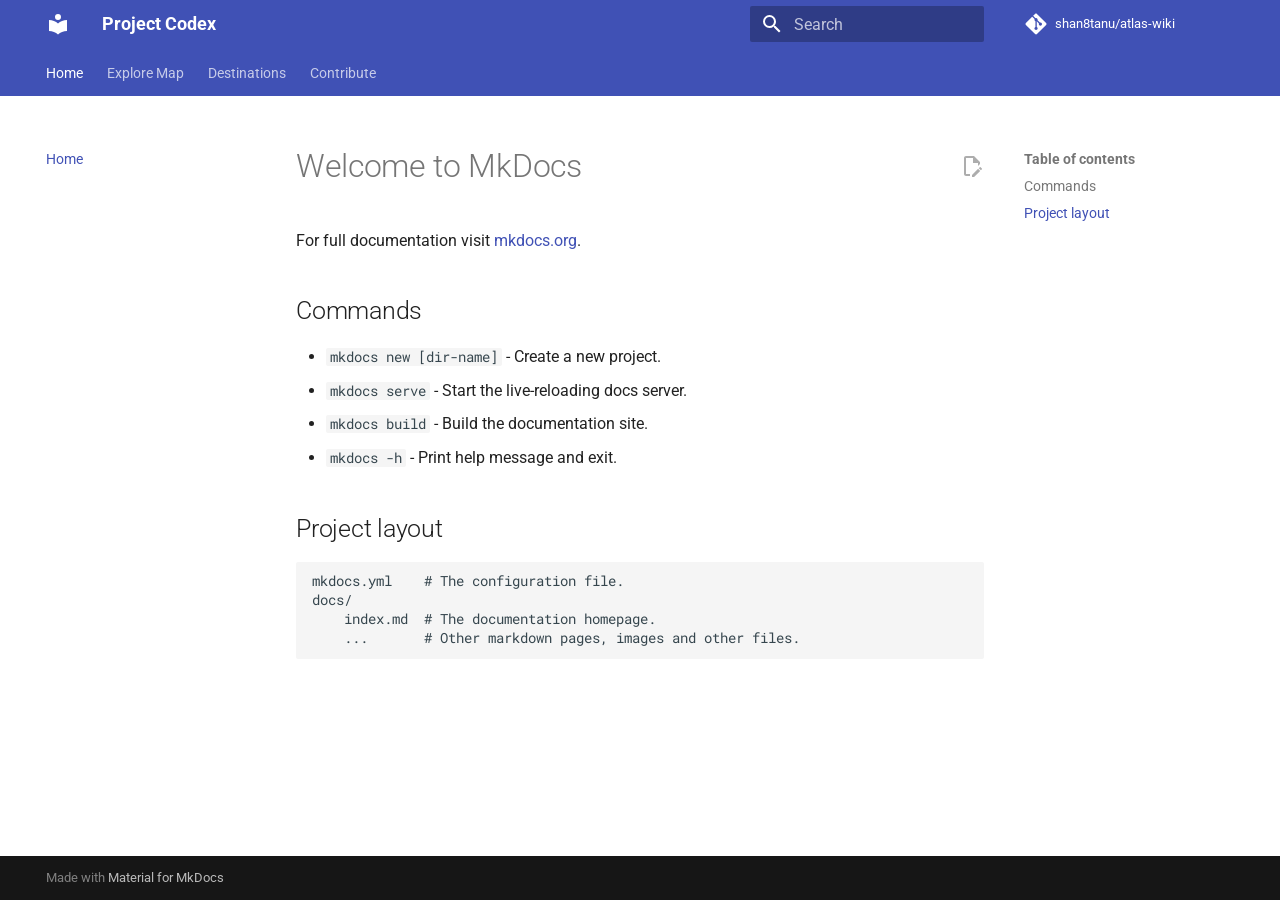
<file: index.html>
<!doctype html>
<html lang="en" class="no-js">
  <head>
    
      <meta charset="utf-8">
      <meta name="viewport" content="width=device-width,initial-scale=1">
      
        <meta name="description" content="The verifiable visa database for Indian citizens.">
      
      
      
      
      
        <link rel="next" href="map/">
      
      
        
      
      
      <link rel="icon" href="assets/images/favicon.png">
      <meta name="generator" content="mkdocs-1.6.1, mkdocs-material-9.7.3">
    
    
      
        <title>Project Codex</title>
      
    
    
      <link rel="stylesheet" href="assets/stylesheets/main.484c7ddc.min.css">
      
      


    
    
      
    
    
      
        
        
        <link rel="preconnect" href="https://fonts.gstatic.com" crossorigin>
        <link rel="stylesheet" href="https://fonts.googleapis.com/css?family=Roboto:300,300i,400,400i,700,700i%7CRoboto+Mono:400,400i,700,700i&display=fallback">
        <style>:root{--md-text-font:"Roboto";--md-code-font:"Roboto Mono"}</style>
      
    
    
      <link rel="stylesheet" href="stylesheets/map.css">
    
    <script>__md_scope=new URL(".",location),__md_hash=e=>[...e].reduce(((e,_)=>(e<<5)-e+_.charCodeAt(0)),0),__md_get=(e,_=localStorage,t=__md_scope)=>JSON.parse(_.getItem(t.pathname+"."+e)),__md_set=(e,_,t=localStorage,a=__md_scope)=>{try{t.setItem(a.pathname+"."+e,JSON.stringify(_))}catch(e){}}</script>
    
      

    
    
  </head>
  
  
    <body dir="ltr">
  
    
    <input class="md-toggle" data-md-toggle="drawer" type="checkbox" id="__drawer" autocomplete="off">
    <input class="md-toggle" data-md-toggle="search" type="checkbox" id="__search" autocomplete="off">
    <label class="md-overlay" for="__drawer"></label>
    <div data-md-component="skip">
      
        
        <a href="#welcome-to-mkdocs" class="md-skip">
          Skip to content
        </a>
      
    </div>
    <div data-md-component="announce">
      
    </div>
    
    
      

<header class="md-header" data-md-component="header">
  <nav class="md-header__inner md-grid" aria-label="Header">
    <a href="." title="Project Codex" class="md-header__button md-logo" aria-label="Project Codex" data-md-component="logo">
      
  
  <svg xmlns="http://www.w3.org/2000/svg" viewBox="0 0 24 24"><path d="M12 8a3 3 0 0 0 3-3 3 3 0 0 0-3-3 3 3 0 0 0-3 3 3 3 0 0 0 3 3m0 3.54C9.64 9.35 6.5 8 3 8v11c3.5 0 6.64 1.35 9 3.54 2.36-2.19 5.5-3.54 9-3.54V8c-3.5 0-6.64 1.35-9 3.54"/></svg>

    </a>
    <label class="md-header__button md-icon" for="__drawer">
      
      <svg xmlns="http://www.w3.org/2000/svg" viewBox="0 0 24 24"><path d="M3 6h18v2H3zm0 5h18v2H3zm0 5h18v2H3z"/></svg>
    </label>
    <div class="md-header__title" data-md-component="header-title">
      <div class="md-header__ellipsis">
        <div class="md-header__topic">
          <span class="md-ellipsis">
            Project Codex
          </span>
        </div>
        <div class="md-header__topic" data-md-component="header-topic">
          <span class="md-ellipsis">
            
              Home
            
          </span>
        </div>
      </div>
    </div>
    
    
      <script>var palette=__md_get("__palette");if(palette&&palette.color){if("(prefers-color-scheme)"===palette.color.media){var media=matchMedia("(prefers-color-scheme: light)"),input=document.querySelector(media.matches?"[data-md-color-media='(prefers-color-scheme: light)']":"[data-md-color-media='(prefers-color-scheme: dark)']");palette.color.media=input.getAttribute("data-md-color-media"),palette.color.scheme=input.getAttribute("data-md-color-scheme"),palette.color.primary=input.getAttribute("data-md-color-primary"),palette.color.accent=input.getAttribute("data-md-color-accent")}for(var[key,value]of Object.entries(palette.color))document.body.setAttribute("data-md-color-"+key,value)}</script>
    
    
    
      
      
        <label class="md-header__button md-icon" for="__search">
          
          <svg xmlns="http://www.w3.org/2000/svg" viewBox="0 0 24 24"><path d="M9.5 3A6.5 6.5 0 0 1 16 9.5c0 1.61-.59 3.09-1.56 4.23l.27.27h.79l5 5-1.5 1.5-5-5v-.79l-.27-.27A6.52 6.52 0 0 1 9.5 16 6.5 6.5 0 0 1 3 9.5 6.5 6.5 0 0 1 9.5 3m0 2C7 5 5 7 5 9.5S7 14 9.5 14 14 12 14 9.5 12 5 9.5 5"/></svg>
        </label>
        <div class="md-search" data-md-component="search" role="dialog">
  <label class="md-search__overlay" for="__search"></label>
  <div class="md-search__inner" role="search">
    <form class="md-search__form" name="search">
      <input type="text" class="md-search__input" name="query" aria-label="Search" placeholder="Search" autocapitalize="off" autocorrect="off" autocomplete="off" spellcheck="false" data-md-component="search-query" required>
      <label class="md-search__icon md-icon" for="__search">
        
        <svg xmlns="http://www.w3.org/2000/svg" viewBox="0 0 24 24"><path d="M9.5 3A6.5 6.5 0 0 1 16 9.5c0 1.61-.59 3.09-1.56 4.23l.27.27h.79l5 5-1.5 1.5-5-5v-.79l-.27-.27A6.52 6.52 0 0 1 9.5 16 6.5 6.5 0 0 1 3 9.5 6.5 6.5 0 0 1 9.5 3m0 2C7 5 5 7 5 9.5S7 14 9.5 14 14 12 14 9.5 12 5 9.5 5"/></svg>
        
        <svg xmlns="http://www.w3.org/2000/svg" viewBox="0 0 24 24"><path d="M20 11v2H8l5.5 5.5-1.42 1.42L4.16 12l7.92-7.92L13.5 5.5 8 11z"/></svg>
      </label>
      <nav class="md-search__options" aria-label="Search">
        
        <button type="reset" class="md-search__icon md-icon" title="Clear" aria-label="Clear" tabindex="-1">
          
          <svg xmlns="http://www.w3.org/2000/svg" viewBox="0 0 24 24"><path d="M19 6.41 17.59 5 12 10.59 6.41 5 5 6.41 10.59 12 5 17.59 6.41 19 12 13.41 17.59 19 19 17.59 13.41 12z"/></svg>
        </button>
      </nav>
      
    </form>
    <div class="md-search__output">
      <div class="md-search__scrollwrap" tabindex="0" data-md-scrollfix>
        <div class="md-search-result" data-md-component="search-result">
          <div class="md-search-result__meta">
            Initializing search
          </div>
          <ol class="md-search-result__list" role="presentation"></ol>
        </div>
      </div>
    </div>
  </div>
</div>
      
    
    
      <div class="md-header__source">
        <a href="https://github.com/shan8tanu/atlas-wiki" title="Go to repository" class="md-source" data-md-component="source">
  <div class="md-source__icon md-icon">
    
    <svg xmlns="http://www.w3.org/2000/svg" viewBox="0 0 448 512"><!--! Font Awesome Free 7.1.0 by @fontawesome - https://fontawesome.com License - https://fontawesome.com/license/free (Icons: CC BY 4.0, Fonts: SIL OFL 1.1, Code: MIT License) Copyright 2025 Fonticons, Inc.--><path d="M439.6 236.1 244 40.5c-5.4-5.5-12.8-8.5-20.4-8.5s-15 3-20.4 8.4L162.5 81l51.5 51.5c27.1-9.1 52.7 16.8 43.4 43.7l49.7 49.7c34.2-11.8 61.2 31 35.5 56.7-26.5 26.5-70.2-2.9-56-37.3L240.3 199v121.9c25.3 12.5 22.3 41.8 9.1 55-6.4 6.4-15.2 10.1-24.3 10.1s-17.8-3.6-24.3-10.1c-17.6-17.6-11.1-46.9 11.2-56v-123c-20.8-8.5-24.6-30.7-18.6-45L142.6 101 8.5 235.1C3 240.6 0 247.9 0 255.5s3 15 8.5 20.4l195.6 195.7c5.4 5.4 12.7 8.4 20.4 8.4s15-3 20.4-8.4l194.7-194.7c5.4-5.4 8.4-12.8 8.4-20.4s-3-15-8.4-20.4"/></svg>
  </div>
  <div class="md-source__repository">
    shan8tanu/atlas-wiki
  </div>
</a>
      </div>
    
  </nav>
  
</header>
    
    <div class="md-container" data-md-component="container">
      
      
        
          
            
<nav class="md-tabs" aria-label="Tabs" data-md-component="tabs">
  <div class="md-grid">
    <ul class="md-tabs__list">
      
        
  
  
  
    
  
  
    <li class="md-tabs__item md-tabs__item--active">
      <a href="." class="md-tabs__link">
        
  
  
    
  
  Home

      </a>
    </li>
  

      
        
  
  
  
  
    <li class="md-tabs__item">
      <a href="map/" class="md-tabs__link">
        
  
  
    
  
  Explore Map

      </a>
    </li>
  

      
        
  
  
  
  
    
    
      <li class="md-tabs__item">
        <a href="japan/" class="md-tabs__link">
          
  
  
  Destinations

        </a>
      </li>
    
  

      
        
  
  
  
  
    <li class="md-tabs__item">
      <a href="CONTRIBUTING/" class="md-tabs__link">
        
  
  
    
  
  Contribute

      </a>
    </li>
  

      
    </ul>
  </div>
</nav>
          
        
      
      <main class="md-main" data-md-component="main">
        <div class="md-main__inner md-grid">
          
            
              
              <div class="md-sidebar md-sidebar--primary" data-md-component="sidebar" data-md-type="navigation" >
                <div class="md-sidebar__scrollwrap">
                  <div class="md-sidebar__inner">
                    


  


<nav class="md-nav md-nav--primary md-nav--lifted" aria-label="Navigation" data-md-level="0">
  <label class="md-nav__title" for="__drawer">
    <a href="." title="Project Codex" class="md-nav__button md-logo" aria-label="Project Codex" data-md-component="logo">
      
  
  <svg xmlns="http://www.w3.org/2000/svg" viewBox="0 0 24 24"><path d="M12 8a3 3 0 0 0 3-3 3 3 0 0 0-3-3 3 3 0 0 0-3 3 3 3 0 0 0 3 3m0 3.54C9.64 9.35 6.5 8 3 8v11c3.5 0 6.64 1.35 9 3.54 2.36-2.19 5.5-3.54 9-3.54V8c-3.5 0-6.64 1.35-9 3.54"/></svg>

    </a>
    Project Codex
  </label>
  
    <div class="md-nav__source">
      <a href="https://github.com/shan8tanu/atlas-wiki" title="Go to repository" class="md-source" data-md-component="source">
  <div class="md-source__icon md-icon">
    
    <svg xmlns="http://www.w3.org/2000/svg" viewBox="0 0 448 512"><!--! Font Awesome Free 7.1.0 by @fontawesome - https://fontawesome.com License - https://fontawesome.com/license/free (Icons: CC BY 4.0, Fonts: SIL OFL 1.1, Code: MIT License) Copyright 2025 Fonticons, Inc.--><path d="M439.6 236.1 244 40.5c-5.4-5.5-12.8-8.5-20.4-8.5s-15 3-20.4 8.4L162.5 81l51.5 51.5c27.1-9.1 52.7 16.8 43.4 43.7l49.7 49.7c34.2-11.8 61.2 31 35.5 56.7-26.5 26.5-70.2-2.9-56-37.3L240.3 199v121.9c25.3 12.5 22.3 41.8 9.1 55-6.4 6.4-15.2 10.1-24.3 10.1s-17.8-3.6-24.3-10.1c-17.6-17.6-11.1-46.9 11.2-56v-123c-20.8-8.5-24.6-30.7-18.6-45L142.6 101 8.5 235.1C3 240.6 0 247.9 0 255.5s3 15 8.5 20.4l195.6 195.7c5.4 5.4 12.7 8.4 20.4 8.4s15-3 20.4-8.4l194.7-194.7c5.4-5.4 8.4-12.8 8.4-20.4s-3-15-8.4-20.4"/></svg>
  </div>
  <div class="md-source__repository">
    shan8tanu/atlas-wiki
  </div>
</a>
    </div>
  
  <ul class="md-nav__list" data-md-scrollfix>
    
      
      
  
  
    
  
  
  
    <li class="md-nav__item md-nav__item--active">
      
      <input class="md-nav__toggle md-toggle" type="checkbox" id="__toc">
      
      
        
      
      
        <label class="md-nav__link md-nav__link--active" for="__toc">
          
  
  
  <span class="md-ellipsis">
    
  
    Home
  

    
  </span>
  
  

          <span class="md-nav__icon md-icon"></span>
        </label>
      
      <a href="." class="md-nav__link md-nav__link--active">
        
  
  
  <span class="md-ellipsis">
    
  
    Home
  

    
  </span>
  
  

      </a>
      
        

<nav class="md-nav md-nav--secondary" aria-label="Table of contents">
  
  
  
    
  
  
    <label class="md-nav__title" for="__toc">
      <span class="md-nav__icon md-icon"></span>
      Table of contents
    </label>
    <ul class="md-nav__list" data-md-component="toc" data-md-scrollfix>
      
        <li class="md-nav__item">
  <a href="#commands" class="md-nav__link">
    <span class="md-ellipsis">
      
        Commands
      
    </span>
  </a>
  
</li>
      
        <li class="md-nav__item">
  <a href="#project-layout" class="md-nav__link">
    <span class="md-ellipsis">
      
        Project layout
      
    </span>
  </a>
  
</li>
      
    </ul>
  
</nav>
      
    </li>
  

    
      
      
  
  
  
  
    <li class="md-nav__item">
      <a href="map/" class="md-nav__link">
        
  
  
  <span class="md-ellipsis">
    
  
    Explore Map
  

    
  </span>
  
  

      </a>
    </li>
  

    
      
      
  
  
  
  
    
    
    
    
      
      
        
      
    
    
    <li class="md-nav__item md-nav__item--nested">
      
        
        
        <input class="md-nav__toggle md-toggle " type="checkbox" id="__nav_3" >
        
          
          <label class="md-nav__link" for="__nav_3" id="__nav_3_label" tabindex="0">
            
  
  
  <span class="md-ellipsis">
    
  
    Destinations
  

    
  </span>
  
  

            <span class="md-nav__icon md-icon"></span>
          </label>
        
        <nav class="md-nav" data-md-level="1" aria-labelledby="__nav_3_label" aria-expanded="false">
          <label class="md-nav__title" for="__nav_3">
            <span class="md-nav__icon md-icon"></span>
            
  
    Destinations
  

          </label>
          <ul class="md-nav__list" data-md-scrollfix>
            
              
                
  
  
  
  
    <li class="md-nav__item">
      <a href="japan/" class="md-nav__link">
        
  
  
  <span class="md-ellipsis">
    
  
    Japan
  

    
  </span>
  
  

      </a>
    </li>
  

              
            
          </ul>
        </nav>
      
    </li>
  

    
      
      
  
  
  
  
    <li class="md-nav__item">
      <a href="CONTRIBUTING/" class="md-nav__link">
        
  
  
  <span class="md-ellipsis">
    
  
    Contribute
  

    
  </span>
  
  

      </a>
    </li>
  

    
  </ul>
</nav>
                  </div>
                </div>
              </div>
            
            
              
              <div class="md-sidebar md-sidebar--secondary" data-md-component="sidebar" data-md-type="toc" >
                <div class="md-sidebar__scrollwrap">
                  <div class="md-sidebar__inner">
                    

<nav class="md-nav md-nav--secondary" aria-label="Table of contents">
  
  
  
    
  
  
    <label class="md-nav__title" for="__toc">
      <span class="md-nav__icon md-icon"></span>
      Table of contents
    </label>
    <ul class="md-nav__list" data-md-component="toc" data-md-scrollfix>
      
        <li class="md-nav__item">
  <a href="#commands" class="md-nav__link">
    <span class="md-ellipsis">
      
        Commands
      
    </span>
  </a>
  
</li>
      
        <li class="md-nav__item">
  <a href="#project-layout" class="md-nav__link">
    <span class="md-ellipsis">
      
        Project layout
      
    </span>
  </a>
  
</li>
      
    </ul>
  
</nav>
                  </div>
                </div>
              </div>
            
          
          
            <div class="md-content" data-md-component="content">
              
              <article class="md-content__inner md-typeset">
                
                  


  
    <a href="https://github.com/shan8tanu/atlas-wiki/edit/main/index.md" title="Edit this page" class="md-content__button md-icon" rel="edit">
      
      <svg xmlns="http://www.w3.org/2000/svg" viewBox="0 0 24 24"><path d="M10 20H6V4h7v5h5v3.1l2-2V8l-6-6H6c-1.1 0-2 .9-2 2v16c0 1.1.9 2 2 2h4zm10.2-7c.1 0 .3.1.4.2l1.3 1.3c.2.2.2.6 0 .8l-1 1-2.1-2.1 1-1c.1-.1.2-.2.4-.2m0 3.9L14.1 23H12v-2.1l6.1-6.1z"/></svg>
    </a>
  
  


<h1 id="welcome-to-mkdocs">Welcome to MkDocs</h1>
<p>For full documentation visit <a href="https://www.mkdocs.org">mkdocs.org</a>.</p>
<h2 id="commands">Commands</h2>
<ul>
<li><code>mkdocs new [dir-name]</code> - Create a new project.</li>
<li><code>mkdocs serve</code> - Start the live-reloading docs server.</li>
<li><code>mkdocs build</code> - Build the documentation site.</li>
<li><code>mkdocs -h</code> - Print help message and exit.</li>
</ul>
<h2 id="project-layout">Project layout</h2>
<pre><code>mkdocs.yml    # The configuration file.
docs/
    index.md  # The documentation homepage.
    ...       # Other markdown pages, images and other files.
</code></pre>












                
              </article>
            </div>
          
          
<script>var target=document.getElementById(location.hash.slice(1));target&&target.name&&(target.checked=target.name.startsWith("__tabbed_"))</script>
        </div>
        
      </main>
      
        <footer class="md-footer">
  
  <div class="md-footer-meta md-typeset">
    <div class="md-footer-meta__inner md-grid">
      <div class="md-copyright">
  
  
    Made with
    <a href="https://squidfunk.github.io/mkdocs-material/" target="_blank" rel="noopener">
      Material for MkDocs
    </a>
  
</div>
      
    </div>
  </div>
</footer>
      
    </div>
    <div class="md-dialog" data-md-component="dialog">
      <div class="md-dialog__inner md-typeset"></div>
    </div>
    
    
    
      
      
      <script id="__config" type="application/json">{"annotate": null, "base": ".", "features": ["navigation.tabs", "navigation.sections", "content.action.edit"], "search": "assets/javascripts/workers/search.2c215733.min.js", "tags": null, "translations": {"clipboard.copied": "Copied to clipboard", "clipboard.copy": "Copy to clipboard", "search.result.more.one": "1 more on this page", "search.result.more.other": "# more on this page", "search.result.none": "No matching documents", "search.result.one": "1 matching document", "search.result.other": "# matching documents", "search.result.placeholder": "Type to start searching", "search.result.term.missing": "Missing", "select.version": "Select version"}, "version": null}</script>
    
    
      <script src="assets/javascripts/bundle.79ae519e.min.js"></script>
      
        <script src="javascripts/map.js"></script>
      
    
  </body>
</html>
</file>
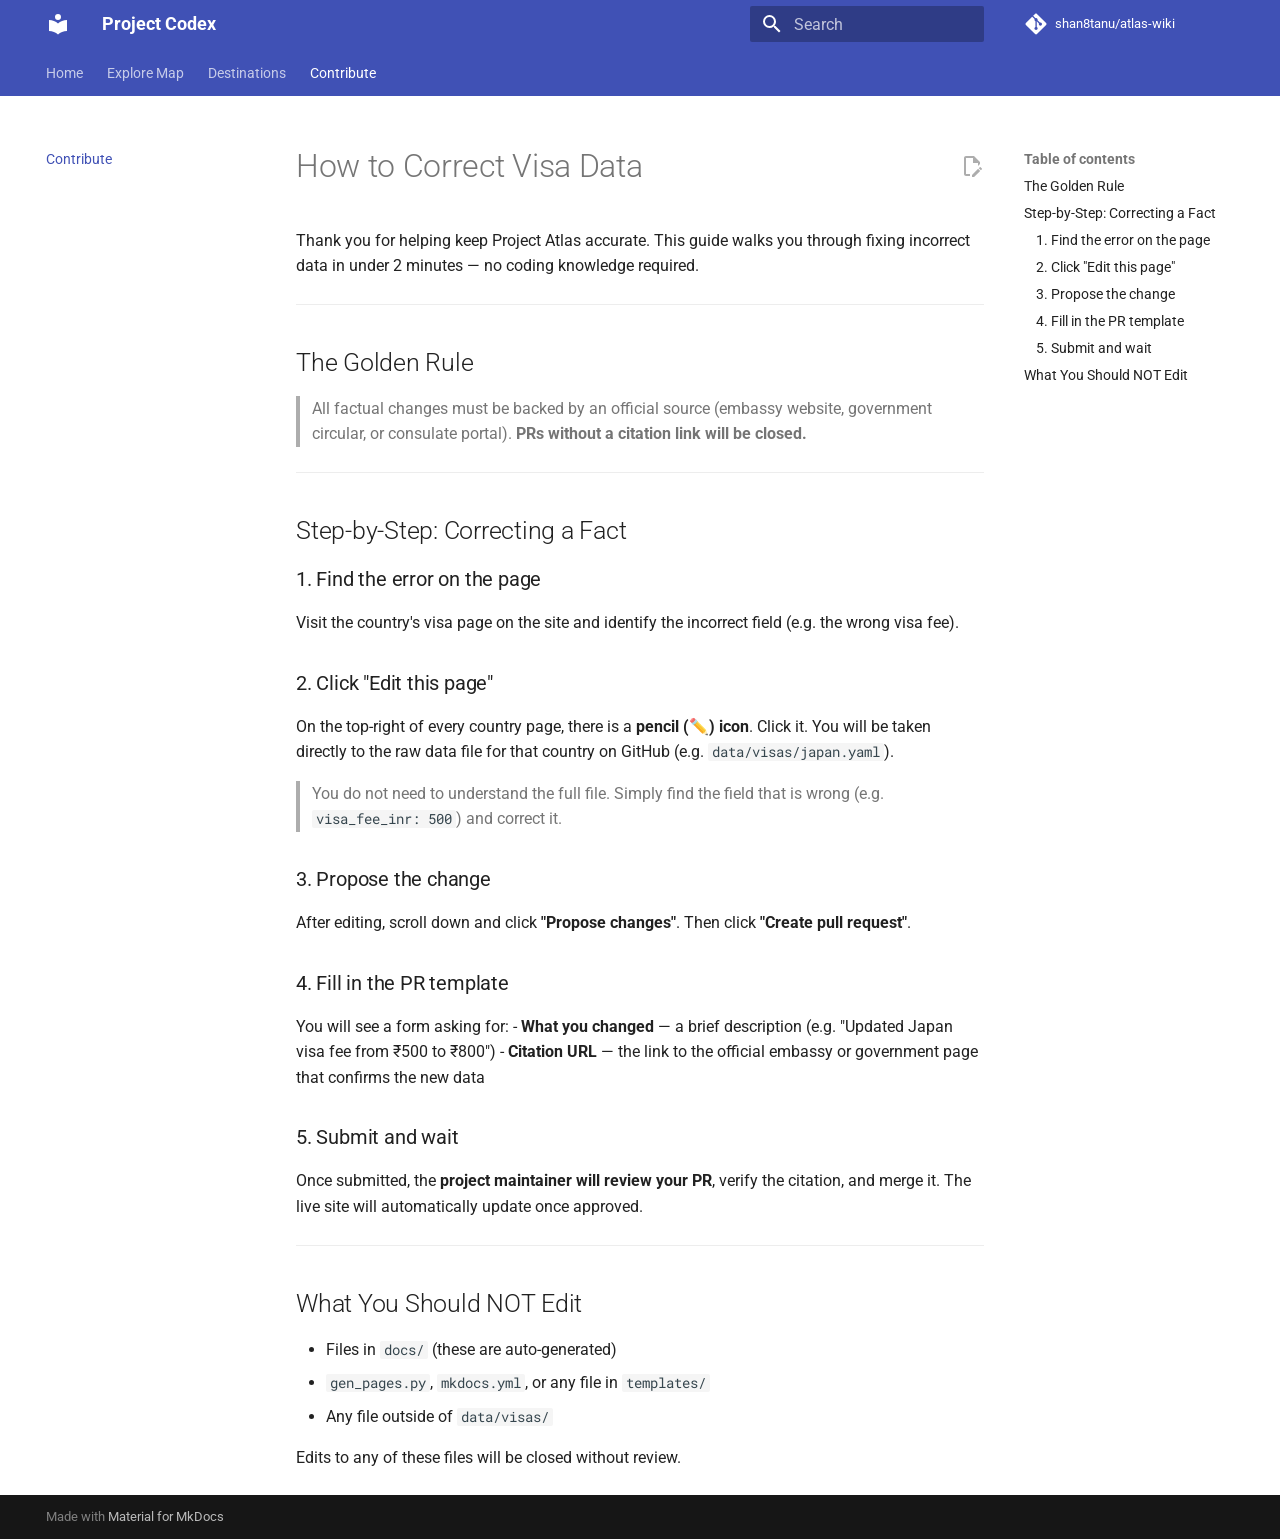
<file: CONTRIBUTING/index.html>
<!doctype html>
<html lang="en" class="no-js">
  <head>
    
      <meta charset="utf-8">
      <meta name="viewport" content="width=device-width,initial-scale=1">
      
        <meta name="description" content="The verifiable visa database for Indian citizens.">
      
      
      
      
        <link rel="prev" href="../japan/">
      
      
      
        
      
      
      <link rel="icon" href="../assets/images/favicon.png">
      <meta name="generator" content="mkdocs-1.6.1, mkdocs-material-9.7.3">
    
    
      
        <title>Contribute - Project Codex</title>
      
    
    
      <link rel="stylesheet" href="../assets/stylesheets/main.484c7ddc.min.css">
      
      


    
    
      
    
    
      
        
        
        <link rel="preconnect" href="https://fonts.gstatic.com" crossorigin>
        <link rel="stylesheet" href="https://fonts.googleapis.com/css?family=Roboto:300,300i,400,400i,700,700i%7CRoboto+Mono:400,400i,700,700i&display=fallback">
        <style>:root{--md-text-font:"Roboto";--md-code-font:"Roboto Mono"}</style>
      
    
    
      <link rel="stylesheet" href="../stylesheets/map.css">
    
    <script>__md_scope=new URL("..",location),__md_hash=e=>[...e].reduce(((e,_)=>(e<<5)-e+_.charCodeAt(0)),0),__md_get=(e,_=localStorage,t=__md_scope)=>JSON.parse(_.getItem(t.pathname+"."+e)),__md_set=(e,_,t=localStorage,a=__md_scope)=>{try{t.setItem(a.pathname+"."+e,JSON.stringify(_))}catch(e){}}</script>
    
      

    
    
  </head>
  
  
    <body dir="ltr">
  
    
    <input class="md-toggle" data-md-toggle="drawer" type="checkbox" id="__drawer" autocomplete="off">
    <input class="md-toggle" data-md-toggle="search" type="checkbox" id="__search" autocomplete="off">
    <label class="md-overlay" for="__drawer"></label>
    <div data-md-component="skip">
      
        
        <a href="#how-to-correct-visa-data" class="md-skip">
          Skip to content
        </a>
      
    </div>
    <div data-md-component="announce">
      
    </div>
    
    
      

<header class="md-header" data-md-component="header">
  <nav class="md-header__inner md-grid" aria-label="Header">
    <a href=".." title="Project Codex" class="md-header__button md-logo" aria-label="Project Codex" data-md-component="logo">
      
  
  <svg xmlns="http://www.w3.org/2000/svg" viewBox="0 0 24 24"><path d="M12 8a3 3 0 0 0 3-3 3 3 0 0 0-3-3 3 3 0 0 0-3 3 3 3 0 0 0 3 3m0 3.54C9.64 9.35 6.5 8 3 8v11c3.5 0 6.64 1.35 9 3.54 2.36-2.19 5.5-3.54 9-3.54V8c-3.5 0-6.64 1.35-9 3.54"/></svg>

    </a>
    <label class="md-header__button md-icon" for="__drawer">
      
      <svg xmlns="http://www.w3.org/2000/svg" viewBox="0 0 24 24"><path d="M3 6h18v2H3zm0 5h18v2H3zm0 5h18v2H3z"/></svg>
    </label>
    <div class="md-header__title" data-md-component="header-title">
      <div class="md-header__ellipsis">
        <div class="md-header__topic">
          <span class="md-ellipsis">
            Project Codex
          </span>
        </div>
        <div class="md-header__topic" data-md-component="header-topic">
          <span class="md-ellipsis">
            
              Contribute
            
          </span>
        </div>
      </div>
    </div>
    
    
      <script>var palette=__md_get("__palette");if(palette&&palette.color){if("(prefers-color-scheme)"===palette.color.media){var media=matchMedia("(prefers-color-scheme: light)"),input=document.querySelector(media.matches?"[data-md-color-media='(prefers-color-scheme: light)']":"[data-md-color-media='(prefers-color-scheme: dark)']");palette.color.media=input.getAttribute("data-md-color-media"),palette.color.scheme=input.getAttribute("data-md-color-scheme"),palette.color.primary=input.getAttribute("data-md-color-primary"),palette.color.accent=input.getAttribute("data-md-color-accent")}for(var[key,value]of Object.entries(palette.color))document.body.setAttribute("data-md-color-"+key,value)}</script>
    
    
    
      
      
        <label class="md-header__button md-icon" for="__search">
          
          <svg xmlns="http://www.w3.org/2000/svg" viewBox="0 0 24 24"><path d="M9.5 3A6.5 6.5 0 0 1 16 9.5c0 1.61-.59 3.09-1.56 4.23l.27.27h.79l5 5-1.5 1.5-5-5v-.79l-.27-.27A6.52 6.52 0 0 1 9.5 16 6.5 6.5 0 0 1 3 9.5 6.5 6.5 0 0 1 9.5 3m0 2C7 5 5 7 5 9.5S7 14 9.5 14 14 12 14 9.5 12 5 9.5 5"/></svg>
        </label>
        <div class="md-search" data-md-component="search" role="dialog">
  <label class="md-search__overlay" for="__search"></label>
  <div class="md-search__inner" role="search">
    <form class="md-search__form" name="search">
      <input type="text" class="md-search__input" name="query" aria-label="Search" placeholder="Search" autocapitalize="off" autocorrect="off" autocomplete="off" spellcheck="false" data-md-component="search-query" required>
      <label class="md-search__icon md-icon" for="__search">
        
        <svg xmlns="http://www.w3.org/2000/svg" viewBox="0 0 24 24"><path d="M9.5 3A6.5 6.5 0 0 1 16 9.5c0 1.61-.59 3.09-1.56 4.23l.27.27h.79l5 5-1.5 1.5-5-5v-.79l-.27-.27A6.52 6.52 0 0 1 9.5 16 6.5 6.5 0 0 1 3 9.5 6.5 6.5 0 0 1 9.5 3m0 2C7 5 5 7 5 9.5S7 14 9.5 14 14 12 14 9.5 12 5 9.5 5"/></svg>
        
        <svg xmlns="http://www.w3.org/2000/svg" viewBox="0 0 24 24"><path d="M20 11v2H8l5.5 5.5-1.42 1.42L4.16 12l7.92-7.92L13.5 5.5 8 11z"/></svg>
      </label>
      <nav class="md-search__options" aria-label="Search">
        
        <button type="reset" class="md-search__icon md-icon" title="Clear" aria-label="Clear" tabindex="-1">
          
          <svg xmlns="http://www.w3.org/2000/svg" viewBox="0 0 24 24"><path d="M19 6.41 17.59 5 12 10.59 6.41 5 5 6.41 10.59 12 5 17.59 6.41 19 12 13.41 17.59 19 19 17.59 13.41 12z"/></svg>
        </button>
      </nav>
      
    </form>
    <div class="md-search__output">
      <div class="md-search__scrollwrap" tabindex="0" data-md-scrollfix>
        <div class="md-search-result" data-md-component="search-result">
          <div class="md-search-result__meta">
            Initializing search
          </div>
          <ol class="md-search-result__list" role="presentation"></ol>
        </div>
      </div>
    </div>
  </div>
</div>
      
    
    
      <div class="md-header__source">
        <a href="https://github.com/shan8tanu/atlas-wiki" title="Go to repository" class="md-source" data-md-component="source">
  <div class="md-source__icon md-icon">
    
    <svg xmlns="http://www.w3.org/2000/svg" viewBox="0 0 448 512"><!--! Font Awesome Free 7.1.0 by @fontawesome - https://fontawesome.com License - https://fontawesome.com/license/free (Icons: CC BY 4.0, Fonts: SIL OFL 1.1, Code: MIT License) Copyright 2025 Fonticons, Inc.--><path d="M439.6 236.1 244 40.5c-5.4-5.5-12.8-8.5-20.4-8.5s-15 3-20.4 8.4L162.5 81l51.5 51.5c27.1-9.1 52.7 16.8 43.4 43.7l49.7 49.7c34.2-11.8 61.2 31 35.5 56.7-26.5 26.5-70.2-2.9-56-37.3L240.3 199v121.9c25.3 12.5 22.3 41.8 9.1 55-6.4 6.4-15.2 10.1-24.3 10.1s-17.8-3.6-24.3-10.1c-17.6-17.6-11.1-46.9 11.2-56v-123c-20.8-8.5-24.6-30.7-18.6-45L142.6 101 8.5 235.1C3 240.6 0 247.9 0 255.5s3 15 8.5 20.4l195.6 195.7c5.4 5.4 12.7 8.4 20.4 8.4s15-3 20.4-8.4l194.7-194.7c5.4-5.4 8.4-12.8 8.4-20.4s-3-15-8.4-20.4"/></svg>
  </div>
  <div class="md-source__repository">
    shan8tanu/atlas-wiki
  </div>
</a>
      </div>
    
  </nav>
  
</header>
    
    <div class="md-container" data-md-component="container">
      
      
        
          
            
<nav class="md-tabs" aria-label="Tabs" data-md-component="tabs">
  <div class="md-grid">
    <ul class="md-tabs__list">
      
        
  
  
  
  
    <li class="md-tabs__item">
      <a href=".." class="md-tabs__link">
        
  
  
    
  
  Home

      </a>
    </li>
  

      
        
  
  
  
  
    <li class="md-tabs__item">
      <a href="../map/" class="md-tabs__link">
        
  
  
    
  
  Explore Map

      </a>
    </li>
  

      
        
  
  
  
  
    
    
      <li class="md-tabs__item">
        <a href="../japan/" class="md-tabs__link">
          
  
  
  Destinations

        </a>
      </li>
    
  

      
        
  
  
  
    
  
  
    <li class="md-tabs__item md-tabs__item--active">
      <a href="./" class="md-tabs__link">
        
  
  
    
  
  Contribute

      </a>
    </li>
  

      
    </ul>
  </div>
</nav>
          
        
      
      <main class="md-main" data-md-component="main">
        <div class="md-main__inner md-grid">
          
            
              
              <div class="md-sidebar md-sidebar--primary" data-md-component="sidebar" data-md-type="navigation" >
                <div class="md-sidebar__scrollwrap">
                  <div class="md-sidebar__inner">
                    


  


<nav class="md-nav md-nav--primary md-nav--lifted" aria-label="Navigation" data-md-level="0">
  <label class="md-nav__title" for="__drawer">
    <a href=".." title="Project Codex" class="md-nav__button md-logo" aria-label="Project Codex" data-md-component="logo">
      
  
  <svg xmlns="http://www.w3.org/2000/svg" viewBox="0 0 24 24"><path d="M12 8a3 3 0 0 0 3-3 3 3 0 0 0-3-3 3 3 0 0 0-3 3 3 3 0 0 0 3 3m0 3.54C9.64 9.35 6.5 8 3 8v11c3.5 0 6.64 1.35 9 3.54 2.36-2.19 5.5-3.54 9-3.54V8c-3.5 0-6.64 1.35-9 3.54"/></svg>

    </a>
    Project Codex
  </label>
  
    <div class="md-nav__source">
      <a href="https://github.com/shan8tanu/atlas-wiki" title="Go to repository" class="md-source" data-md-component="source">
  <div class="md-source__icon md-icon">
    
    <svg xmlns="http://www.w3.org/2000/svg" viewBox="0 0 448 512"><!--! Font Awesome Free 7.1.0 by @fontawesome - https://fontawesome.com License - https://fontawesome.com/license/free (Icons: CC BY 4.0, Fonts: SIL OFL 1.1, Code: MIT License) Copyright 2025 Fonticons, Inc.--><path d="M439.6 236.1 244 40.5c-5.4-5.5-12.8-8.5-20.4-8.5s-15 3-20.4 8.4L162.5 81l51.5 51.5c27.1-9.1 52.7 16.8 43.4 43.7l49.7 49.7c34.2-11.8 61.2 31 35.5 56.7-26.5 26.5-70.2-2.9-56-37.3L240.3 199v121.9c25.3 12.5 22.3 41.8 9.1 55-6.4 6.4-15.2 10.1-24.3 10.1s-17.8-3.6-24.3-10.1c-17.6-17.6-11.1-46.9 11.2-56v-123c-20.8-8.5-24.6-30.7-18.6-45L142.6 101 8.5 235.1C3 240.6 0 247.9 0 255.5s3 15 8.5 20.4l195.6 195.7c5.4 5.4 12.7 8.4 20.4 8.4s15-3 20.4-8.4l194.7-194.7c5.4-5.4 8.4-12.8 8.4-20.4s-3-15-8.4-20.4"/></svg>
  </div>
  <div class="md-source__repository">
    shan8tanu/atlas-wiki
  </div>
</a>
    </div>
  
  <ul class="md-nav__list" data-md-scrollfix>
    
      
      
  
  
  
  
    <li class="md-nav__item">
      <a href=".." class="md-nav__link">
        
  
  
  <span class="md-ellipsis">
    
  
    Home
  

    
  </span>
  
  

      </a>
    </li>
  

    
      
      
  
  
  
  
    <li class="md-nav__item">
      <a href="../map/" class="md-nav__link">
        
  
  
  <span class="md-ellipsis">
    
  
    Explore Map
  

    
  </span>
  
  

      </a>
    </li>
  

    
      
      
  
  
  
  
    
    
    
    
      
      
        
      
    
    
    <li class="md-nav__item md-nav__item--nested">
      
        
        
        <input class="md-nav__toggle md-toggle " type="checkbox" id="__nav_3" >
        
          
          <label class="md-nav__link" for="__nav_3" id="__nav_3_label" tabindex="0">
            
  
  
  <span class="md-ellipsis">
    
  
    Destinations
  

    
  </span>
  
  

            <span class="md-nav__icon md-icon"></span>
          </label>
        
        <nav class="md-nav" data-md-level="1" aria-labelledby="__nav_3_label" aria-expanded="false">
          <label class="md-nav__title" for="__nav_3">
            <span class="md-nav__icon md-icon"></span>
            
  
    Destinations
  

          </label>
          <ul class="md-nav__list" data-md-scrollfix>
            
              
                
  
  
  
  
    <li class="md-nav__item">
      <a href="../japan/" class="md-nav__link">
        
  
  
  <span class="md-ellipsis">
    
  
    Japan
  

    
  </span>
  
  

      </a>
    </li>
  

              
            
          </ul>
        </nav>
      
    </li>
  

    
      
      
  
  
    
  
  
  
    <li class="md-nav__item md-nav__item--active">
      
      <input class="md-nav__toggle md-toggle" type="checkbox" id="__toc">
      
      
        
      
      
        <label class="md-nav__link md-nav__link--active" for="__toc">
          
  
  
  <span class="md-ellipsis">
    
  
    Contribute
  

    
  </span>
  
  

          <span class="md-nav__icon md-icon"></span>
        </label>
      
      <a href="./" class="md-nav__link md-nav__link--active">
        
  
  
  <span class="md-ellipsis">
    
  
    Contribute
  

    
  </span>
  
  

      </a>
      
        

<nav class="md-nav md-nav--secondary" aria-label="Table of contents">
  
  
  
    
  
  
    <label class="md-nav__title" for="__toc">
      <span class="md-nav__icon md-icon"></span>
      Table of contents
    </label>
    <ul class="md-nav__list" data-md-component="toc" data-md-scrollfix>
      
        <li class="md-nav__item">
  <a href="#the-golden-rule" class="md-nav__link">
    <span class="md-ellipsis">
      
        The Golden Rule
      
    </span>
  </a>
  
</li>
      
        <li class="md-nav__item">
  <a href="#step-by-step-correcting-a-fact" class="md-nav__link">
    <span class="md-ellipsis">
      
        Step-by-Step: Correcting a Fact
      
    </span>
  </a>
  
    <nav class="md-nav" aria-label="Step-by-Step: Correcting a Fact">
      <ul class="md-nav__list">
        
          <li class="md-nav__item">
  <a href="#1-find-the-error-on-the-page" class="md-nav__link">
    <span class="md-ellipsis">
      
        1. Find the error on the page
      
    </span>
  </a>
  
</li>
        
          <li class="md-nav__item">
  <a href="#2-click-edit-this-page" class="md-nav__link">
    <span class="md-ellipsis">
      
        2. Click "Edit this page"
      
    </span>
  </a>
  
</li>
        
          <li class="md-nav__item">
  <a href="#3-propose-the-change" class="md-nav__link">
    <span class="md-ellipsis">
      
        3. Propose the change
      
    </span>
  </a>
  
</li>
        
          <li class="md-nav__item">
  <a href="#4-fill-in-the-pr-template" class="md-nav__link">
    <span class="md-ellipsis">
      
        4. Fill in the PR template
      
    </span>
  </a>
  
</li>
        
          <li class="md-nav__item">
  <a href="#5-submit-and-wait" class="md-nav__link">
    <span class="md-ellipsis">
      
        5. Submit and wait
      
    </span>
  </a>
  
</li>
        
      </ul>
    </nav>
  
</li>
      
        <li class="md-nav__item">
  <a href="#what-you-should-not-edit" class="md-nav__link">
    <span class="md-ellipsis">
      
        What You Should NOT Edit
      
    </span>
  </a>
  
</li>
      
    </ul>
  
</nav>
      
    </li>
  

    
  </ul>
</nav>
                  </div>
                </div>
              </div>
            
            
              
              <div class="md-sidebar md-sidebar--secondary" data-md-component="sidebar" data-md-type="toc" >
                <div class="md-sidebar__scrollwrap">
                  <div class="md-sidebar__inner">
                    

<nav class="md-nav md-nav--secondary" aria-label="Table of contents">
  
  
  
    
  
  
    <label class="md-nav__title" for="__toc">
      <span class="md-nav__icon md-icon"></span>
      Table of contents
    </label>
    <ul class="md-nav__list" data-md-component="toc" data-md-scrollfix>
      
        <li class="md-nav__item">
  <a href="#the-golden-rule" class="md-nav__link">
    <span class="md-ellipsis">
      
        The Golden Rule
      
    </span>
  </a>
  
</li>
      
        <li class="md-nav__item">
  <a href="#step-by-step-correcting-a-fact" class="md-nav__link">
    <span class="md-ellipsis">
      
        Step-by-Step: Correcting a Fact
      
    </span>
  </a>
  
    <nav class="md-nav" aria-label="Step-by-Step: Correcting a Fact">
      <ul class="md-nav__list">
        
          <li class="md-nav__item">
  <a href="#1-find-the-error-on-the-page" class="md-nav__link">
    <span class="md-ellipsis">
      
        1. Find the error on the page
      
    </span>
  </a>
  
</li>
        
          <li class="md-nav__item">
  <a href="#2-click-edit-this-page" class="md-nav__link">
    <span class="md-ellipsis">
      
        2. Click "Edit this page"
      
    </span>
  </a>
  
</li>
        
          <li class="md-nav__item">
  <a href="#3-propose-the-change" class="md-nav__link">
    <span class="md-ellipsis">
      
        3. Propose the change
      
    </span>
  </a>
  
</li>
        
          <li class="md-nav__item">
  <a href="#4-fill-in-the-pr-template" class="md-nav__link">
    <span class="md-ellipsis">
      
        4. Fill in the PR template
      
    </span>
  </a>
  
</li>
        
          <li class="md-nav__item">
  <a href="#5-submit-and-wait" class="md-nav__link">
    <span class="md-ellipsis">
      
        5. Submit and wait
      
    </span>
  </a>
  
</li>
        
      </ul>
    </nav>
  
</li>
      
        <li class="md-nav__item">
  <a href="#what-you-should-not-edit" class="md-nav__link">
    <span class="md-ellipsis">
      
        What You Should NOT Edit
      
    </span>
  </a>
  
</li>
      
    </ul>
  
</nav>
                  </div>
                </div>
              </div>
            
          
          
            <div class="md-content" data-md-component="content">
              
              <article class="md-content__inner md-typeset">
                
                  


  
    <a href="https://github.com/shan8tanu/atlas-wiki/edit/main/CONTRIBUTING.md" title="Edit this page" class="md-content__button md-icon" rel="edit">
      
      <svg xmlns="http://www.w3.org/2000/svg" viewBox="0 0 24 24"><path d="M10 20H6V4h7v5h5v3.1l2-2V8l-6-6H6c-1.1 0-2 .9-2 2v16c0 1.1.9 2 2 2h4zm10.2-7c.1 0 .3.1.4.2l1.3 1.3c.2.2.2.6 0 .8l-1 1-2.1-2.1 1-1c.1-.1.2-.2.4-.2m0 3.9L14.1 23H12v-2.1l6.1-6.1z"/></svg>
    </a>
  
  


<h1 id="how-to-correct-visa-data">How to Correct Visa Data</h1>
<p>Thank you for helping keep Project Atlas accurate. This guide walks you through fixing incorrect data in under 2 minutes — no coding knowledge required.</p>
<hr />
<h2 id="the-golden-rule">The Golden Rule</h2>
<blockquote>
<p>All factual changes must be backed by an official source (embassy website, government circular, or consulate portal). <strong>PRs without a citation link will be closed.</strong></p>
</blockquote>
<hr />
<h2 id="step-by-step-correcting-a-fact">Step-by-Step: Correcting a Fact</h2>
<h3 id="1-find-the-error-on-the-page">1. Find the error on the page</h3>
<p>Visit the country's visa page on the site and identify the incorrect field (e.g. the wrong visa fee).</p>
<h3 id="2-click-edit-this-page">2. Click "Edit this page"</h3>
<p>On the top-right of every country page, there is a <strong>pencil (✏️) icon</strong>. Click it. You will be taken directly to the raw data file for that country on GitHub (e.g. <code>data/visas/japan.yaml</code>).</p>
<blockquote>
<p>You do not need to understand the full file. Simply find the field that is wrong (e.g. <code>visa_fee_inr: 500</code>) and correct it.</p>
</blockquote>
<h3 id="3-propose-the-change">3. Propose the change</h3>
<p>After editing, scroll down and click <strong>"Propose changes"</strong>. Then click <strong>"Create pull request"</strong>.</p>
<h3 id="4-fill-in-the-pr-template">4. Fill in the PR template</h3>
<p>You will see a form asking for:
- <strong>What you changed</strong> — a brief description (e.g. "Updated Japan visa fee from ₹500 to ₹800")
- <strong>Citation URL</strong> — the link to the official embassy or government page that confirms the new data</p>
<h3 id="5-submit-and-wait">5. Submit and wait</h3>
<p>Once submitted, the <strong>project maintainer will review your PR</strong>, verify the citation, and merge it. The live site will automatically update once approved.</p>
<hr />
<h2 id="what-you-should-not-edit">What You Should NOT Edit</h2>
<ul>
<li>Files in <code>docs/</code> (these are auto-generated)</li>
<li><code>gen_pages.py</code>, <code>mkdocs.yml</code>, or any file in <code>templates/</code></li>
<li>Any file outside of <code>data/visas/</code></li>
</ul>
<p>Edits to any of these files will be closed without review.</p>












                
              </article>
            </div>
          
          
<script>var target=document.getElementById(location.hash.slice(1));target&&target.name&&(target.checked=target.name.startsWith("__tabbed_"))</script>
        </div>
        
      </main>
      
        <footer class="md-footer">
  
  <div class="md-footer-meta md-typeset">
    <div class="md-footer-meta__inner md-grid">
      <div class="md-copyright">
  
  
    Made with
    <a href="https://squidfunk.github.io/mkdocs-material/" target="_blank" rel="noopener">
      Material for MkDocs
    </a>
  
</div>
      
    </div>
  </div>
</footer>
      
    </div>
    <div class="md-dialog" data-md-component="dialog">
      <div class="md-dialog__inner md-typeset"></div>
    </div>
    
    
    
      
      
      <script id="__config" type="application/json">{"annotate": null, "base": "..", "features": ["navigation.tabs", "navigation.sections", "content.action.edit"], "search": "../assets/javascripts/workers/search.2c215733.min.js", "tags": null, "translations": {"clipboard.copied": "Copied to clipboard", "clipboard.copy": "Copy to clipboard", "search.result.more.one": "1 more on this page", "search.result.more.other": "# more on this page", "search.result.none": "No matching documents", "search.result.one": "1 matching document", "search.result.other": "# matching documents", "search.result.placeholder": "Type to start searching", "search.result.term.missing": "Missing", "select.version": "Select version"}, "version": null}</script>
    
    
      <script src="../assets/javascripts/bundle.79ae519e.min.js"></script>
      
        <script src="../javascripts/map.js"></script>
      
    
  </body>
</html>
</file>
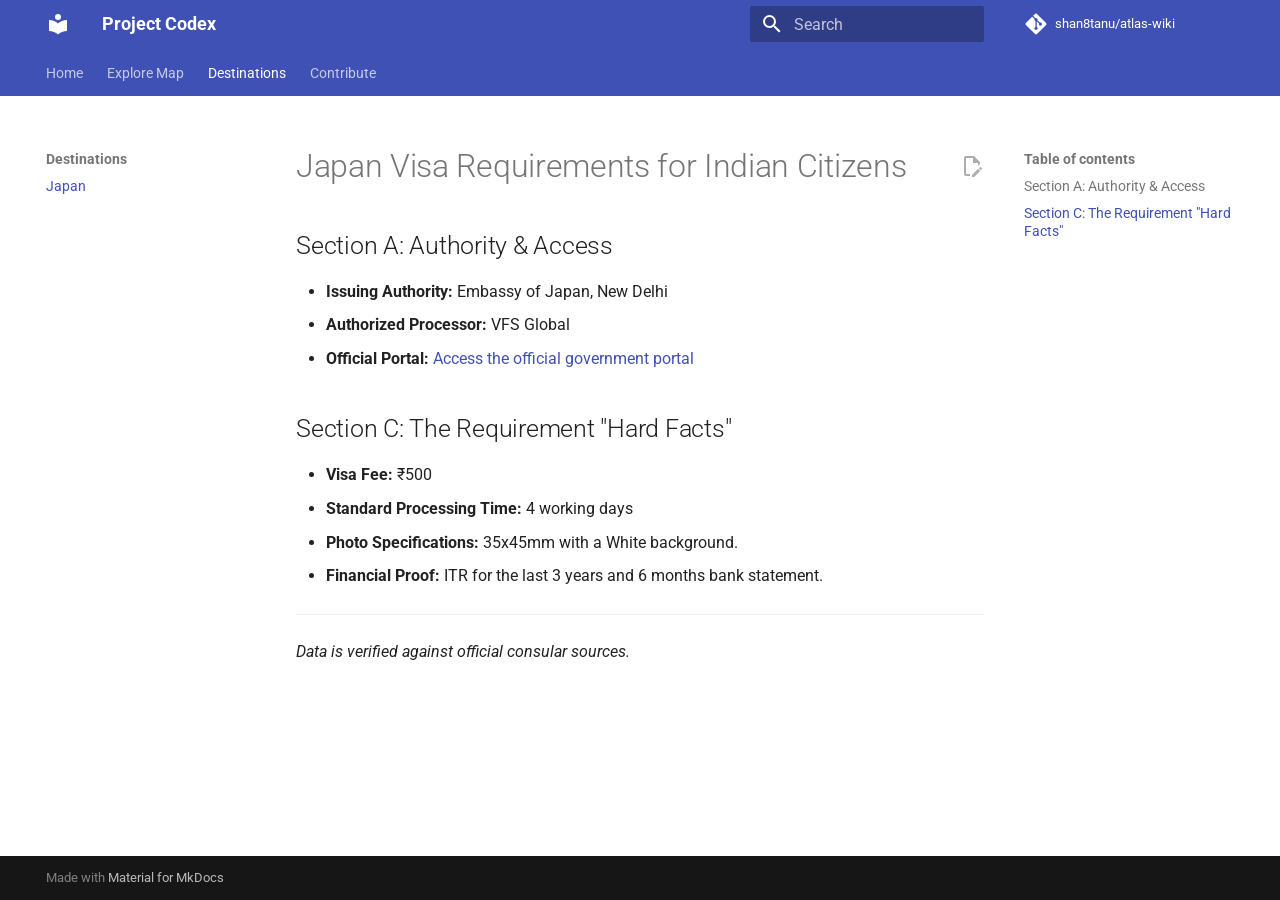
<file: japan/index.html>
<!doctype html>
<html lang="en" class="no-js">
  <head>
    
      <meta charset="utf-8">
      <meta name="viewport" content="width=device-width,initial-scale=1">
      
        <meta name="description" content="The verifiable visa database for Indian citizens.">
      
      
      
      
        <link rel="prev" href="../map/">
      
      
        <link rel="next" href="../CONTRIBUTING/">
      
      
        
      
      
      <link rel="icon" href="../assets/images/favicon.png">
      <meta name="generator" content="mkdocs-1.6.1, mkdocs-material-9.7.3">
    
    
      
        <title>Japan - Project Codex</title>
      
    
    
      <link rel="stylesheet" href="../assets/stylesheets/main.484c7ddc.min.css">
      
      


    
    
      
    
    
      
        
        
        <link rel="preconnect" href="https://fonts.gstatic.com" crossorigin>
        <link rel="stylesheet" href="https://fonts.googleapis.com/css?family=Roboto:300,300i,400,400i,700,700i%7CRoboto+Mono:400,400i,700,700i&display=fallback">
        <style>:root{--md-text-font:"Roboto";--md-code-font:"Roboto Mono"}</style>
      
    
    
      <link rel="stylesheet" href="../stylesheets/map.css">
    
    <script>__md_scope=new URL("..",location),__md_hash=e=>[...e].reduce(((e,_)=>(e<<5)-e+_.charCodeAt(0)),0),__md_get=(e,_=localStorage,t=__md_scope)=>JSON.parse(_.getItem(t.pathname+"."+e)),__md_set=(e,_,t=localStorage,a=__md_scope)=>{try{t.setItem(a.pathname+"."+e,JSON.stringify(_))}catch(e){}}</script>
    
      

    
    
  </head>
  
  
    <body dir="ltr">
  
    
    <input class="md-toggle" data-md-toggle="drawer" type="checkbox" id="__drawer" autocomplete="off">
    <input class="md-toggle" data-md-toggle="search" type="checkbox" id="__search" autocomplete="off">
    <label class="md-overlay" for="__drawer"></label>
    <div data-md-component="skip">
      
        
        <a href="#japan-visa-requirements-for-indian-citizens" class="md-skip">
          Skip to content
        </a>
      
    </div>
    <div data-md-component="announce">
      
    </div>
    
    
      

<header class="md-header" data-md-component="header">
  <nav class="md-header__inner md-grid" aria-label="Header">
    <a href=".." title="Project Codex" class="md-header__button md-logo" aria-label="Project Codex" data-md-component="logo">
      
  
  <svg xmlns="http://www.w3.org/2000/svg" viewBox="0 0 24 24"><path d="M12 8a3 3 0 0 0 3-3 3 3 0 0 0-3-3 3 3 0 0 0-3 3 3 3 0 0 0 3 3m0 3.54C9.64 9.35 6.5 8 3 8v11c3.5 0 6.64 1.35 9 3.54 2.36-2.19 5.5-3.54 9-3.54V8c-3.5 0-6.64 1.35-9 3.54"/></svg>

    </a>
    <label class="md-header__button md-icon" for="__drawer">
      
      <svg xmlns="http://www.w3.org/2000/svg" viewBox="0 0 24 24"><path d="M3 6h18v2H3zm0 5h18v2H3zm0 5h18v2H3z"/></svg>
    </label>
    <div class="md-header__title" data-md-component="header-title">
      <div class="md-header__ellipsis">
        <div class="md-header__topic">
          <span class="md-ellipsis">
            Project Codex
          </span>
        </div>
        <div class="md-header__topic" data-md-component="header-topic">
          <span class="md-ellipsis">
            
              Japan
            
          </span>
        </div>
      </div>
    </div>
    
    
      <script>var palette=__md_get("__palette");if(palette&&palette.color){if("(prefers-color-scheme)"===palette.color.media){var media=matchMedia("(prefers-color-scheme: light)"),input=document.querySelector(media.matches?"[data-md-color-media='(prefers-color-scheme: light)']":"[data-md-color-media='(prefers-color-scheme: dark)']");palette.color.media=input.getAttribute("data-md-color-media"),palette.color.scheme=input.getAttribute("data-md-color-scheme"),palette.color.primary=input.getAttribute("data-md-color-primary"),palette.color.accent=input.getAttribute("data-md-color-accent")}for(var[key,value]of Object.entries(palette.color))document.body.setAttribute("data-md-color-"+key,value)}</script>
    
    
    
      
      
        <label class="md-header__button md-icon" for="__search">
          
          <svg xmlns="http://www.w3.org/2000/svg" viewBox="0 0 24 24"><path d="M9.5 3A6.5 6.5 0 0 1 16 9.5c0 1.61-.59 3.09-1.56 4.23l.27.27h.79l5 5-1.5 1.5-5-5v-.79l-.27-.27A6.52 6.52 0 0 1 9.5 16 6.5 6.5 0 0 1 3 9.5 6.5 6.5 0 0 1 9.5 3m0 2C7 5 5 7 5 9.5S7 14 9.5 14 14 12 14 9.5 12 5 9.5 5"/></svg>
        </label>
        <div class="md-search" data-md-component="search" role="dialog">
  <label class="md-search__overlay" for="__search"></label>
  <div class="md-search__inner" role="search">
    <form class="md-search__form" name="search">
      <input type="text" class="md-search__input" name="query" aria-label="Search" placeholder="Search" autocapitalize="off" autocorrect="off" autocomplete="off" spellcheck="false" data-md-component="search-query" required>
      <label class="md-search__icon md-icon" for="__search">
        
        <svg xmlns="http://www.w3.org/2000/svg" viewBox="0 0 24 24"><path d="M9.5 3A6.5 6.5 0 0 1 16 9.5c0 1.61-.59 3.09-1.56 4.23l.27.27h.79l5 5-1.5 1.5-5-5v-.79l-.27-.27A6.52 6.52 0 0 1 9.5 16 6.5 6.5 0 0 1 3 9.5 6.5 6.5 0 0 1 9.5 3m0 2C7 5 5 7 5 9.5S7 14 9.5 14 14 12 14 9.5 12 5 9.5 5"/></svg>
        
        <svg xmlns="http://www.w3.org/2000/svg" viewBox="0 0 24 24"><path d="M20 11v2H8l5.5 5.5-1.42 1.42L4.16 12l7.92-7.92L13.5 5.5 8 11z"/></svg>
      </label>
      <nav class="md-search__options" aria-label="Search">
        
        <button type="reset" class="md-search__icon md-icon" title="Clear" aria-label="Clear" tabindex="-1">
          
          <svg xmlns="http://www.w3.org/2000/svg" viewBox="0 0 24 24"><path d="M19 6.41 17.59 5 12 10.59 6.41 5 5 6.41 10.59 12 5 17.59 6.41 19 12 13.41 17.59 19 19 17.59 13.41 12z"/></svg>
        </button>
      </nav>
      
    </form>
    <div class="md-search__output">
      <div class="md-search__scrollwrap" tabindex="0" data-md-scrollfix>
        <div class="md-search-result" data-md-component="search-result">
          <div class="md-search-result__meta">
            Initializing search
          </div>
          <ol class="md-search-result__list" role="presentation"></ol>
        </div>
      </div>
    </div>
  </div>
</div>
      
    
    
      <div class="md-header__source">
        <a href="https://github.com/shan8tanu/atlas-wiki" title="Go to repository" class="md-source" data-md-component="source">
  <div class="md-source__icon md-icon">
    
    <svg xmlns="http://www.w3.org/2000/svg" viewBox="0 0 448 512"><!--! Font Awesome Free 7.1.0 by @fontawesome - https://fontawesome.com License - https://fontawesome.com/license/free (Icons: CC BY 4.0, Fonts: SIL OFL 1.1, Code: MIT License) Copyright 2025 Fonticons, Inc.--><path d="M439.6 236.1 244 40.5c-5.4-5.5-12.8-8.5-20.4-8.5s-15 3-20.4 8.4L162.5 81l51.5 51.5c27.1-9.1 52.7 16.8 43.4 43.7l49.7 49.7c34.2-11.8 61.2 31 35.5 56.7-26.5 26.5-70.2-2.9-56-37.3L240.3 199v121.9c25.3 12.5 22.3 41.8 9.1 55-6.4 6.4-15.2 10.1-24.3 10.1s-17.8-3.6-24.3-10.1c-17.6-17.6-11.1-46.9 11.2-56v-123c-20.8-8.5-24.6-30.7-18.6-45L142.6 101 8.5 235.1C3 240.6 0 247.9 0 255.5s3 15 8.5 20.4l195.6 195.7c5.4 5.4 12.7 8.4 20.4 8.4s15-3 20.4-8.4l194.7-194.7c5.4-5.4 8.4-12.8 8.4-20.4s-3-15-8.4-20.4"/></svg>
  </div>
  <div class="md-source__repository">
    shan8tanu/atlas-wiki
  </div>
</a>
      </div>
    
  </nav>
  
</header>
    
    <div class="md-container" data-md-component="container">
      
      
        
          
            
<nav class="md-tabs" aria-label="Tabs" data-md-component="tabs">
  <div class="md-grid">
    <ul class="md-tabs__list">
      
        
  
  
  
  
    <li class="md-tabs__item">
      <a href=".." class="md-tabs__link">
        
  
  
    
  
  Home

      </a>
    </li>
  

      
        
  
  
  
  
    <li class="md-tabs__item">
      <a href="../map/" class="md-tabs__link">
        
  
  
    
  
  Explore Map

      </a>
    </li>
  

      
        
  
  
  
    
  
  
    
    
      <li class="md-tabs__item md-tabs__item--active">
        <a href="./" class="md-tabs__link">
          
  
  
  Destinations

        </a>
      </li>
    
  

      
        
  
  
  
  
    <li class="md-tabs__item">
      <a href="../CONTRIBUTING/" class="md-tabs__link">
        
  
  
    
  
  Contribute

      </a>
    </li>
  

      
    </ul>
  </div>
</nav>
          
        
      
      <main class="md-main" data-md-component="main">
        <div class="md-main__inner md-grid">
          
            
              
              <div class="md-sidebar md-sidebar--primary" data-md-component="sidebar" data-md-type="navigation" >
                <div class="md-sidebar__scrollwrap">
                  <div class="md-sidebar__inner">
                    


  


<nav class="md-nav md-nav--primary md-nav--lifted" aria-label="Navigation" data-md-level="0">
  <label class="md-nav__title" for="__drawer">
    <a href=".." title="Project Codex" class="md-nav__button md-logo" aria-label="Project Codex" data-md-component="logo">
      
  
  <svg xmlns="http://www.w3.org/2000/svg" viewBox="0 0 24 24"><path d="M12 8a3 3 0 0 0 3-3 3 3 0 0 0-3-3 3 3 0 0 0-3 3 3 3 0 0 0 3 3m0 3.54C9.64 9.35 6.5 8 3 8v11c3.5 0 6.64 1.35 9 3.54 2.36-2.19 5.5-3.54 9-3.54V8c-3.5 0-6.64 1.35-9 3.54"/></svg>

    </a>
    Project Codex
  </label>
  
    <div class="md-nav__source">
      <a href="https://github.com/shan8tanu/atlas-wiki" title="Go to repository" class="md-source" data-md-component="source">
  <div class="md-source__icon md-icon">
    
    <svg xmlns="http://www.w3.org/2000/svg" viewBox="0 0 448 512"><!--! Font Awesome Free 7.1.0 by @fontawesome - https://fontawesome.com License - https://fontawesome.com/license/free (Icons: CC BY 4.0, Fonts: SIL OFL 1.1, Code: MIT License) Copyright 2025 Fonticons, Inc.--><path d="M439.6 236.1 244 40.5c-5.4-5.5-12.8-8.5-20.4-8.5s-15 3-20.4 8.4L162.5 81l51.5 51.5c27.1-9.1 52.7 16.8 43.4 43.7l49.7 49.7c34.2-11.8 61.2 31 35.5 56.7-26.5 26.5-70.2-2.9-56-37.3L240.3 199v121.9c25.3 12.5 22.3 41.8 9.1 55-6.4 6.4-15.2 10.1-24.3 10.1s-17.8-3.6-24.3-10.1c-17.6-17.6-11.1-46.9 11.2-56v-123c-20.8-8.5-24.6-30.7-18.6-45L142.6 101 8.5 235.1C3 240.6 0 247.9 0 255.5s3 15 8.5 20.4l195.6 195.7c5.4 5.4 12.7 8.4 20.4 8.4s15-3 20.4-8.4l194.7-194.7c5.4-5.4 8.4-12.8 8.4-20.4s-3-15-8.4-20.4"/></svg>
  </div>
  <div class="md-source__repository">
    shan8tanu/atlas-wiki
  </div>
</a>
    </div>
  
  <ul class="md-nav__list" data-md-scrollfix>
    
      
      
  
  
  
  
    <li class="md-nav__item">
      <a href=".." class="md-nav__link">
        
  
  
  <span class="md-ellipsis">
    
  
    Home
  

    
  </span>
  
  

      </a>
    </li>
  

    
      
      
  
  
  
  
    <li class="md-nav__item">
      <a href="../map/" class="md-nav__link">
        
  
  
  <span class="md-ellipsis">
    
  
    Explore Map
  

    
  </span>
  
  

      </a>
    </li>
  

    
      
      
  
  
    
  
  
  
    
    
    
    
      
        
        
      
      
        
      
    
    
    <li class="md-nav__item md-nav__item--active md-nav__item--section md-nav__item--nested">
      
        
        
        <input class="md-nav__toggle md-toggle " type="checkbox" id="__nav_3" checked>
        
          
          <label class="md-nav__link" for="__nav_3" id="__nav_3_label" tabindex="">
            
  
  
  <span class="md-ellipsis">
    
  
    Destinations
  

    
  </span>
  
  

            <span class="md-nav__icon md-icon"></span>
          </label>
        
        <nav class="md-nav" data-md-level="1" aria-labelledby="__nav_3_label" aria-expanded="true">
          <label class="md-nav__title" for="__nav_3">
            <span class="md-nav__icon md-icon"></span>
            
  
    Destinations
  

          </label>
          <ul class="md-nav__list" data-md-scrollfix>
            
              
                
  
  
    
  
  
  
    <li class="md-nav__item md-nav__item--active">
      
      <input class="md-nav__toggle md-toggle" type="checkbox" id="__toc">
      
      
        
      
      
        <label class="md-nav__link md-nav__link--active" for="__toc">
          
  
  
  <span class="md-ellipsis">
    
  
    Japan
  

    
  </span>
  
  

          <span class="md-nav__icon md-icon"></span>
        </label>
      
      <a href="./" class="md-nav__link md-nav__link--active">
        
  
  
  <span class="md-ellipsis">
    
  
    Japan
  

    
  </span>
  
  

      </a>
      
        

<nav class="md-nav md-nav--secondary" aria-label="Table of contents">
  
  
  
    
  
  
    <label class="md-nav__title" for="__toc">
      <span class="md-nav__icon md-icon"></span>
      Table of contents
    </label>
    <ul class="md-nav__list" data-md-component="toc" data-md-scrollfix>
      
        <li class="md-nav__item">
  <a href="#section-a-authority-access" class="md-nav__link">
    <span class="md-ellipsis">
      
        Section A: Authority &amp; Access
      
    </span>
  </a>
  
</li>
      
        <li class="md-nav__item">
  <a href="#section-c-the-requirement-hard-facts" class="md-nav__link">
    <span class="md-ellipsis">
      
        Section C: The Requirement "Hard Facts"
      
    </span>
  </a>
  
</li>
      
    </ul>
  
</nav>
      
    </li>
  

              
            
          </ul>
        </nav>
      
    </li>
  

    
      
      
  
  
  
  
    <li class="md-nav__item">
      <a href="../CONTRIBUTING/" class="md-nav__link">
        
  
  
  <span class="md-ellipsis">
    
  
    Contribute
  

    
  </span>
  
  

      </a>
    </li>
  

    
  </ul>
</nav>
                  </div>
                </div>
              </div>
            
            
              
              <div class="md-sidebar md-sidebar--secondary" data-md-component="sidebar" data-md-type="toc" >
                <div class="md-sidebar__scrollwrap">
                  <div class="md-sidebar__inner">
                    

<nav class="md-nav md-nav--secondary" aria-label="Table of contents">
  
  
  
    
  
  
    <label class="md-nav__title" for="__toc">
      <span class="md-nav__icon md-icon"></span>
      Table of contents
    </label>
    <ul class="md-nav__list" data-md-component="toc" data-md-scrollfix>
      
        <li class="md-nav__item">
  <a href="#section-a-authority-access" class="md-nav__link">
    <span class="md-ellipsis">
      
        Section A: Authority &amp; Access
      
    </span>
  </a>
  
</li>
      
        <li class="md-nav__item">
  <a href="#section-c-the-requirement-hard-facts" class="md-nav__link">
    <span class="md-ellipsis">
      
        Section C: The Requirement "Hard Facts"
      
    </span>
  </a>
  
</li>
      
    </ul>
  
</nav>
                  </div>
                </div>
              </div>
            
          
          
            <div class="md-content" data-md-component="content">
              
              <article class="md-content__inner md-typeset">
                
                  


  
    <a href="https://github.com/shan8tanu/atlas-wiki/edit/main/data/visas/japan.yaml" title="Edit this page" class="md-content__button md-icon" rel="edit">
      
      <svg xmlns="http://www.w3.org/2000/svg" viewBox="0 0 24 24"><path d="M10 20H6V4h7v5h5v3.1l2-2V8l-6-6H6c-1.1 0-2 .9-2 2v16c0 1.1.9 2 2 2h4zm10.2-7c.1 0 .3.1.4.2l1.3 1.3c.2.2.2.6 0 .8l-1 1-2.1-2.1 1-1c.1-.1.2-.2.4-.2m0 3.9L14.1 23H12v-2.1l6.1-6.1z"/></svg>
    </a>
  
  


<script type="application/ld+json">
{
  "@context": "https://schema.org",
  "@graph": [
    {
      "@type": "GovernmentService",
      "name": "Japan Visa Application Service",
      "provider": {
        "@type": "GovernmentOrganization",
        "name": "Embassy of Japan, New Delhi"
      },
      "areaServed": "India"
    }
  ]
}
</script>

<h1 id="japan-visa-requirements-for-indian-citizens">Japan Visa Requirements for Indian Citizens</h1>
<h2 id="section-a-authority-access">Section A: Authority &amp; Access</h2>
<ul>
<li><strong>Issuing Authority:</strong> Embassy of Japan, New Delhi</li>
<li><strong>Authorized Processor:</strong> VFS Global</li>
<li><strong>Official Portal:</strong> <a href="https://www.in.emb-japan.go.jp/itprtop_en/index.html">Access the official government portal</a></li>
</ul>
<h2 id="section-c-the-requirement-hard-facts">Section C: The Requirement "Hard Facts"</h2>
<ul>
<li><strong>Visa Fee:</strong> ₹500</li>
<li><strong>Standard Processing Time:</strong> 4 working days</li>
<li><strong>Photo Specifications:</strong> 35x45mm with a White background.</li>
<li><strong>Financial Proof:</strong> ITR for the last 3 years and 6 months bank statement.</li>
</ul>
<hr />
<p><em>Data is verified against official consular sources.</em></p>












                
              </article>
            </div>
          
          
<script>var target=document.getElementById(location.hash.slice(1));target&&target.name&&(target.checked=target.name.startsWith("__tabbed_"))</script>
        </div>
        
      </main>
      
        <footer class="md-footer">
  
  <div class="md-footer-meta md-typeset">
    <div class="md-footer-meta__inner md-grid">
      <div class="md-copyright">
  
  
    Made with
    <a href="https://squidfunk.github.io/mkdocs-material/" target="_blank" rel="noopener">
      Material for MkDocs
    </a>
  
</div>
      
    </div>
  </div>
</footer>
      
    </div>
    <div class="md-dialog" data-md-component="dialog">
      <div class="md-dialog__inner md-typeset"></div>
    </div>
    
    
    
      
      
      <script id="__config" type="application/json">{"annotate": null, "base": "..", "features": ["navigation.tabs", "navigation.sections", "content.action.edit"], "search": "../assets/javascripts/workers/search.2c215733.min.js", "tags": null, "translations": {"clipboard.copied": "Copied to clipboard", "clipboard.copy": "Copy to clipboard", "search.result.more.one": "1 more on this page", "search.result.more.other": "# more on this page", "search.result.none": "No matching documents", "search.result.one": "1 matching document", "search.result.other": "# matching documents", "search.result.placeholder": "Type to start searching", "search.result.term.missing": "Missing", "select.version": "Select version"}, "version": null}</script>
    
    
      <script src="../assets/javascripts/bundle.79ae519e.min.js"></script>
      
        <script src="../javascripts/map.js"></script>
      
    
  </body>
</html>
</file>
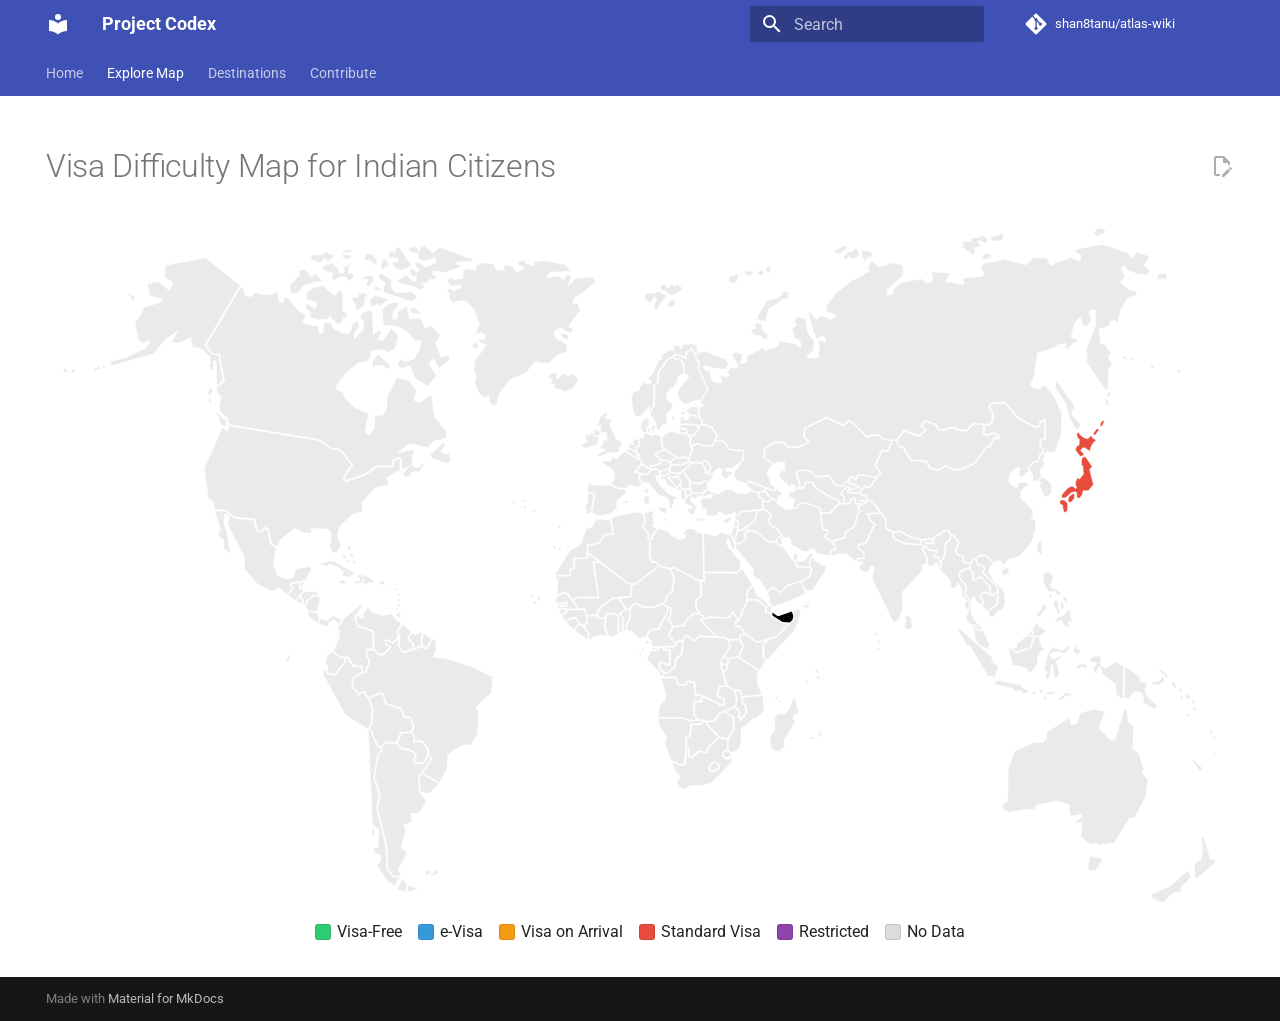
<file: map/index.html>
<!doctype html>
<html lang="en" class="no-js">
  <head>
    
      <meta charset="utf-8">
      <meta name="viewport" content="width=device-width,initial-scale=1">
      
        <meta name="description" content="The verifiable visa database for Indian citizens.">
      
      
      
      
        <link rel="prev" href="..">
      
      
        <link rel="next" href="../japan/">
      
      
        
      
      
      <link rel="icon" href="../assets/images/favicon.png">
      <meta name="generator" content="mkdocs-1.6.1, mkdocs-material-9.7.3">
    
    
      
        <title>Explore the Visa Map - Project Codex</title>
      
    
    
      <link rel="stylesheet" href="../assets/stylesheets/main.484c7ddc.min.css">
      
      


    
    
      
    
    
      
        
        
        <link rel="preconnect" href="https://fonts.gstatic.com" crossorigin>
        <link rel="stylesheet" href="https://fonts.googleapis.com/css?family=Roboto:300,300i,400,400i,700,700i%7CRoboto+Mono:400,400i,700,700i&display=fallback">
        <style>:root{--md-text-font:"Roboto";--md-code-font:"Roboto Mono"}</style>
      
    
    
      <link rel="stylesheet" href="../stylesheets/map.css">
    
    <script>__md_scope=new URL("..",location),__md_hash=e=>[...e].reduce(((e,_)=>(e<<5)-e+_.charCodeAt(0)),0),__md_get=(e,_=localStorage,t=__md_scope)=>JSON.parse(_.getItem(t.pathname+"."+e)),__md_set=(e,_,t=localStorage,a=__md_scope)=>{try{t.setItem(a.pathname+"."+e,JSON.stringify(_))}catch(e){}}</script>
    
      

    
    
  </head>
  
  
    <body dir="ltr">
  
    
    <input class="md-toggle" data-md-toggle="drawer" type="checkbox" id="__drawer" autocomplete="off">
    <input class="md-toggle" data-md-toggle="search" type="checkbox" id="__search" autocomplete="off">
    <label class="md-overlay" for="__drawer"></label>
    <div data-md-component="skip">
      
        
        <a href="#visa-difficulty-map-for-indian-citizens" class="md-skip">
          Skip to content
        </a>
      
    </div>
    <div data-md-component="announce">
      
    </div>
    
    
      

<header class="md-header" data-md-component="header">
  <nav class="md-header__inner md-grid" aria-label="Header">
    <a href=".." title="Project Codex" class="md-header__button md-logo" aria-label="Project Codex" data-md-component="logo">
      
  
  <svg xmlns="http://www.w3.org/2000/svg" viewBox="0 0 24 24"><path d="M12 8a3 3 0 0 0 3-3 3 3 0 0 0-3-3 3 3 0 0 0-3 3 3 3 0 0 0 3 3m0 3.54C9.64 9.35 6.5 8 3 8v11c3.5 0 6.64 1.35 9 3.54 2.36-2.19 5.5-3.54 9-3.54V8c-3.5 0-6.64 1.35-9 3.54"/></svg>

    </a>
    <label class="md-header__button md-icon" for="__drawer">
      
      <svg xmlns="http://www.w3.org/2000/svg" viewBox="0 0 24 24"><path d="M3 6h18v2H3zm0 5h18v2H3zm0 5h18v2H3z"/></svg>
    </label>
    <div class="md-header__title" data-md-component="header-title">
      <div class="md-header__ellipsis">
        <div class="md-header__topic">
          <span class="md-ellipsis">
            Project Codex
          </span>
        </div>
        <div class="md-header__topic" data-md-component="header-topic">
          <span class="md-ellipsis">
            
              Explore the Visa Map
            
          </span>
        </div>
      </div>
    </div>
    
    
      <script>var palette=__md_get("__palette");if(palette&&palette.color){if("(prefers-color-scheme)"===palette.color.media){var media=matchMedia("(prefers-color-scheme: light)"),input=document.querySelector(media.matches?"[data-md-color-media='(prefers-color-scheme: light)']":"[data-md-color-media='(prefers-color-scheme: dark)']");palette.color.media=input.getAttribute("data-md-color-media"),palette.color.scheme=input.getAttribute("data-md-color-scheme"),palette.color.primary=input.getAttribute("data-md-color-primary"),palette.color.accent=input.getAttribute("data-md-color-accent")}for(var[key,value]of Object.entries(palette.color))document.body.setAttribute("data-md-color-"+key,value)}</script>
    
    
    
      
      
        <label class="md-header__button md-icon" for="__search">
          
          <svg xmlns="http://www.w3.org/2000/svg" viewBox="0 0 24 24"><path d="M9.5 3A6.5 6.5 0 0 1 16 9.5c0 1.61-.59 3.09-1.56 4.23l.27.27h.79l5 5-1.5 1.5-5-5v-.79l-.27-.27A6.52 6.52 0 0 1 9.5 16 6.5 6.5 0 0 1 3 9.5 6.5 6.5 0 0 1 9.5 3m0 2C7 5 5 7 5 9.5S7 14 9.5 14 14 12 14 9.5 12 5 9.5 5"/></svg>
        </label>
        <div class="md-search" data-md-component="search" role="dialog">
  <label class="md-search__overlay" for="__search"></label>
  <div class="md-search__inner" role="search">
    <form class="md-search__form" name="search">
      <input type="text" class="md-search__input" name="query" aria-label="Search" placeholder="Search" autocapitalize="off" autocorrect="off" autocomplete="off" spellcheck="false" data-md-component="search-query" required>
      <label class="md-search__icon md-icon" for="__search">
        
        <svg xmlns="http://www.w3.org/2000/svg" viewBox="0 0 24 24"><path d="M9.5 3A6.5 6.5 0 0 1 16 9.5c0 1.61-.59 3.09-1.56 4.23l.27.27h.79l5 5-1.5 1.5-5-5v-.79l-.27-.27A6.52 6.52 0 0 1 9.5 16 6.5 6.5 0 0 1 3 9.5 6.5 6.5 0 0 1 9.5 3m0 2C7 5 5 7 5 9.5S7 14 9.5 14 14 12 14 9.5 12 5 9.5 5"/></svg>
        
        <svg xmlns="http://www.w3.org/2000/svg" viewBox="0 0 24 24"><path d="M20 11v2H8l5.5 5.5-1.42 1.42L4.16 12l7.92-7.92L13.5 5.5 8 11z"/></svg>
      </label>
      <nav class="md-search__options" aria-label="Search">
        
        <button type="reset" class="md-search__icon md-icon" title="Clear" aria-label="Clear" tabindex="-1">
          
          <svg xmlns="http://www.w3.org/2000/svg" viewBox="0 0 24 24"><path d="M19 6.41 17.59 5 12 10.59 6.41 5 5 6.41 10.59 12 5 17.59 6.41 19 12 13.41 17.59 19 19 17.59 13.41 12z"/></svg>
        </button>
      </nav>
      
    </form>
    <div class="md-search__output">
      <div class="md-search__scrollwrap" tabindex="0" data-md-scrollfix>
        <div class="md-search-result" data-md-component="search-result">
          <div class="md-search-result__meta">
            Initializing search
          </div>
          <ol class="md-search-result__list" role="presentation"></ol>
        </div>
      </div>
    </div>
  </div>
</div>
      
    
    
      <div class="md-header__source">
        <a href="https://github.com/shan8tanu/atlas-wiki" title="Go to repository" class="md-source" data-md-component="source">
  <div class="md-source__icon md-icon">
    
    <svg xmlns="http://www.w3.org/2000/svg" viewBox="0 0 448 512"><!--! Font Awesome Free 7.1.0 by @fontawesome - https://fontawesome.com License - https://fontawesome.com/license/free (Icons: CC BY 4.0, Fonts: SIL OFL 1.1, Code: MIT License) Copyright 2025 Fonticons, Inc.--><path d="M439.6 236.1 244 40.5c-5.4-5.5-12.8-8.5-20.4-8.5s-15 3-20.4 8.4L162.5 81l51.5 51.5c27.1-9.1 52.7 16.8 43.4 43.7l49.7 49.7c34.2-11.8 61.2 31 35.5 56.7-26.5 26.5-70.2-2.9-56-37.3L240.3 199v121.9c25.3 12.5 22.3 41.8 9.1 55-6.4 6.4-15.2 10.1-24.3 10.1s-17.8-3.6-24.3-10.1c-17.6-17.6-11.1-46.9 11.2-56v-123c-20.8-8.5-24.6-30.7-18.6-45L142.6 101 8.5 235.1C3 240.6 0 247.9 0 255.5s3 15 8.5 20.4l195.6 195.7c5.4 5.4 12.7 8.4 20.4 8.4s15-3 20.4-8.4l194.7-194.7c5.4-5.4 8.4-12.8 8.4-20.4s-3-15-8.4-20.4"/></svg>
  </div>
  <div class="md-source__repository">
    shan8tanu/atlas-wiki
  </div>
</a>
      </div>
    
  </nav>
  
</header>
    
    <div class="md-container" data-md-component="container">
      
      
        
          
            
<nav class="md-tabs" aria-label="Tabs" data-md-component="tabs">
  <div class="md-grid">
    <ul class="md-tabs__list">
      
        
  
  
  
  
    <li class="md-tabs__item">
      <a href=".." class="md-tabs__link">
        
  
  
    
  
  Home

      </a>
    </li>
  

      
        
  
  
  
    
  
  
    <li class="md-tabs__item md-tabs__item--active">
      <a href="./" class="md-tabs__link">
        
  
  
    
  
  Explore Map

      </a>
    </li>
  

      
        
  
  
  
  
    
    
      <li class="md-tabs__item">
        <a href="../japan/" class="md-tabs__link">
          
  
  
  Destinations

        </a>
      </li>
    
  

      
        
  
  
  
  
    <li class="md-tabs__item">
      <a href="../CONTRIBUTING/" class="md-tabs__link">
        
  
  
    
  
  Contribute

      </a>
    </li>
  

      
    </ul>
  </div>
</nav>
          
        
      
      <main class="md-main" data-md-component="main">
        <div class="md-main__inner md-grid">
          
            
              
                
              
              <div class="md-sidebar md-sidebar--primary" data-md-component="sidebar" data-md-type="navigation" hidden>
                <div class="md-sidebar__scrollwrap">
                  <div class="md-sidebar__inner">
                    


  


<nav class="md-nav md-nav--primary md-nav--lifted" aria-label="Navigation" data-md-level="0">
  <label class="md-nav__title" for="__drawer">
    <a href=".." title="Project Codex" class="md-nav__button md-logo" aria-label="Project Codex" data-md-component="logo">
      
  
  <svg xmlns="http://www.w3.org/2000/svg" viewBox="0 0 24 24"><path d="M12 8a3 3 0 0 0 3-3 3 3 0 0 0-3-3 3 3 0 0 0-3 3 3 3 0 0 0 3 3m0 3.54C9.64 9.35 6.5 8 3 8v11c3.5 0 6.64 1.35 9 3.54 2.36-2.19 5.5-3.54 9-3.54V8c-3.5 0-6.64 1.35-9 3.54"/></svg>

    </a>
    Project Codex
  </label>
  
    <div class="md-nav__source">
      <a href="https://github.com/shan8tanu/atlas-wiki" title="Go to repository" class="md-source" data-md-component="source">
  <div class="md-source__icon md-icon">
    
    <svg xmlns="http://www.w3.org/2000/svg" viewBox="0 0 448 512"><!--! Font Awesome Free 7.1.0 by @fontawesome - https://fontawesome.com License - https://fontawesome.com/license/free (Icons: CC BY 4.0, Fonts: SIL OFL 1.1, Code: MIT License) Copyright 2025 Fonticons, Inc.--><path d="M439.6 236.1 244 40.5c-5.4-5.5-12.8-8.5-20.4-8.5s-15 3-20.4 8.4L162.5 81l51.5 51.5c27.1-9.1 52.7 16.8 43.4 43.7l49.7 49.7c34.2-11.8 61.2 31 35.5 56.7-26.5 26.5-70.2-2.9-56-37.3L240.3 199v121.9c25.3 12.5 22.3 41.8 9.1 55-6.4 6.4-15.2 10.1-24.3 10.1s-17.8-3.6-24.3-10.1c-17.6-17.6-11.1-46.9 11.2-56v-123c-20.8-8.5-24.6-30.7-18.6-45L142.6 101 8.5 235.1C3 240.6 0 247.9 0 255.5s3 15 8.5 20.4l195.6 195.7c5.4 5.4 12.7 8.4 20.4 8.4s15-3 20.4-8.4l194.7-194.7c5.4-5.4 8.4-12.8 8.4-20.4s-3-15-8.4-20.4"/></svg>
  </div>
  <div class="md-source__repository">
    shan8tanu/atlas-wiki
  </div>
</a>
    </div>
  
  <ul class="md-nav__list" data-md-scrollfix>
    
      
      
  
  
  
  
    <li class="md-nav__item">
      <a href=".." class="md-nav__link">
        
  
  
  <span class="md-ellipsis">
    
  
    Home
  

    
  </span>
  
  

      </a>
    </li>
  

    
      
      
  
  
    
  
  
  
    <li class="md-nav__item md-nav__item--active">
      
      <input class="md-nav__toggle md-toggle" type="checkbox" id="__toc">
      
      
        
      
      
      <a href="./" class="md-nav__link md-nav__link--active">
        
  
  
  <span class="md-ellipsis">
    
  
    Explore Map
  

    
  </span>
  
  

      </a>
      
    </li>
  

    
      
      
  
  
  
  
    
    
    
    
      
      
        
      
    
    
    <li class="md-nav__item md-nav__item--nested">
      
        
        
        <input class="md-nav__toggle md-toggle " type="checkbox" id="__nav_3" >
        
          
          <label class="md-nav__link" for="__nav_3" id="__nav_3_label" tabindex="0">
            
  
  
  <span class="md-ellipsis">
    
  
    Destinations
  

    
  </span>
  
  

            <span class="md-nav__icon md-icon"></span>
          </label>
        
        <nav class="md-nav" data-md-level="1" aria-labelledby="__nav_3_label" aria-expanded="false">
          <label class="md-nav__title" for="__nav_3">
            <span class="md-nav__icon md-icon"></span>
            
  
    Destinations
  

          </label>
          <ul class="md-nav__list" data-md-scrollfix>
            
              
                
  
  
  
  
    <li class="md-nav__item">
      <a href="../japan/" class="md-nav__link">
        
  
  
  <span class="md-ellipsis">
    
  
    Japan
  

    
  </span>
  
  

      </a>
    </li>
  

              
            
          </ul>
        </nav>
      
    </li>
  

    
      
      
  
  
  
  
    <li class="md-nav__item">
      <a href="../CONTRIBUTING/" class="md-nav__link">
        
  
  
  <span class="md-ellipsis">
    
  
    Contribute
  

    
  </span>
  
  

      </a>
    </li>
  

    
  </ul>
</nav>
                  </div>
                </div>
              </div>
            
            
              
                
              
              <div class="md-sidebar md-sidebar--secondary" data-md-component="sidebar" data-md-type="toc" hidden>
                <div class="md-sidebar__scrollwrap">
                  <div class="md-sidebar__inner">
                    

<nav class="md-nav md-nav--secondary" aria-label="Table of contents">
  
  
  
    
  
  
</nav>
                  </div>
                </div>
              </div>
            
          
          
            <div class="md-content" data-md-component="content">
              
              <article class="md-content__inner md-typeset">
                
                  
  



  
    <a href="https://github.com/shan8tanu/atlas-wiki/edit/main/map.md" title="Edit this page" class="md-content__button md-icon" rel="edit">
      
      <svg xmlns="http://www.w3.org/2000/svg" viewBox="0 0 24 24"><path d="M10 20H6V4h7v5h5v3.1l2-2V8l-6-6H6c-1.1 0-2 .9-2 2v16c0 1.1.9 2 2 2h4zm10.2-7c.1 0 .3.1.4.2l1.3 1.3c.2.2.2.6 0 .8l-1 1-2.1-2.1 1-1c.1-.1.2-.2.4-.2m0 3.9L14.1 23H12v-2.1l6.1-6.1z"/></svg>
    </a>
  
  


<h1 id="visa-difficulty-map-for-indian-citizens">Visa Difficulty Map for Indian Citizens</h1>
<div class="map-container">
<div id="map-tooltip"></div>
<svg version="1.1"
     xmlns="http://www.w3.org/2000/svg"
     xmlns:xlink="http://www.w3.org/1999/xlink"
     x="0px"
     y="0px"
     width="784.077px"
     height="458.627px"
     viewBox="30.767 241.591 784.077 458.627"
     id="world-map">
<title>Simple World Map</title>
<desc>
    Author: Al MacDonald
    Editor: Fritz Lekschas
    License: CC BY-SA 3.0
    ID: ISO 3166-1 or "_[a-zA-Z]" if an ISO code is not available
</desc>
<g>
    <path id="_somaliland" d="M512.674,502.797l3.526,2.403l1.046-0.052l8.757-3.008l0.994,3.206l-0.701,2.706l-1.893,1.503l-4.729-0.302l-6.769-4.158L512.674,502.797L512.674,502.797z"/>
    <path id="ae" d="M528.466,468.135l0.753,3.008l8.522,0.752l0.596-6.172l1.644-0.897l0.448-2.257l-2.688,0.753l-2.99,4.521L528.466,468.135L528.466,468.135z"/>
    <path id="af" d="M545.85,435.383l1.374,10.771l3.423,0.752l0.32,1.937l-2.455,2.049l4.573,3.691l8.885-3.198l0.709-3.786l5.593-3.491l2.145-8.091l1.599-1.722l-1.659-2.887l5.412-3.347l-0.691-0.968l-2.498,0.155l-0.226,2.299l-3.354-0.033l-0.062-3.068l-1.079-1.288l-1.815,1.649l0.052,1.515l-2.739,1.036l-5.059-0.319l-6.568,6.881L545.85,435.383L545.85,435.383z"/>
    <path id="al" d="M450.679,420.438v3.984l1.142,2.152l0.82-0.096l1.409-2.566l-0.821-1.15l-0.319-2.844l-1.089-1.012L450.679,420.438L450.679,420.438z"/>
    <path id="am" d="M507.47,420.549l4.149,5.411l-1.218,1.427l-2.939-0.51l-3.646-3.268l0.196-2.146L507.47,420.549L507.47,420.549z"/>
    <g id="ao">
        <path class="mainland" d="M437.366,547.461l2.948,11.003l-0.069,3.478l-4.313,4.633l-0.647,7.527l16.597,0.147l5.395,1.954l4.45-0.58l-2.594-3.251l0.01-9.282l5.101-0.217v-3.621l-4.142-0.172l-0.829-8.575l-1.746,0.024l-0.943-0.848l-1.027,0.054l-1.365,2.646h-5.255l-1.22-1.227l0.363-1.738l-1.436-2.101L437.366,547.461L437.366,547.461z"/>
        <path d="M435.577,544.453l1.504,1.953l1.945-1.842l-0.571-1.909l-0.483-0.035L435.577,544.453L435.577,544.453z"/>
    </g>
    <g id="ar">
        <path class="mainland" d="M279.05,600.613l1.677,1.571l-6.371,9.467l-2.239,2.479l0.777,10.813l4.918,5.974l-4.132,7.209l-3.129,1.35h-3.579l1.003,5.627l-5.593,1.92l1.34,4.729l-3.354,10.701l4.141,3.38l-2.239,5.515l-3.804,5.975l2.014,4.165l-4.918,0.786l-4.028-4.951l-0.674-15.432l-6.258-26.209l1.893-9.163l-4.028-11.713l2.68-15.204l2.463-2.931l-0.605-2.222l3.164-2.888l7.054,0.483l3.942,4.21l4.555,0.078l4.668,2.853l-1.375,3.217l0.329,3.25l6.612-0.312L279.05,600.613L279.05,600.613z"/>
        <path d="M264.745,687.564l0.225,4.951l3.803-0.337l3.242-2.144l-5.48-1.124L264.745,687.564L264.745,687.564z"/>
    </g>
    <path id="at" d="M430.46,403.459l-0.562,1.167l0.483,0.83l2.015-0.415h1.711l1.857,1.572l3.95-0.717l2.904-1.729l0.743-1.167l-0.112-1.504l-2.611-1.954l-3.501,0.035l-0.294,1.988l-3.683,1.797L430.46,403.459L430.46,403.459z"/>
    <g id="au">
        <path class="mainland" d="M672.961,609.067l-0.303,21.938l-3.371,2.472l-0.303,2.161l4.598,3.086l11.35-2.161h5.826l2.145-3.095l12.879-2.472l9.198,2.784l-0.614,3.708l1.228,3.708l7.055-1.236l0.303,1.851l-4.599,3.396l1.53,1.236l3.37-1.236l-0.917,10.2l6.44,4.944l3.683-1.236l1.841,1.852l10.735-1.548l10.123-16.381l3.682-0.925l7.357-13.596l1.841-11.739l-4.599-5.869l1.842-1.236l-3.684-11.436l-3.984-2.783l0.614-15.448l-3.684-2.782l-0.916-8.652h-1.842l-6.138,20.392l-3.37,0.312l-7.668-7.728l4.297-11.437l-7.971-1.547l-8.896,2.472l-2.454,7.104l-3.984,0.925l-0.304-4.944l-16.252,9.889l0.304,3.708l-2.454,3.397h-6.139l-13.19,5.56L672.961,609.067L672.961,609.067z"/>
        <path d="M728.775,668.089l-1.531,6.181l0.304,4.322l4.599-0.312l5.213-8.03L728.775,668.089L728.775,668.089z"/>
    </g>
    <path id="az" d="M508.931,418.674l-0.873,1.486l4.071,5.342l1.418-0.458l2.334,2.446l1.011-4.287l2.533,0.406l-0.104-1.229l-4.165-3.646l-0.795,2.143L508.931,418.674L508.931,418.674z"/>
    <path id="ba" d="M442.708,411.084l-0.319,0.527l5.801,5.981l2.127-3.13l-0.078-1.234l-1.857-2.256L442.708,411.084L442.708,411.084z"/>
    <path id="bd" d="M616.256,457.908l-1.134,2.049l2.938,5.584l0.087,4.357l0.535,1.166l3.449,0.061l1.953-1.875l1.418,0.855l0.285,2.652l1.133-0.708l0.069-3.389l-0.951-0.112l-0.596-2.879l-2.403-0.086l-0.596-1.6l1.469-1.962l0.024-0.97h-4.269L616.256,457.908L616.256,457.908z"/>
    <path id="be" d="M414.019,391.704l-0.554,1.383l5.947,3.925l0.4,0.051l0.375-1.094l0.837-0.588l-1.336-1.499h-0.916l-1.255-1.426L414.019,391.704L414.019,391.704z"/>
    <path id="bf" d="M404.493,493.496l3.146-0.25l5.16,7.295l-4.789,3.613l-3.466-0.892l-4.66,0.062l-0.752,2.73l-3.907,0.19l-1.071-1.461l1.385-4.442L404.493,493.496L404.493,493.496z"/>
    <path id="bg" d="M457.092,414.066l0.139,4.305l1.452,3.025l5.454,0.095l2.455-1.737l2.412-0.959l-0.588-2.75l0.545-1.469l-1.228-0.641l-1.687,0.139l-1.323,1.332l-5.549,0.043L457.092,414.066L457.092,414.066z"/>
    <path id="bi" d="M478.504,538.385l3.691-0.078l-0.959,3.232l-0.935,0.812h-1.142l-0.812-2.187L478.504,538.385L478.504,538.385z"/>
    <path id="bj" d="M411.512,515.288h1.833l0.104-5.204l2.315-3.363l-0.104-5.852l-2.102-0.052l-3.604,2.816l1.504,2.87L411.512,515.288L411.512,515.288z"/>
    <path id="bn" d="M689.038,515.08l-2.489,3.018l2.04,0.641l1.149-1.608L689.038,515.08L689.038,515.08z"/>
    <path id="bo" d="M238.631,561.361l7.114-3.104l2.351,0.226l1.565,6.534l10.839,3.604l1.79,5.523l4.469,0.562l1.902,4.729l-1.34,4.278l-7.27,0.562l-2.68,6.872l-5.705-0.112l-1.79-0.337l-3.293,3.197l-1.625-0.156l-5.593-12.957l1.547-2.316l0.545-9.163l-1.383-5.455L238.631,561.361L238.631,561.361z"/>
    <path id="br" d="M286.631,618.464l5.402-10.391l0.198-8.73l10.079-6.501h5.645l4.435-7.512l0.804-14.418l-1.815-3.855l10.684-9.751l0.406-10.761l-14.514-7.105l-17.53-5.48l-8.264-0.812l2.221-4.669l-0.604-7.104l-1.808-0.596l-2.671,5.308l-1.4,1.754l-3.595-1.59l-12.093,4.261l-4.028-5.073l0.648-5.299l-3.804,3.872l-4.201-2.265l-0.424,0.597l0.009,1.841l3.622,1.945l-5.437,5.73l-3.432-0.034l-3.475-3.535l-3.933,0.121l-0.484,4.2l2.256,2.739l-2.663,8.532l-3.112,0.241l-4.953,3.13l-1.21,6.146l4.296,4.599l0.787-0.89l3.017-0.812l2.576,4.34l7.374-3.164l2.861,0.165l1.971,6.976l10.52,3.337l1.815,5.564l4.478,0.537l2.135,5.314l-1.443,4.729l1.884,2.474l-0.276,3.683l5.048-0.477l4.625,5.844l-0.363,4.105l2.74,2.316l-6.57,9.95L286.631,618.464L286.631,618.464z"/>
    <g id="bs">
        <path d="M222.121,463.112l-1.089-0.337l-0.086,2.101l1.34,1.349l0.917-1.349L222.121,463.112L222.121,463.112z"/>
        <path d="M224.29,466.397l-1.504,0.838l1.417,2.021l0.752-1.011L224.29,466.397L224.29,466.397z"/>
        <path d="M229.14,467.91l-1.591-0.087l0.165,1.012l1.167,1.687l1.002-1.099L229.14,467.91L229.14,467.91z"/>
        <path d="M228.388,465.896l-2.593-1.099l-0.501-2.609l1.002-0.425l1.003,2.023l1.002,0.76L228.388,465.896L228.388,465.896z"/>
        <path d="M225.881,460.588l-1.34-0.337l-0.251-1.686l-1.417-0.501l0.917-0.926l1.668,0.588l1.253,0.762L225.881,460.588L225.881,460.588z"/>
    </g>
    <path id="bt" d="M616.108,453.561l1.34,1.833l4.528,0.034l-0.458-2.507L616.108,453.561L616.108,453.561z"/>
    <path id="bw" d="M454.56,594.589l1.858,0.57l-0.26,5.314l1.911,0.26l4.391-3.959l5.273,0.57l1.399-3.545l6.673-6.095l-8.013-9.223l-0.104-1.514l-0.883-0.26l-2.43,2.24l-6.31,0.154l-0.884,7.866l-2.479,0.57L454.56,594.589L454.56,594.589z"/>
    <path id="by" d="M456.418,382.861l1.297,2.135l-0.519,1.703l0.086,1.349l0.476,1.616l2.68-1.521l3.329,0.086l2.334,0.959h5.922l1.729-4.141l1.037-1.564v-1.045l-3.717-5.23l-3.285-1.305l-2.68-0.303l-2.335,0.743l0.088,2.351l-3.241,4.098L456.418,382.861L456.418,382.861z"/>
    <path id="bz" d="M191.823,483.228l-0.043,3.154h0.726l2.472-4.615h-1.677L191.823,483.228L191.823,483.228z"/>
    <g id="ca">
        <path class="mainland" d="M151.767,281.182l1.72,2.602l0.864,3.475l4.305,1.081l3.017-3.25l2.585,1.306l7.321,0.647l5.169-2.17l0.864,7.157h3.017v-3.034l3.017,0.216l7.538,8.895l4.953,3.035l-2.584,4.123l1.081,1.081l9.673,1.953l0.216,4.34l2.585,0.433l0.648-6.51l4.089-1.08l3.017,4.556l6.457,3.034l3.233,0.647l2.152-2.602l0.216-4.124l3.873-2.387l1.288,3.476l-3.449,6.077l0.432,3.033l1.937-3.033l3.873-3.475l0.216-4.556l-2.152-3.476l0.648-2.817l5.169-2.603l2.369,1.738l0.432,15.188l3.657-3.25l2.152,1.305l-3.017,5.204l3.873,0.865l5.602-8.679l4.737,4.986l-1.936,8.895l-4.737,2.603l-4.521-2.169l-8.177,1.736l0.864,2.818l-2.152,3.476l-6.673,1.521l-7.538,5.86l-6.673,8.896l-0.864,2.817l4.521,1.737l1.72,4.339l6.241,6.293l9.906,4.339l-2.152,9.975l-0.216,2.818l2.585,1.736l3.449-4.555l0.432-8.679l5.385-0.216l2.584-4.988l0.433-7.589l6.889-13.45l8.609,3.034l4.521,6.293l-1.937,6.292l3.449,1.954l8.394-5.646l2.368,15.404l7.754,9.327l0.216,4.771l-8.609,2.17l-4.088,4.338l-8.609-1.953l-4.305-0.217l-7.538,5.86l4.521-1.081l5.601-1.08l1.081,1.305l-1.504,4.771l0.216,4.34l2.585,1.736l2.584-0.648l1.296-1.953h1.72l-2.801,5.205l-5.385,0.215l-2.368,3.476h-3.017l-0.864-2.603l4.305-4.338l-5.169,1.737l-0.233-7.374l-1.487-0.863l-4.521,1.953l-0.432,3.691h-10.338l-8.832,6.08l-11.842,3.908l-1.288-1.738l5.964-8.902l-3.388-3.261l-2.152-4.132l-4.383-3.346l-4.702-0.389l-8.428-5.904l-61.122-10.043l-1.011-4.142l-5.602-5.204v-4.339l0.865-3.907l-0.433-2.168l-2.152-2.171l-0.432-3.475l5.602-3.908l-3.449-18.653l-4.737-0.217l-4.305-5.645L151.767,281.182L151.767,281.182z"/>
        <path d="M130.684,350.117l-1.47,2.818l0.51,1.996l0.959,0.598l-0.225,0.812l-1.029,0.294l0.294,2.965l1.106,1.115l0.882-0.959l-1.106-2.887l0.657-2.299l1.616-2.152l-1.175-1.997L130.684,350.117L130.684,350.117z"/>
        <path d="M135.542,367.008l-1.323,0.52l2.429,2.818l0.588,3.336l2.429,2.592l2.058-0.371v-3.406l-2.498-1.557L135.542,367.008L135.542,367.008z"/>
        <path d="M268.15,295.833l-1.53,1.547l1.34,2.126l6.328,0.77l-4.028-4.252L268.15,295.833L268.15,295.833z"/>
        <path d="M191.105,270.143l0.19,3.475l-6.898,7.148l1.729,5.791l4.979-1.348l2.878-4.253l7.278-2.706l5.938-0.389l-4.599-5.022l-2.299,1.737l-1.729-0.579l-0.959-2.126l-2.109-2.126L191.105,270.143L191.105,270.143z"/>
        <path d="M200.113,259.908l-1.53,2.706l7.477,2.706l2.68-4.055l1.15,2.707h1.919l3.639-4.055l-4.409-1.158l-1.729-1.348l-2.299,2.316L200.113,259.908L200.113,259.908z"/>
        <path d="M213.148,265.318l-5.938,2.508v1.928l7.667,2.896l-1.729,1.928l1.15,2.507l4.789-2.126h4.028l1.919,3.086l3.259-3.285l-0.77-3.095l-2.68,0.968l-0.38-3.863l1.34-2.316h-1.34l-2.109,1.349l-0.959,0.769l0.579,2.707l-1.53,1.158l-2.299-0.19l-0.579-3.476L213.148,265.318L213.148,265.318z"/>
        <path d="M221.005,259.329l-0.579,1.927l3.639,1.738l2.68-1.547l-0.19-1.158L221.005,259.329L221.005,259.329z"/>
        <path d="M223.875,256.044l-2.679,0.968l0.19,1.35l5.938-0.389l-0.19-1.349L223.875,256.044L223.875,256.044z"/>
        <path d="M236.72,259.329l-0.38,1.348l-0.959,1.349v1.929l3.639-0.579l3.83,3.285h1.34v-3.285l-3.83-4.253L236.72,259.329L236.72,259.329z"/>
        <path d="M246.497,263.191l1.53,1.738l-1.34,2.316l0.959,2.507l4.218-2.317v-1.736l-2.49-2.896L246.497,263.191L246.497,263.191z"/>
        <path d="M252.055,258.75l0.19,3.086h5.178l1.34,1.158l-0.19,1.348l-4.599,0.58l3.259,4.443l4.409,0.77l6.128-2.705l-8.817-13.33l-2.68,1.738l0.19,2.316l-3.069-1.158L252.055,258.75L252.055,258.75z"/>
        <path d="M207.399,280.576l-7.278,1.928l-4.219,3.673l0.38,4.054l7.667,2.317l-1.729,3.864l-5.558-3.477l-1.53,2.896l3.639,2.507l-0.19,4.054l5.558,1.547l6.708-0.389l1.149-2.126l4.979,5.601l3.449-1.157l0.579-3.864l2.49,1.737l0.38-3.864l-3.068-1.928l0.19-12.162l-2.68-2.126l-2.87,3.864L207.399,280.576L207.399,280.576z"/>
        <path d="M230.782,289.073l-2.489-1.158l-1.34,1.737l2.68,4.253l0.19,4.054l5.749-3.475v-5.022l2.109-2.126l-2.109-1.547h-3.449L230.782,289.073L230.782,289.073z"/>
        <path d="M243.048,287.335l-4.028,3.285l0.959,4.054h2.49l1.149-2.126l1.729,1.737l1.729-0.19l4.599-3.864L243.048,287.335L243.048,287.335z"/>
        <path d="M242.659,280.956l-0.959,1.928l4.218,1.548l1.15-1.738L242.659,280.956L242.659,280.956z"/>
        <path d="M240.169,273.617l-4.218,0.579l-2.49,2.315l4.599,0.19l-1.34,3.475l0.959,1.548l1.34-0.19l3.259-5.212L240.169,273.617L240.169,273.617z"/>
        <path d="M247.456,272.27l-2.299,0.77l0.38,3.086l3.83,2.507l0.19,1.927l-1.149,1.159l0.579,3.864l14.755,4.823l4.028,1.349l4.028-3.475l-4.789-3.864l-4.409,1.158l-6.128-0.579l-2.299-2.316l-0.579-6.371l-3.83-1.928L247.456,272.27L247.456,272.27z"/>
        <path d="M259.523,292.357l-4.218-0.39l-4.979,1.927l-2.68,3.666l0.769,10.043l8.238,0.39l7.857,3.864l5.559,6.371l4.218-0.19l-1.15,5.981l-3.829,6.371l-4.218,1.926l-3.069-0.578l-1.53-1.348l-2.299,3.086l0.959,3.086l3.259,0.189l4.028-1.928l3.449,8.886l8.626,5.603l5.938-7.529l-4.979-8.108l2.878-3.284l4.028,6.758l7.278-6.371l-1.339-2.896l-4.98,1.548l-3.448-9.466l3.259-5.403l-6.518-6.949l-3.639,2.507l-3.449-7.529l-7.277,0.968l-1.919-9.076l-5.938,4.055l-0.579,5.021h-3.259l0.38-4.443L259.523,292.357L259.523,292.357z"/>
        <path d="M262.021,274.006v1.738l-4.218,0.968l1.149,1.927l4.789,1.928l5.368,0.58l3.831,2.705l3.829-2.127l-2.681-2.705h3.449l2.109-2.316l5.178-0.77v-1.158l-2.878-1.928l0.379-2.127l8.048,1.348l11.886-4.633l-4.41-1.348l1.15-1.547h9.197l1.531-1.547l-18.593-6.569l-4.41-1.547l-4.789,3.476l-5.368-4.443l-2.878-0.19l-0.579,3.675l-3.638-3.285l-4.218,1.349l0.769,2.126l6.328,1.35l-0.38,3.086l3.449,2.125l8.438-2.125l0.19,2.896l-6.898,3.285l-4.218-3.285l-3.83,0.389l3.83,5.411l-1.919,0.969l-2.878-2.508l-2.109,1.348l1.919,3.666h3.259l-0.769,3.475l-2.68-0.389l-3.449-3.674L262.021,274.006L262.021,274.006z"/>
        <path d="M244.941,327.159l-3.657,4.599l-0.225,5.065l3.198-1.841h3.881l2.74,2.533l2.515-2.076L244.941,327.159L244.941,327.159z"/>
        <path d="M289.466,386.977l-9.136,8.748l0.916,2.074l11.186,4.141l1.599-2.758l-0.916-4.599l-3.657,0.458l-2.057-2.299l3.423-3.449L289.466,386.977L289.466,386.977z"/>
    </g>
    <path id="cd" d="M438.023,546.597l8.912-0.155l1.808,2.567l-0.069,1.893l0.665,0.605h4.426l1.271-2.499h1.808l0.734,0.742l2.479-0.069l0.735,8.714l4.287,0.139v0.675l11.521,5.195l0.536,1.012h2.411l-0.268-3.648l-4.356-2.092l0.269-2.766l1.876-4.392l4.287-0.139l-3.683-12.224l0.068-5.195l5.826-9.11l0.068-1.278l-0.874-0.477l0.035-2.472l-1.062-0.095l-1.072-1.366l-17.59-0.795l-3.226,3.138l-5.28-3.475l-1.858,1.141l-1.348,11.35l-3.337,2.575l-1.003,2.283l0.179,3.381l-6.017,4.918l-1.6-0.726l0.216,0.94L438.023,546.597L438.023,546.597z"/>
    <path id="cf" d="M443.452,519.229l4.028,4.356l1.59-2.057l2.532,0.104l0.544-2.006l2.49-1.556l5.169,3.562l2.982-2.956l11.574,0.51l-10.736-11.082l1.443-0.897l0.198-1.954l-2.438-1.149h-3.58l-5.766,5.715l-0.197,2.351l-4.573-0.146l-0.146,1.003l-2.982-0.305l-2.688,5.108L443.452,519.229L443.452,519.229z"/>
    <path id="cg" d="M439.424,526.551l-0.052,1.255l4.131,0.104l0.146,10.728l-3.777-0.104l-2.187-1.703l-1.693,0.951l-0.078,0.476l0.873,0.423l0.251,2.204l-2.334,2.006l0.501,1.057l2.585-2.006h1.244l0.396,1.2l1.644,0.7l5.271-4.46l-0.104-3.259l1.099-2.653l3.38-2.507l0.907-8.479l-2.402,0.009l-2.783,3.812L439.424,526.551L439.424,526.551z"/>
    <path id="ch" d="M423.787,402.82l-3.771,4.011l0.078,0.405l1.547-0.483l1.393,1.937l2.352-0.83l1.625,1.263l0.667-0.38l2.005-3.146l-0.511-0.484l-1.979-0.051l-0.959-1.963L423.787,402.82L423.787,402.82z"/>
    <path id="ci" d="M388.484,521.562l3.697-2.617l4.6-0.806l4.693,1.013l-2.395-3.622l-0.701-2.213l0.701-6.544l-4.192,0.198l-1.9-1.814l-3.994,0.104l-1.901,0.304l0.198,4.425l-1.002,0.406l-1.203,2.215l3.095,3.62L388.484,521.562L388.484,521.562z"/>
    <g id="cl">
        <path d="M261.391,683.51l-3.691,8.109l6.371,0.674l0.112-5.403L261.391,683.51L261.391,683.51z"/>
        <path d="M260.137,682.239l-2.775,3.068l-0.337,3.604l-5.368-3.043l-5.705-8.221l-1.677-2.932l2.351-3.043l-0.225-3.83l-2.68-1.124l-2.126-1.572l0.449-2.144l2.792-0.787l0.562-12.387l-4.356-2.48l-2.844-64.477l0.735-1.278l5.567,12.836l1.781,0.035l0.579,2.049l-2.369,2.868l-2.723,15.448l3.873,11.895l-1.79,9.007l6.31,26.485l0.666,15.49l4.521,5.229L260.137,682.239L260.137,682.239z"/>
        <path d="M241.717,649.833l-1.115,1.686l0.562,2.932l1.115,0.112l0.562-3.718L241.717,649.833L241.717,649.833z"/>
    </g>
    <path id="cm" d="M428.031,519.428l2.783,2.561l-0.199,3.959l15.266-0.354l1.245-1.399l-4.375-4.711l-0.648-1.703l2.784-5.212l-1.893-3.458l-1.591-0.855v-1.755l1.841-1.202l0.104-5.463l-1.46-0.164l-0.024,2.87l-6.414,11.972l-3.925,0.199l-2.688,1.85L428.031,519.428L428.031,519.428z"/>
    <g id="cn">
        <path class="mainland" d="M594.498,386.128l-2.99,7.521l-4.124-0.217l-4.349,9.518l3.691,4.701l-7.606,10.504l-3.907-0.658l-2.611,3.285l0.648,1.971l3.043,0.217l1.521,3.5l3.044,0.658l9.344,12.04v6.129l4.563,2.844l4.996-0.873l6.303,3.719l7.605,2.187l3.691-0.439l4.132-0.441l8.687-5.688l2.828,0.44l1.08,2.567l2.396,0.718l3.26,4.813l-2.17,4.814l1.306,3.285l3.69,1.312l0.647,3.942l4.35,0.439l0.647-1.971l6.302-3.285l3.907,0.217l4.563,5.03l3.043-1.312l1.954,0.216l0.873,2.412l1.521,0.216l2.169-3.06l8.688-3.285l7.823-9.413l2.61-8.974l-0.217-5.912l-3.259-0.656l1.953-2.188l-0.434-3.501l-8.255-8.314v-4.157l2.386-3.062l2.388-1.098l0.216-2.412h-6.085l-1.089,3.285l-2.828-0.656l-3.475-3.718l2.17-5.688l3.043-3.285l2.827,0.217l-0.434,5.031l1.521,1.313l3.691-3.717l1.306-0.216l-0.433-2.844l3.476-4.158l2.61,0.216l1.521-4.813l1.781-0.942l0.182-3l-1.729-1.815l-0.147-4.736l3.329-0.217l-0.216-12.214l-2.334,1.4L694.267,377l-3.897-0.009l-11.298-6.354l-8.16-9.837l-8.281-0.086l-2.107,1.833l2.68,6.137l-0.935,5.758l-3.335,1.383l-1.876-0.147l-0.139,5.696l1.954,0.441l3.476-1.53l4.563,2.187v2.188l-3.26,0.216l-2.611,5.688l-2.386,0.215l-8.472,11.16l-8.902,3.941l-6.086,0.441l-4.124-2.844l-5.869,3.068l-6.302-1.971l-1.521-4.158l-10.642-0.657l-5.646-9.188h-2.386l-1.92-4.262L594.498,386.128z"/>
        <path d="M671.802,472.655l-2.064,0.579l-1.487,1.833l1.236,2.411l1.814,0.163l2.066-1.832l0.492-2.411L671.802,472.655L671.802,472.655z"/>
    </g>
    <path id="co" d="M234.326,498.251l-1.781-0.182l-11.773,9.707l-1.245,3.414l-1.608,0.182l0.717,7.546l-4.105,10.07l4.46,3.776l5.714,0.363l3.924,5.757l5.705,0.183l-0.182,4.312h2.135l2.316-7.909l-2.144-2.694l0.536-5.031l4.46-0.363l-0.536-11.688l-9.993-3.232l-2.316-6.293L234.326,498.251L234.326,498.251z"/>
    <path id="cr" d="M202.905,502.745l1.202,2.352l0.977,1.297l-1.314,3.898l-2.507-1.764l-4.097-3.752v-2.48L202.905,502.745L202.905,502.745z"/>
    <path id="cu" d="M205.904,469.846v1.1l4.599,0.086l2.169-1.263l0.337,0.926l4.512,1.098l4.011,3.622l-0.917,1.262l0.165,1.436l3.345,0.839l3.345-1.514l1.504-1.513l-2.169-1.098l-11.194-6.569l-3.924-0.424L205.904,469.846L205.904,469.846z"/>
    <g id="cv">
        <path d="M350.01,490.264l-1.642,0.942l1.175,0.941l1.409-0.708L350.01,490.264L350.01,490.264z"/>
        <path d="M354.046,492.165l-1.071,0.951l0.762,1.409l1.832-0.821L354.046,492.165L354.046,492.165z"/>
        <path d="M351.704,494.836l-1.375,0.821l1.479,1.979l1.168-0.612L351.704,494.836L351.704,494.836z"/>
    </g>
    <path id="cy" d="M484.555,437.794l1.062,0.771l-3.294,3.119l-1.573-0.052l-1.167-0.821l0.156-1.529l2.386-0.155L484.555,437.794L484.555,437.794z"/>
    <path id="cz" d="M437.202,398.921h2.567h1.263l2.049,1.461l3.795-3.155l-3.683-2.627l-3.648-1.765l-2.498,0.45l-3.389,2.178L437.202,398.921L437.202,398.921z"/>
    <path id="de" d="M422.257,384.234l3.086-0.5v-2.178l2.584-0.425l1.418,1.427l1.495,0.164l2.334-1.012l2.083,0.588l1.832,1.592l0.251,5.955l1.832,2.438l-2.411,0.337l-4.003,2.515l0.338,0.839l3.579,3.354l-0.251,1.677l-3.328,1.677l-3.085,0.086l-0.753,1.59h-1.581l-0.752-1.676l-2.749-0.675l-0.088-2.767l-1.39-0.77l0.114-1.861l-0.406-1.328l-1.982-1.824l0.414-2.854l2.161-1.011L422.257,384.234L422.257,384.234z"/>
    <g id="dk">
        <path d="M427.123,370.076l-3.586,3.968l-0.13,2.584l1.635,4.263l2.559-0.484l-0.319-3.483l1.764-1.971l-0.034-1.548l-1.245-3.223L427.123,370.076L427.123,370.076z"/>
        <path d="M428.979,377.354l-1.062,0.229v1.583l1.128,0.875l0.997-0.25l-0.243-1.503L428.979,377.354z"/>
        <path d="M432.306,375.848l-0.949,0.23l-1.056,0.968l0.448,1.954l1.292,0.507l-1.334,0.535l-0.255,0.685h2.005l0.602-1.099l-0.768-0.378l0.25-0.962l0.916-1.205l-0.25-1.042L432.306,375.848z"/>
    </g>
    <path id="dj" d="M508.991,499.771l-0.493,2.903l3.424-0.052l0.052-4.271l-1.253-0.77L508.991,499.771L508.991,499.771z"/>
    <path id="dm" d="M256.23,485.371l-0.761,1.616l0.917,1.228l1.141-0.994L256.23,485.371L256.23,485.371z"/>
    <path id="do" d="M242.434,481.533l-4.573-2.991l-2.887-1.021l-0.578,5.521l0.578-0.047l0.761,1.461l0.994-1.15l2.896-0.77l2.516,0.536L242.434,481.533L242.434,481.533z"/>
    <path id="dz" d="M424.625,435.764l-3.526-1.186l-14.677,2.758l-3.198,2.429l1.953,10.088l-5.835,0.233l-3.509,5.646l-8.359,2.005l0.025,4.105l27.532,21.048l4.692,0.398l15.654-12.231l-1.565-1.971l-2.938-0.398l-1.764-2.955V453.5l-1.177-1.184l0.199-3.155l-3.13-3.155l-0.389-3.354l1.366-0.986l-0.59-3.553L424.625,435.764L424.625,435.764z"/>
    <g id="ec">
        <path class="mainland" d="M213.986,529.43l-4.088,2.541l-0.294,3.771l-0.821,1.234l2.576,2.473l-1.115,1.219l0.259,3.113l4.607,1.098l6.976-8.256l-0.017-2.878l-3.345-0.216L213.986,529.43L213.986,529.43z"/>
        <path d="M183.533,531.443l-0.536,2.378l-0.994,1.002l0.683,1.228l1.754-0.69l0.838-1.461l-0.536-1.537L183.533,531.443L183.533,531.443z"/>
    </g>
    <g id="ee">
        <path class="mainland" d="M462.562,363.299l-4.84-0.173l-3.068,1.875l-0.043,1.392l1.987,1.875l6.182,1.047L462.562,363.299L462.562,363.299z"/>
        <path d="M452.236,364.042l-1.308,0.44l1.308,0.226l0.595,0.69l0.711-0.852l-0.709-1.215L452.236,364.042z"/>
        <path d="M452.792,365.792l-1.862,0.833l-0.643,1.111l0.643,0.722l2.362-0.875l1.137-0.752L452.792,365.792z"/>
    </g>
    <path id="eg" d="M466.16,449.222l2.308,0.062l4.495,1.244l2.135,0.061l2.646-2.213h1.234l2.249,1.245h2.845l0.51-0.035l1.798,5.17l0.51,1.668l0.477,2.498l-0.85,0.622l-1.461-0.734l-1.686-5.498l-1.521-0.111l-0.111,1.867l1.012,3.232l8.1,10.027l0.173,4.305l-2.359,2.723l-22.163-0.251L466.16,449.222L466.16,449.222z"/>
    <path id="er" d="M496.224,493.859l-0.216-5.093l3.423-3.992l0.926,0.709l1.686,5.637l8.091,6.023l-1.47,1.808l-5.922-5.091L496.224,493.859L496.224,493.859z"/>
    <g id="es">
        <path class="mainland" d="M402.565,416.322h-11.014l-2.222-1.004l-1.071,0.078l-1.297,2.696l0.458,2.775l4.21,0.389l0.536,1.771l-1.833,10.33l0.078,1.851l2.981,1.617l3.439,0.232l6.881-1.694l3.363-4.233l0.077-4.313l5.965-5.395l0.302-2.386l-5.428-0.078L402.565,416.322L402.565,416.322z"/>
        <path d="M374.265,458.444l-1.513,0.873l0.7,0.709L374.265,458.444L374.265,458.444z"/>
        <path d="M369.009,458.608l-1.875,0.476l0.935,1.418h1.407L369.009,458.608L369.009,458.608z"/>
        <path d="M364.549,457.191l-1.176,1.184l1.643,1.418l0.935-2.126L364.549,457.191L364.549,457.191z"/>
        <path d="M413.578,426.877l-1.375,0.467l0.304,1.235h1.988l0.839-0.925L413.578,426.877L413.578,426.877z"/>
    </g>
    <path id="et" d="M489.982,508.606l6.292-14.005l6.25,0.035l5.541,4.814l-0.39,3.968h4.296l0.44,2.386l6.95,4.157l4.286,0.217l-8.15,8.756l-11.194,3.449h-2.773l-4.944-4.219l-1.953-0.82l-3.786-5.576l-2.499,0.035l-0.294-2.559L489.982,508.606L489.982,508.606z"/>
    <path id="fi" d="M453.072,340.202l1.79,0.786l1.104,2.074l-1.104,1.436l-5.55,6.068l-0.952,3.199l1.271,4.633l4.278,3.199l5.706-2.715l4.598-0.64l4.279-6.872l-3.173-7.512l-3.018-7.192l0.477-4.633l-1.901-0.32l-0.492-3.38l-2.559-4.175l-2.836,1.962l-1.114,4.556l-3.008-1.807l-4.185-1.021l-0.934,1.09l1.607,1.453l2.931-0.053l2.359,3.812L453.072,340.202L453.072,340.202z"/>
    <g id="fk">
        <path d="M281.194,678.393l-2.273-0.25l-2.265,1.521l1.642,1.781L281.194,678.393L281.194,678.393z"/>
        <path d="M283.459,677.252l-0.752,2.411l-2.144,1.901l0.13,0.631l3.655-1.4l1.513-1.901L283.459,677.252L283.459,677.252z"/>
    </g>
    <g id="fr">
        <path class="mainland" d="M412.973,393.588l-1.91,0.467l-3.82,4.158l-1.149,0.078l-1.53-1.081l-0.993,0.233l-0.762,2.386l-5.584,0.155l0.156,1.236l3.82,2.543l4.435,3.543l-0.077,4.236l-2.368,4.157l5.126,2.464l5.204,0.154l1.606-1.85l3.286,0.078l0.916,0.848l3.285-0.233l1.686-2.162l-2.145-2.541l-0.155-1.616l0.458-1.771l-1.071-1.539l-1.833,0.535l-0.232-1.383l4.054-4.469v-2.697l-2.348-0.767l-1.432-0.987L412.973,393.588L412.973,393.588z"/>
        <path d="M276.163,517.285l5.058,3.154l-2.646,5.255l-0.959,1.21l-2.809-1.615l0.079-5.663L276.163,517.285L276.163,517.285z"/>
        <path d="M540.023,586.93l-1.972,0.129l-0.129,1.722l1.313,0.269l1.972-0.925L540.023,586.93L540.023,586.93z"/>
        <path d="M516.857,562.666l0.656,1.461h1.055l0.526-1.857L516.857,562.666L516.857,562.666z"/>
        <path d="M258.823,489.822l-0.917,0.847l0.683,1.383l1.296-0.38L258.823,489.822L258.823,489.822z"/>
        <path d="M428.039,418.016l-1.687,1.695l-0.154,1.538l1.374,0.847l0.536-0.076l0.303-2.24L428.039,418.016L428.039,418.016z"/>
        <path d="M254.095,484.065l-1.296,0.535l0.458,1.149l1.521-0.994l-0.303-0.311L254.095,484.065L254.095,484.065z"/>
    </g>
    <path id="ga" d="M435.438,526.646l-0.104,2.151l-4.875-0.104l-2.982,5.766l7.012,7.667l1.736-1.453l-0.052-1.503l-1.192-0.554v-1.057l2.688-1.701l2.387,1.807l2.638,0.052l-0.054-9.067l-4.176-0.196l-0.052-1.903L435.438,526.646L435.438,526.646z"/>
    <g id="gb">
        <path class="mainland" d="M400.629,367.984l-1.582,2.395l0.631,0.959h3.648v1.6l-0.952,1.278l0.632,3.354l2.058,3.994l1.581,3.672l2.533,0.959l1.105,1.92l-0.155,1.755l-1.582,0.959l-0.156,0.795l1.106,0.64l-0.951,1.279l-2.221,0.959l-4.279-0.477l-6.664,3.035l-2.221-1.115l6.345-3.674l-0.796-0.477l-3.328-0.32l2.058-3.033l0.319-2.56l2.696-0.319l-0.475-4.953l-3.174-0.155l-0.95-1.115l0.155-3.674l-1.901,0.156l1.901-6.388l3.492-2.56L400.629,367.984L400.629,367.984z"/>
        <path d="M393.974,378.693l-2.853,0.32l-0.156,2.56l1.901,1.278l2.058-0.475l0.796-1.436L393.974,378.693L393.974,378.693z"/>
    </g>
    <path id="ge" d="M495.144,415.596l2.827,3.691l3.527,1.625l2.169-0.01l3.726-1.01l0.935-1.461l-11.021-4.123L495.144,415.596L495.144,415.596z"/>
    <path id="gh" d="M399.091,513.179l0.968,2.273l2.524,3.959l1.4-0.052l3.819-2.171l-0.268-12.354l-2.957-0.864l-4.141,0.112L399.091,513.179L399.091,513.179z"/>
    <g id="gl">
        <path class="mainland" d="M292.587,282.398l-1.176,1.877l2.118,2.117l-0.942,2.118l3.06,3.994l3.761-1.176l4.936-0.466l5.644,6.111l3.761,10.104l-3.051,6.345l4.227-0.708l2.354,1.409l0.232,3.06l-5.168,0.233l2.818,2.817l3.526,0.709l-7.754,10.339l-0.942,6.345l1.643,5.169l-1.176,3.06l2.118,6.578l3.993,4.469l1.176-0.232l2.584-0.709l0.233,3.76l1.642,2.352l3.052-0.234l2.353-8.695l7.053-8.697l10.581-4.227l6.578-8.229l3.05,1.408h6.345l5.17-5.168l6.346-2.584l0.708-3.994l-3.993-3.527l-3.526-1.175l-1.885-4.937l4.469-2.584l7.054,3.76l2.353-2.584l-3.761-2.117l7.996-10.813l-1.409-4.702l-3.761-0.232l1.408-4.228l4.703-2.118l9.637-8.461l-2.816-3.053l-10.814,0.941l-5.645,5.646l3.295-7.287l-3.762-0.942l-2.117,3.761l-3.051-2.585l-8.464,0.941l2.353-3.76l13.865-0.467l-3.527-4.702l-15.04-2.817l-6.11,0.941l0.233,3.061l-6.345-2.118l0.232-2.118l-4.47,0.941l-0.942,2.353l4.703,1.642l-4.936,3.527l-3.527-3.994l-4.936-1.408l-0.709,3.76h-4.937l-1.885-3.994l-7.754-1.176l-4.228,2.117l-0.233,2.818l-5.402-0.709l-3.294,1.409l0.234,3.293v1.644l-6.111,1.176l-2.818-1.877l-1.885,3.052l2.819,3.06l5.878-0.709l0.467,1.885l-4.469,2.118L292.587,282.398L292.587,282.398z"/>
        <path d="M311.396,319.066l1.409,2.119l-0.708,2.584h-1.409l-1.885-2.119l0.467-1.643L311.396,319.066L311.396,319.066z"/>
        <path d="M370.159,313.189l3.993,1.176l-0.234,3.293l-4.227-2.118l-0.942-1.176L370.159,313.189L370.159,313.189z"/>
    </g>
    <path id="gm" d="M366.719,497.006l-0.111,0.959l5.98-0.086l0.304-0.891l-0.13-0.898l-1.721,0.7L366.719,497.006L366.719,497.006z"/>
    <path id="gn" d="M369.77,505.304l2.629,4.046l3.423-2.974l3.511-0.155l2.922,3.881l2.48,1.635l0.933-1.816l0.83-0.466l-0.061-3.993l-1.65-4.737l-5.065,0.562l-6.267-0.501l-0.034,1.606L369.77,505.304L369.77,505.304z"/>
    <g id="gq">
        <path d="M427.184,522.134l-0.396,1.703l1.191,0.648l1.143-0.855l-0.397-1.755L427.184,522.134L427.184,522.134z"/>
        <path d="M430.771,526.697l-0.054,1.202l3.924,0.198l-0.052-1.356L430.771,526.697L430.771,526.697z"/>
    </g>
    <g id="gr">
        <path class="mainland" d="M453.004,427.213l-0.096,1.15l4.003,2.014l1.911,0.734l-1.003,1.055l-2.23,0.227l-0.319,1.01l0.771,1.738l2.498,1.33l1.09,0.096l0.138-2.981l1.635-1.972l-4.46-5.272l0.589-1.789l1.046-0.043l1.591,1.279l1.002-0.501l0.319-1.79l3.732,0.534l1.134-3.239l-1.953,1.375l-5.731-0.14l-3.726,1.929L453.004,427.213L453.004,427.213z"/>
        <path d="M461.69,438.442l1.408,0.043l0.589,0.873h2.05l1.363-0.501l0.459,0.553l-0.907,1.192l-4.002,0.139l-0.728-0.959l-0.77-0.458L461.69,438.442L461.69,438.442z"/>
    </g>
    <path id="gt" d="M183.456,491.11l5.126,3.752l5.169-6.423l-0.881-1.331l-1.764-0.062v-3.761l-1.322-0.804l-4.002,1.192l1.53,3.526L183.456,491.11L183.456,491.11z"/>
    <path id="gw" d="M368.196,502.356l1.211,2.395l3.396-2.922l0.035-0.899l-4.003-0.579L368.196,502.356L368.196,502.356z"/>
    <path id="gy" d="M261.399,510.654l6.241,5.652l-2.481,2.87l-0.199,1.703l3.259,3.362l-0.078,3.232l-5.67,2.16l-3.397-4.59l0.726-5.515l-1.452-4.105L261.399,510.654L261.399,510.654z"/>
    <path id="hn" d="M194.408,488.742l7.987-0.303l2.369,2.817l-1.478-0.338l-2.844,0.121l-3.717,3.492l-1.59,3.536l-1.046-0.555l-0.009-3.872l-2.299-1.539L194.408,488.742L194.408,488.742z"/>
    <path id="hr" d="M443.417,407.816l-3.051,2.515h-3.095l-0.372,2.178l1.418,0.372l0.709-1.055l1.114,0.977l0.891,3.112l6.109,2.853l0.605-0.691l-6.197-6.396l0.631-1.166l5.888-0.226l0.596-1.876l-3.838,0.111L443.417,407.816L443.417,407.816z"/>
    <path id="ht" d="M231.845,477.159l2.974,0.311l-0.354,3.648l-0.294,1.919l-3.466-0.19l-0.614,0.926l-1.063-0.077l-0.38-1.997l3.656-0.304l-0.225-2.073l-1.677-0.691L231.845,477.159L231.845,477.159z"/>
    <path id="hu" d="M444.386,403.01l-1.003,1.573l0.078,2.403l1.599,0.82l4.919,0.147l6.854-5.774l0.034-1.279l-0.742-0.371l-4.953,2.248L444.386,403.01L444.386,403.01z"/>
    <g id="id">
        <path d="M639.517,513.628l-0.241,1.971l5.869,9.862h1.711l12.23,20.461l4.894,0.492l2.445-7.148l-3.916-2.464l-0.734-3.941L639.517,513.628L639.517,513.628z"/>
        <path d="M697.475,540.891l1.954,2.396l-1.271,3.596v0.684h2.887l1.021-8.989l0.934,0.26l1.694,8.212l1.615,0.434l1.53-3.512l-1.53-5.308l-1.271-2.31l3.993-2.911l-0.935-1.288l-3.819,2.48h-1.021l-1.866-2.74l0.597-1.201l3.146-1.539l4.754,1.453l1.444-0.089l3.568-3.335l-1.442-1.451l-3.312,2.565h-2.127l-3.224-1.538l-2.29,0.086l-2.55,4.106l-1.616,7.105L697.475,540.891L697.475,540.891z"/>
        <path d="M718.791,524.805l-1.616,3.935l2.549,3.337h0.849l1.105-2.223l0.597-0.77l-1.105-1.201l-1.617-0.597L718.791,524.805L718.791,524.805z"/>
        <path d="M723.805,537.729l-3.482,0.77l-1.021,1.115l0.847,1.453l2.291-0.855l1.442-0.855l2.126,1.712l0.935-0.771l-1.693-2.057L723.805,537.729L723.805,537.729z"/>
        <path d="M666.045,548.854l-2.377,1.625l0.51,1.364l7.564,1.712l3.82,0.684l1.615,1.712l4.331,0.345l2.04,1.711l1.867-0.432l1.702-1.539l-3.146-1.452l-2.715-2.308l-7.053-1.713L666.045,548.854L666.045,548.854z"/>
        <path d="M690.768,556.295l-1.865,1.029l1.104,1.201l2.715-1.027L690.768,556.295L690.768,556.295z"/>
        <path d="M693.991,555.526l0.338,1.625l1.954,0.51l0.761-0.942l-0.848-1.288L693.991,555.526L693.991,555.526z"/>
        <path d="M698.668,559.805l-2.377,0.347l2.126,1.798h1.694L698.668,559.805L698.668,559.805z"/>
        <path d="M699.342,556.979l-0.511,1.027l3.821,0.596l2.974-1.711l-1.694-0.511l-2.715,0.771l-1.021-0.856L699.342,556.979L699.342,556.979z"/>
        <path d="M711.833,557.583l-4.416,3.683l0.423,0.942l1.866-0.345l2.205-2.059l4.331-0.597l-0.848-1.452L711.833,557.583L711.833,557.583z"/>
        <path d="M734.126,532.446l-3.604,0.406l-2.315,1.693l0.959,1.938l3.925,0.726v0.727l-2.48,2.015l1.201,4.192l1.201,0.078l1.037-4.115h1.919l0.806,4.027l9.361,7.746l0.241,6.051l3.198,3.467l1.442-0.077l0.319-21.369l-5.438-3.785l-5.125,3.467l-1.843,1.132l-3.043-1.937l-0.078-6.128L734.126,532.446L734.126,532.446z"/>
        <path d="M690.689,519.532l-1.997,7.503l-10.831,3.656l-3.241-3.804l-1.573,0.433l2.939,11.34l4.398,0.493l5.869,2.222v2.222l2.688-0.493l3.916-5.42v-4.435l2.204-4.435l2.445,0.491l-2.938-6.163l-0.449-3.968L690.689,519.532L690.689,519.532z"/>
    </g>
    <path id="ie" d="M394.915,383.085l-0.786,5.187l-6.975,2.56h-2.223l-1.582-1.115v-0.96l3.492-2.238l-0.951-1.92l0.156-2.714l3.018,0.155l1.383-3.25l-0.183,2.887l2.344,1.858L394.915,383.085L394.915,383.085z"/>
    <path id="il" d="M486.378,444.899l-1.365,4.348l1.771,5.213l2.031-7.616v-1.633L486.378,444.899L486.378,444.899z"/>
    <path id="in" d="M595,509.688l3.958-1.938l2.352-8.505l-0.104-10.441l13.468-14.54v-3.447l2.774-1.081l-0.104-3.984l-2.991-5.817l1.712-3.121l3.742,3.449l4.808,0.216v1.938l-1.495,1.616l0.318,0.863l2.567,0.104l0.536,2.904h0.752l1.928-3.449l0.958-9.042l3.207-2.265l0.104-3.12l-1.279-2.481l-2.031-0.104l-7.951,5.256l0.5,3.38l-5.584-0.019l-1.97-2.41l-1.072,0.138l0.363,3.354l-12.075-0.863l-7.485-3.337l-0.397-4.106l-4.988-3.094l-0.06-6.371l-3.423-3.916l-7.867,0.752l0.855,3.424l3.854,3.12l-6.665,13.641l-4.46,0.337l-0.734,1.644l4.392,4.062l-0.216,4.105l-4.486-0.069l-0.484,2.04l3.727-0.164l0.104,1.616l-2.671,1.4l1.711,3.232l3.312,1.08l2.031-1.504l0.959-2.688l1.177-0.535l1.392,1.398l-0.424,3.449l-0.96,1.617l0.217,2.8L595,509.688L595,509.688z"/>
    <path id="iq" d="M502.793,433.637l-1.348,6.664l-5.585,4.65l0.354,2.195l5.455,0.371l8.688,7.07l4.857-0.138l0.13-1.634l1.78-1.91l2.49,1.409l0.329-0.312l-4.815-6.405l-2.282-0.139l-3.033-3.898l0.604-2.868l0.926-0.121l0.319-1.271l-4.132-4.348L502.793,433.637L502.793,433.637z"/>
    <path id="ir" d="M507.409,427.516l-1.057,1.098l0.104,1.738l1.314,1.842l4.658,5.101l-0.709,2.04h-0.812l-0.406,2.04l2.637,3.371l2.43,0.207l4.865,6.732l2.732,0.208l2.126,1.529l0.104,3.062l8.411,4.9h3.139l1.927-1.634l2.43-0.104l1.418,3.268l9.085,1.262l0.27-3.337l3.007-1.089l0.139-1.193l-2.395-3.268l-5.334-4.287l2.801-2.55l-0.198-1.124l-3.511-0.544l-1.486-11.843l-0.173-2.723l-9.518-3.641l-4.218,0.951l-2.36,2.896l-2.092-0.139l-0.604,0.511l-4.66-0.303l-5.878-4.288l-2.188-2.394l-1.003,0.24l-1.808,2.066L507.409,427.516L507.409,427.516z"/>
    <path id="is" d="M366.261,340.521l-1.693-0.959l-2.283,1.443l-1.962,1.814l0.052,1.013l2.541,0.319l-0.156,1.815l-0.898,0.908l0.217,0.588l2.541,0.164v2.938l3.656,0.641l2.17,1.229l2.437,0.104l4.186-2.083l3.231-4.271l0.053-2.887l-1.963-1.66l-1.642-1.392l-0.743,0.536l-1.115,1.443l-1.271-0.164l-1.271-1.393l-1.642,0.156l-2.386,1.979l-1.437,1.547l-0.795-0.69l-0.053-1.712l0.795-0.536L366.261,340.521L366.261,340.521z"/>
    <g id="it">
        <path class="mainland" d="M423.233,409.391l-0.535,1.356l0.146,1.478l2.065,2.412l3.25-0.113l7.175,8.334l4.479,1.297l2.646,2.498l0.631,5.695l1.417-0.828l1.229-3.104l-0.303-2.229l2.101-0.19l0.304-1.263l-5.922-2.834l-5.619-5.523l-2.238-3.303l-0.545-3.137l2.861-0.684l-0.734-2.066l-1.755-1.478l-1.513-0.069l-2.108,0.58l-1.99,2.781l-1.201,0.795l-1.858-1.141L423.233,409.391L423.233,409.391z"/>
        <path d="M440.668,431.898l-1.253-0.674l-4.278,0.674l0.146,1.158l3.847,1.937l0.579,0.631l1.012,0.147L440.668,431.898L440.668,431.898z"/>
        <path d="M427.806,423.566l-2.289,1.158l0.303,4.469l1.833,0.311l1.374-1.312v-4.235L427.806,423.566L427.806,423.566z"/>
    </g>
    <path id="jm" d="M221.533,480.798l-3.008,0.761v0.84l1.755,1.011h1.841l1.167-1.349L221.533,480.798L221.533,480.798z"/>
    <path id="jo" d="M489.473,447.251l-2.126,7.416l-0.096,1.133h3.346l3.743-3.303l0.094-1.253l-1.529-1.564l2.739-2.272l-0.396-2.109l-0.752,0.173l-2.282,1.635L489.473,447.251L489.473,447.251z"/>
    <g id="jp">
        <path d="M709.317,426.193l-1.41,1.418l0.579,1.996l1.236,0.086l0.83,4.332l0.993,1.08l1.738-1.582l0.151-4.773l-2-2.125L709.317,426.193L709.317,426.193z"/>
        <path d="M716.688,422.188l-2.659,2.156l-0.591,2.719l1.812,1.25l2.625-2.75l0.37-3.062L716.688,422.188z"/>
        <path d="M713.613,418.033l-4.219,4.832v2.322l2.604-0.312l4.085-3.592l2.731-0.502l0.663,0.779l0.015,2.377l0.688,1.25h1.255l1.763-2.158l0.743-2.836l3.552-0.086l3.476-4.166l-1.814-6.916l-0.83-3.664l1.815-1.496l-4.133-6.241l-0.944-0.744l-1.875,0.744l-0.481,2.584v2.083l0.994,1.167l0.328,5.498l-2.56,3.164l-1.485-0.917l-1.159,2.584l-0.251,2.412l0.909,1.418l-0.579,1.08l-1.902-1.582h-1.322l-1.157,0.666L713.613,418.033L713.613,418.033z"/>
        <path d="M720.729,380.396l-1.321,1.168l0.665,2.498l1.158,1.166l-0.086,3.83l-1.487,0.578l-1.158,2.584l3.388,4.659l2.23-0.752l0.415-1.167l-2.396-2.161l1.487-1.919l1.572,0.25l3.43,2.305l0.37-2.584l1.63-2.979l2.281-2.312l-2.469-1.125l-0.944-1.801l-1.236,0.83l-1.071,1.331l-2.316-0.501l-2.396-1.582L720.729,380.396L720.729,380.396z"/>
        <path d="M733.201,377.812l-2.317,3.25l0.164,1.582l1.158-0.502l2.723-3.414L733.201,377.812L733.201,377.812z"/>
        <path d="M736.261,373.066l-0.829,2.248l0.086,1.496l1.409-0.918l1.322-2.662v-0.994L736.261,373.066L736.261,373.066z"/>
    </g>
    <path id="ke" d="M491.142,521.365l2.3,4.484l-2.759,5.783l-0.361,1.754l13.77,8.516l4.271-6.708l-2.161-1.754l-0.043-8.835l2.705-2.956l-4.313,1.435l-3.259,0.044l-5.1-4.305l-1.608-0.692l-2.98,0.276l-0.526,0.883L491.142,521.365L491.142,521.365z"/>
    <path id="kg" d="M565.463,411.316l-0.268,2.188l0.216,1.35l7.521,2.523l-6.604,2.662l-0.751-0.623l-1.427,0.917l0.068,0.501l0.761,0.346l4.635,0.121l2.351-0.709l3.018-3.803l3.776,0.656l4.557-6.311l-12.188-1.66l-1.686,4.088l-2.127-2.281L565.463,411.316L565.463,411.316z"/>
    <path id="kh" d="M655.076,497.982l3.535,3.776l6.576-4.875l0.579-7.692l-3.396,2.343l-1.764-0.985l-2.396-0.32l-1.341-0.941l-0.648,0.035l-1.754,2.878l0.285,1.332l1.781,0.994l-0.216,2.705L655.076,497.982L655.076,497.982z"/>
    <path id="km" d="M514.359,560.013l0.396,1.321l1.711,0.269l0.656-1.72L514.359,560.013L514.359,560.013z"/>
    <path id="kp" d="M687.751,407.047l1.59,0.666l0.484,5.566l3.155,0.183l2.974-3.483l-1.029-0.916l0.121-3.734l2.731-3.303l-1.392-2.506l0.908-1.039l0.501-2.592l-1.582-0.719l-1.35,0.684l-1.668,5.064l-2.697-0.232l-3.12,3.682L687.751,407.047L687.751,407.047z"/>
    <path id="kr" d="M696.446,410.443l5.342,4.356l0.909,4.22l-0.183,2.264l-2.61,2.939l-2.248,0.12l-2.551-5.506l-0.968-2.629l1.028-0.795l-0.242-1.099l-1.271-0.569L696.446,410.443L696.446,410.443z"/>
    <path id="kw" d="M519.2,452.774l-1.945-1.056l-1.349,1.356l0.146,2.715l3.139,1.201L519.2,452.774L519.2,452.774z"/>
    <path id="kz" d="M513.495,402.163l3.544-1.513l3.959-0.139l0.276,6.051h-2.317l-1.772,2.888l2.317,3.847l3.414,1.928l0.311,2.205l1.255-0.416l1.157-1.375l1.91,0.416l0.96,1.928h2.455v-2.473l-1.504-4.4l-0.684-3.569l4.364-1.929l5.869,0.959l3.684,3.709l8.323-0.821l4.644,6.597l5.455,0.274l1.504-2.472l1.91-0.416l0.274-2.748l2.862-0.139l1.503,1.789l1.505-3.57l12.957,1.789l2.179-2.887l-3.683-4.537l4.91-10.719l3.958,0.275l2.731-6.594l-5.455-0.554l-3.138-3.024l-8.644,1.002l-11.134-10.762l-3.926,3.482l-11.902-5.402l-14.601,7.148l-0.405,5.083l3.413,3.985l-6.655,3.76l-8.636-0.19l-1.807-2.653l-6.769-0.373l-6.414,4.123l-0.14,5.638L513.495,402.163L513.495,402.163z"/>
    <path id="la" d="M650.745,466.397l-2.092,1.062l-1.737,5.065l2.904,3.699l-0.485,4.09l0.485,0.196l4.832-2.342l6.482,7.243l-0.157,4.563l1.41,0.762l3.482-2.827l-0.285-2.238l-10.053-9.552l0.095-1.461l1.254-0.873l-0.874-2.438l-4.158-0.684L650.745,466.397L650.745,466.397z"/>
    <path id="lb" d="M487.139,440.041l0.053,1.686l-0.708,2.56l2.438,0.208l0.156-3.631L487.139,440.041L487.139,440.041z"/>
    <path id="lc" d="M258.746,493.28l-0.614,1.306l0.994,1.071l1.296-0.691L258.746,493.28L258.746,493.28z"/>
    <path id="lk" d="M603.264,505.399l0.217,2.351l0.216,1.712l-1.271,0.216l0.64,3.848l1.909,1.07l2.966-1.711l-0.847-4.054l0.216-1.495l-2.756-2.559L603.264,505.399L603.264,505.399z"/>
    <path id="lr" d="M378.198,515.027l9.491,6.345l-0.227-4.805l-2.869-3.38l-2.801-2.481L378.198,515.027L378.198,515.027z"/>
    <path id="ls" d="M470.896,606.829l2.637-2.032l1.245,0.053l1.503,1.875l-0.155,1.877l-2.533,0.934v0.728l-2.792-0.156l-0.674-2.031L470.896,606.829L470.896,606.829z"/>
    <path id="lt" d="M452.14,375.236l-2.146,0.363l0.173,2.025l3.355,0.25l1.27,1.042l0.333,1.81l1.034,1.443l3.069-0.13l2.938-3.743l-0.172-2.222l-5.533-0.867L452.14,375.236z"/>
    <path id="lu" d="M420.424,397.582l0.76,0.679l0.88,0.083l0.194-1.734l-0.253-0.974l-1.224,0.583L420.424,397.582z"/>
    <path id="lv" d="M462.823,369.964l-6.362-1.037l-1.086,2.823l-1.833,0.548l-0.959-1.173l-0.962-1.811l-1.038,0.762l-0.589,3.132v1.708l2.242-0.375l4.665,0.083l5.617,1.044l2.249-0.657l-0.13-2.524L462.823,369.964L462.823,369.964z"/>
    <path id="ly" d="M429.958,453.518l1.35-0.225l0.397-3.112h0.674l2.758-4.528l6.804,1.979l1.856,2.887l6.69,3.062l3.482-1.47l-0.338-1.471l-1.521-1.469l0.173-1.021l2.473-2.093h4.894l1.856,2.489l3.934,0.57l0.511,31.889l-2.922-0.112l-17.651-9.181l-1.91,1.081l-7.253-1.814l-1.971-2.603l-2.87-0.397l-1.458-2.603L429.958,453.518L429.958,453.518z"/>
    <path id="ma" d="M402.505,439.903h-9.982l-1.954,4.339l-4.504,2.17l-3.719,10.062l-7.243,4.341l-10.174,16.761l9.983-0.199l0.389-4.927h2.541v-6.708h8.81l0.196-8.679l8.42-1.972l3.526-5.723l5.48-0.198L402.505,439.903L402.505,439.903z"/>
    <path id="md" d="M465.14,401.376l2.681,4.123l-0.226,2.334l0.96,0.043l2.272-3.847l-2.731-3.389L466.549,400L465.14,401.376L465.14,401.376z"/>
    <path id="me" d="M449.68,416.677l-1.266,1.789l0.362,1.099l1.504,0.275l1.184-1.607L449.68,416.677z"/>
    <path id="mg" d="M526.988,561.474l-1.842,4.374l-3.154,5.566l-5.523,0.396l-2.369,2.783l0.397,8.488l-3.423,3.977l0.396,6.761l2.897,3.311l3.423-0.396l3.423-2.524l-0.787-3.977l7.894-13.657l-1.582-1.72l1.582-3.312l1.711,0.526l0.526-1.322l-1.582-6.76l-0.924-2.784L526.988,561.474L526.988,561.474z"/>
    <path id="mk" d="M456.643,418.924l-2.912,0.959l0.139,2.473l0.683,0.873l3.458-1.606L456.643,418.924L456.643,418.924z"/>
    <path id="ml" d="M377.584,494.845l2.662-1.823l14.799-0.087l-3.423-23.806l3.907-0.112l18.903,14.428l2.541,0.362l-0.959,8.021l-11.886,1.08l-9.171,6.847l-1.669,4.686l-6.37,0.269l-1.625-4.677l-4.884,0.346l0.189-1.53L377.584,494.845L377.584,494.845z"/>
    <path id="mm" d="M645.533,501.596l-2.396-3.838l1.737-2.438l-1.642-3.018l-1.548-0.294l-0.294-5.064l-2.316-4.486l-0.675,1.071l-1.547,2.628l-1.937,0.294l-0.968-1.271l-0.484-3.414l-1.453-2.73l-5.913-5.576l1.453-0.959l0.27-4.037l2.16-3.631l0.935-9.032l3.129-2.136l0.103-3.293l1.877,0.622l2.956,4.279l-2.194,4.701l1.479,3.691l3.655,1.435l0.666,4.021l4.91,0.761l-1.357,2.343l-6.188,2.438l-0.674,3.993l4.547,5.844l0.189,3.12l-1.062,1.072l0.094,0.977l3.389,4.971l0.096,5.16L645.533,501.596L645.533,501.596z"/>
    <path id="mn" d="M597.438,386.215l5.03-6.673l6.043,2.792l4.105,1.098l5.03-4.615l-3.414-2.517l2.248-3.172l6.707,2.369l2.325,3.812l4.199,0.112l2.196-1.634l4.521-0.182l0.985,1.678l7.512,0.38l4.754-4.849l6.578,0.69l-0.38,6.604l2.879,0.656l3.535-1.606l3.743,1.85l-0.088,0.935l-2.714,0.078l-2.827,5.93l-2.195,0.216l-8.54,11.16l-8.723,3.847l-5.455,0.424l-4.529-2.923l-5.791,3.095l-5.705-1.771l-1.617-4.141l-10.805-0.762l-5.532-9.377l-2.688-0.174L597.438,386.215L597.438,386.215z"/>
    <path id="mr" d="M364.998,478.266l1.885,2.463l-0.389,10.65l2.74-1.972l1.952-0.397l2.741,0.985l3.128,4.34l2.939-1.971l14.288-0.199l-3.526-23.866l3.786-0.018l-7.054-5.402l0.009,3.51l-8.93,0.01l-0.043,6.698l-2.567-0.009l-0.328,4.944L364.998,478.266L364.998,478.266z"/>
    <path id="mt" d="M440.815,438.339l-1.443,0.294l0.052,1.6l1.297,0.433l0.579-0.484L440.815,438.339L440.815,438.339z"/>
    <path id="mu" d="M544.89,584.008l-1.312,1.721l0.259,1.857l2.768-2.256L544.89,584.008L544.89,584.008z"/>
    <g id="mv">
        <path d="M582.396,516.386l0.26,2.256l1.442,0.527l0.26-1.989L582.396,516.386L582.396,516.386z"/>
        <path d="M584.238,521.156l-0.13,2.784l1.055,0.525l0.925-1.856L584.238,521.156L584.238,521.156z"/>
        <path d="M584.506,526.595l-0.925,0.925l1.056,0.925l1.313-0.925L584.506,526.595L584.506,526.595z"/>
    </g>
    <path id="mw" d="M487.968,567.074l2.689,2.81l-0.053,3.597l0.52,1.514l3.57-3.855l-0.414-4.899l-1.912-1.46l-1.701-8.603l-2.949-0.104l1.34,6.196L487.968,567.074L487.968,567.074z"/>
    <path id="mx" d="M133.847,433.982l4.175,13.146l-1.945,1.089l0.216,2.61l3.674,2.827v5.229l4.538,4.356l-1.945-12.847l-2.593-8.497l0.648-5.877l2.161,0.217l0.865,1.962l-0.865,5.005l11.237,21.99v7.841l9.077,10.666l9.94,4.573l4.106-2.396l5.835,4.789l3.458-3.483l-1.513-3.925l4.97-1.521l1.513,0.873l1.513-1.521h2.377l4.322-7.624l-2.161-1.962l-8.428,1.962l-1.945,5.662L182.106,480l-5.834-2.396l-2.593-8.271l1.962-10.434l-4.011-2.498l-1.91-10.02l-1.599-0.683l-2.922,2.965l-3.354-1.789l-1.313-6.682l-13.286-1.393l-6.863-5.16L133.847,433.982L133.847,433.982z"/>
    <g id="my">
        <path class="mainland" d="M648.359,511.796l1.736,3.898l0.391,5.064l2.324,3.604l5.096,3.083l1-0.791l1.464-0.288l-0.212-1.91l-1.841-4.478l-2.697-5.731l-0.227,1.003l-3.25-0.146l-2.334-3.354L648.359,511.796L648.359,511.796z"/>
        <path d="M675.527,526.896l2.61,3.018l10.012-3.467l1.979-7.643l4.46-0.319l4.08-2.956l-5.29-3.854l-1.211-2.119l-2.61,4.815l0.959,2.766l-1.591,2.31l-2.999-0.771l-7.27,5.333l0.188,3.086L675.527,526.896L675.527,526.896z"/>
    </g>
    <path id="mz" d="M482.791,596.359l2.326,1.928l5.479-3.335l0.881-4.953v-8.178l8.791-7.191l1.506,0.053l5.322-5.107l-0.828-10.529l-13.81,1.743l0.519,3.338l2.02,1.757l0.57,5.731l-4.756,4.642l-1.141-2.603l0.207-3.44l-2.74-2.973l-6.725,3.13l6.258,3.182l0.209,9.274l-4.141,6.146L482.791,596.359L482.791,596.359z"/>
    <path id="na" d="M444.221,603.863l2.897,0.208l1.702,1.72l4.037,0.052l0.984-11.462v-7.503l2.585-0.52l0.986-7.867l6.569-0.206l2.323-1.927l-3.933-0.156l-5.325,0.726l-5.739-2.082h-16.13l0.415,4.58l5.376,7.918l-0.934,4.062l0.053,2.136L444.221,603.863L444.221,603.863z"/>
    <path id="nc" d="M798.706,602.576l-0.303,1.547l3.983,5.559l2.145,0.926l0.303-2.161L798.706,602.576L798.706,602.576z"/>
    <path id="ne" d="M413.396,500.17l2.204-0.053l1.988-2.981l3.336-0.597l3.553,2.17l7.58,0.216l5.861-2.386l2.204-1.894l0.164-2.489l4.088-4.123l1.08-9.104l-2.688-5.636l-6.88-1.677l-15.923,12.413l-2.256-0.217l-0.969,8.617l-8.124,0.813L413.396,500.17L413.396,500.17z"/>
    <path id="ng" d="M413.984,515.185l3.389,0.164l4.088,4.557l1.987,0.544l1.558-0.761l2.367-0.328l0.805-3.303l3.225-2.117l3.492-0.163l6.396-11.766l-0.104-2.653l-2.955-2.273l-5.913,2.603l-7.909-0.111l-3.77-2.386l-2.688,0.596l-1.4,2.438l-0.104,6.88l-2.256,3.198L413.984,515.185L413.984,515.185z"/>
    <path id="ni" d="M203.216,491.62l1.893,0.381l0.061,3.881l-2.204,6.293l-5.938-0.588l-1.323-3.034l1.764-3.682l3.345-3.112L203.216,491.62L203.216,491.62z"/>
    <path id="nl" d="M421.349,384.572l-3.915,1.928l0.829,0.752l0.088,1.928l-0.829-0.164l-0.917-1.426l-2.188,3.467l3.363,0.699l1.253,1.323l0.666,0.017l0.44-2.99l2.117-0.891L421.349,384.572L421.349,384.572z"/>
    <g id="no">
        <path class="mainland" d="M460.567,327.409l1.747-1.279l-0.157-1.435l-1.106-0.641l0.157-1.754h0.95v-0.96l-4.123-1.114l-6.181,0.64l-0.631,2.714l-1.428-0.477l-0.951-1.599l-3.017,0.155l-0.32,3.033l-1.426,0.641l-0.795-1.6l-6.345,5.109l1.271,1.436l-2.378,1.115l-5.393,10.701l-1.901,1.279l0.155,0.959l1.9,0.959l-0.475,2.074l-3.173-0.164l-0.952-1.115l-2.057,2.395l-1.271,0.959l-0.32,2.24l-1.105,0.64l-2.854,0.64l-1.426,4.479l0.951,7.348l1.106,3.354l1.271,1.279l2.853-0.156l4.124-3.994l1.581-2.713l0.478,3.992l2.697-4.789l0.154-13.424l2.195-1.383l0.657-7.408l6.655-9.586l3.173-1.115l1.427-1.755l4.754,1.115l2.377,1.435l0.796-3.992l3.968-2.396L460.567,327.409L460.567,327.409z"/>
        <path d="M437.056,285.762l-1.426-1.435l-3.164,1.539h-5.809l-0.917,3.389l3.26,2.878l1.425-0.208l2.04-3.491l1.729,1.235l-1.229,2.464l-0.614,3.596l1.427,2.256l3.06-5.135l3.979-4.832l-1.531-1.33L437.056,285.762L437.056,285.762z"/>
        <path d="M438.784,279.6l-2.55,2.359l1.529,2.359h2.749l1.124,1.539l3.363,1.746l3.871-2.256l2.654-2.256l-0.916-1.85l-2.654-1.539l-1.938,1.746l-1.321-1.644l-1.021,0.104l-1.322,2.878l-1.936-1.954l-0.208-1.331L438.784,279.6L438.784,279.6z"/>
        <path d="M444.593,290.179l-2.04,1.851l-1.729,1.332l0.812,1.435l1.636,0.511l2.652-1.236l1.229-1.539l-1.124-1.85L444.593,290.179L444.593,290.179z"/>
    </g>
    <path id="np" d="M595.182,448.789l0.397,3.691l6.983,3.162l11.193,0.83l-0.423-2.705l-7.478-2.058l-6.346-3.777L595.182,448.789L595.182,448.789z"/>
    <g id="nz">
        <path d="M804.221,655.729l0.917,10.199l-1.228,4.634l-4.6,3.396l0.305,4.02v4.322l1.228,1.548l12.577-10.814v-2.472h-3.068l-4.298-14.521L804.221,655.729L804.221,655.729z"/>
        <path d="M795.023,677.979l2.455,4.633l-6.752,6.492l-0.613,3.396l-4.6,0.613l-7.667,7.104l-7.054-3.396l-0.613-2.474l12.879-5.558L795.023,677.979L795.023,677.979z"/>
    </g>
    <path id="om" d="M532.244,481.879l6.388-3.683l1.133-5.402l-1.399-0.804l0.579-5.792l1.219-0.709l1.306,2.049l7.771,4.062v2.258l-9.413,13.854l-4.331,0.147L532.244,481.879L532.244,481.879z"/>
    <path id="pa" d="M205.68,506.748l-1.262,3.941l4.167,1.079l2.584,0.512l0.441-3.052l2.775-1.4l2.463,1.271l0.968,1.547l1.175-0.138l0.925-2.81l-3.078-1.271l-2.334-1.271l-2.333,1.59l-2.775,1.4l-2.835-1.141L205.68,506.748L205.68,506.748z"/>
    <path id="pe" d="M209.518,541.246l-1.677,1.695l0.113,2.703l14.643,26.694l15.205,9.802l2.351-3.941l0.562-8.669l-1.228-5.402l-4.141-6.984l-2.463,0.786l-1.115,1.236l-4.918-5.636l1.228-6.647l5.705-3.717l-0.449-3.492l-5.809-0.226l-3.017-5.064l-1.677-0.562l0.113,3.044l-7.486,8.895l-5.593-1.349L209.518,541.246L209.518,541.246z"/>
    <g id="pg">
        <path class="mainland" d="M752.132,540.183l-0.319,21.126l3.044-0.164l4.002-4.676l3.361,0.164l2.161,1.937l0.718,5.964l6.882,3.631l1.763-0.648v-2.179l-5.523-4.599l-2.723-6.293l2.161-1.047l-1.601-3.466l-3.197-0.078l-0.805-3.709l-8.479-5.722L752.132,540.183L752.132,540.183z"/>
        <path d="M778.176,546.008l-0.819,0.191l-0.501,2.222l-1.573,1.021l-4.729,0.83l0.19,1.779l4.979-0.249l3.155-1.972l-0.188-3.432L778.176,546.008L778.176,546.008z"/>
        <path d="M776.093,540.797l-0.762,1.08l4.159,3.683l0.569,2.161l1.133-0.13l0.13-2.221l-1.263-1.14L776.093,540.797L776.093,540.797z"/>
    </g>
    <g id="ph">
        <path d="M697.337,496.306l-0.743,1.418l-0.414,1.746l-4.132,5.246l0.25,1.081l1.737-0.251l5.368-5.999L697.337,496.306L697.337,496.306z"/>
        <path d="M704.027,494.309l-0.088,4.331l1.573,1.582l0.578,3.077l1.574,0.337l0.742-1.919l-1.236-0.916l-0.328-5.411L704.027,494.309L704.027,494.309z"/>
        <path d="M708.496,495.978l-0.087,3.829l0.908,1.495l1.571-1.832l-0.414-3.328L708.496,495.978L708.496,495.978z"/>
        <path d="M709.481,492.641l1.572,2.083l0.743,1.997h1.409l-0.25-3.415l-1.573-1.08L709.481,492.641L709.481,492.641z"/>
        <path d="M712.542,500.472l0.328,2.498l-2.896,2.334l-2.396,0.251l-2.56,2.749l0.087,1.252l2.396-0.751l1.651-1.08l1.408,3.578l2.48,1.747l0.994-0.338l0.907-1.08l-1.979-1.997l1.159-0.916l1.322,1.08l0.906-1.495l-0.906-1.833l-0.164-4.08L712.542,500.472L712.542,500.472z"/>
        <path d="M699.074,475.076l-2.23,1.581l-0.25,4.997l3.477,6.742l1.158,0.915l1.485-1.003l2.56,0.415l0.492,2.248l1.901,0.164l0.908-1.245l-1.158-1.582l-1.409-1.331l-2.974-0.327l-1.573-2.585l1.816-2.749l0.163-2.411l-1.236-3.077L699.074,475.076L699.074,475.076z"/>
        <path d="M700.232,489.979l0.657,2.335l1.158,0.752l0.83-1.081l-1.323-1.832L700.232,489.979L700.232,489.979z"/>
    </g>
    <path id="pk" d="M553.638,455.082l2.248,3.337l-0.216,1.72l-2.991,1.186l-0.217,2.801h3.424l1.175-0.969h6.519l5.878,5.17l0.752-2.481h4.383l0.104-3.12l-4.486-4.305l0.96-2.369l4.598-0.318l6.199-12.924l-3.425-2.688l-1.278-4.521l8.333-0.752l-4.917-7l-2.62-0.709l-1.07,1.297l-0.805,0.061l-4.919,3.12l1.608,2.696l-1.815,1.937l-2.249,8.29l-5.558,3.553l-0.752,3.882L553.638,455.082L553.638,455.082z"/>
    <path id="pl" d="M457.109,390.184l0.733,1.348l0.174,1.435l-0.604,1.392l-1.383,2.664l-1.167,0.526l-1.514-0.657l-0.908,0.043l-2.204,0.83l-2.506-0.742l-4.062-2.879l-3.978-2.135l-1.6-2.438l-0.303-5.75l3.112-2.705l4.062-1.35l1.328-0.138l0.315,1.007l1.725,0.692l4.766,0.09l1.47-0.043l2.421,3.708l-0.604,1.521l0.259,1.789L457.109,390.184L457.109,390.184z"/>
    <path id="pr" d="M249.297,482.068l-2.282-0.77l-1.833,1.149l0.917,1.071l3.121,0.458L249.297,482.068L249.297,482.068z"/>
    <g id="pt">
        <path class="mainland" d="M387.499,421.716l-0.536,7.478l-1.53,1.384l0.156,0.846l1.071,1.772l-0.691,2.16l1.149,0.39l2.68-0.312l-0.155-2.16l1.756-10.02l-0.382-1.383L387.499,421.716L387.499,421.716z"/>
        <path d="M367.834,443.481l-0.934,1.185l0.934,1.185l1.408-0.709L367.834,443.481L367.834,443.481z"/>
        <path d="M337.112,426.713l-1.175,1.184l2.107,1.185l0.234-1.649L337.112,426.713L337.112,426.713z"/>
        <path d="M343.448,426.004l-1.408,0.941l1.175,0.941l1.876-0.476L343.448,426.004L343.448,426.004z"/>
        <path d="M344.382,429.314l-0.7,1.892l0.935,1.185l1.175-0.941L344.382,429.314L344.382,429.314z"/>
        <path d="M350.01,433.092l-0.467,1.184l0.701,0.709l1.875-1.184L350.01,433.092L350.01,433.092z"/>
    </g>
    <path id="py" d="M267.199,584.458l1.902,2.074l-0.225,4.392l5.48-0.338l4.141,5.299l-0.337,4.729l-2.681,4.054L270,604.893l-0.225-2.256l1.564-3.718l-5.368-3.38h-4.469l-3.354-3.604l2.438-6.968L267.199,584.458L267.199,584.458z"/>
    <path id="qa" d="M527.273,463.018l-0.449,3.467l1.331,1.012l1.209-0.112l0.45-4.365l-1.047-0.752L527.273,463.018L527.273,463.018z"/>
    <path id="ro" d="M457.731,401.281l-0.226,1.279l-5.005,4.166l4.184,6.137l2.682,1.877h4.823l1.591-1.331l2.135-0.276l1.591,0.959l2.818-3.207l-0.545-1.607l-2.861-0.734l-1.953-0.095l0.094-2.749l-2.593-4.08L457.731,401.281L457.731,401.281z"/>
    <path id="rs" d="M452.001,407.279l-1.772,1.332h-0.863l-0.588,1.832l2.092,2.43l0.139,1.928l-0.882,1.246l3.068,3.197l3.317-1.012l-0.274-4.721L452.001,407.279L452.001,407.279z"/>
    <g id="ru">
        <path class="mainland" d="M722.059,302.16l1.522,5.256l3.043,0.873l3.042-4.814l-1.737-3.285l0.648-2.845h4.563l-1.09,2.188l0.434,7.883l-6.519,16.199l0.648,3.501l-0.216,5.912l12.161,17.729l2.387,0.657l0.216-14.443l2.386-2.188l-2.61-5.688l2.171-2.412l-4.78-6.346l-2.611,0.217l-0.865-10.503l6.734-1.755l0.432-3.068l3.478-0.873l1.953,1.756l2.386-9.631l4.124-7l3.259-1.756l2.827,0.217v-3.285l-4.563-0.873l-6.302-5.256l3.044-3.5l-2.61-5.913l2.169-2.187l2.61,3.5l6.519,2.411l7.166,0.657l0.873-3.061l-3.69-3.717l4.123-5.688l-9.345-3.285l-2.386,4.814l-3.043-3.941l-17.158-5.913l-16.295,2.844l-2.387,1.314v1.313l3.476,1.756l-0.434,4.157l-6.301-2.628l-13.898,5.473l-2.388-5.031h-9.561l-4.349,4.599l-15.421-3.501l-14.115,2.844l-1.737,4.375l2.17,0.656l-0.216,3.285l-13.685,1.529l0.873,4.375l-12.604-2.188l3.044-5.688l-12.819-0.657l1.089,5.913l-4.123,1.971l-3.476-3.285l-14.116,2.412l-5.428,5.031l-0.217,3.06l-3.476,0.216l-0.433-3.5l11.082-9.629v-6.57l-7.166-1.971l-9.345,3.061l-3.907-3.942h-1.737l-2.171,4.374l1.738,1.971l-12.388,6.787l-10.642,8.1l-6.519,8.972v3.717l6.949,2.845l-3.475,2.627l-7.382-2.627l-3.044,2.627l-4.563-5.256l-0.873,1.972l4.996,15.758l1.305,0.44l3.478-1.754l1.736,1.313v2.844l-3.259-1.313l-1.955,1.529l1.308,2.844l-1.09,7.443l-6.734,0.657l-0.432-2.412l3.907-2.411l0.873-6.57l-4.349-5.688l-1.521-9.846l-6.948-1.098l-0.648,3.5l1.305,1.754l-2.825,2.412l1.089,6.57l4.124,1.755l0.873,4.814l-4.133-2.627l-10.641-1.972l-1.306,3.502l-8.473,3.06l-1.305-2.187l-11.082,6.127l-0.216,4.158l-4.348,0.657l1.306-3.06v-3.061l-4.349-1.529l-2.826,1.098l2.386,4.599l1.737,3.06v2.412l-3.26-0.656l-0.647-0.657l-3.26,3.501l1.737,3.061l-7.383-0.217l2.387,3.069l-0.647,1.313h-3.907l-2.827-1.971l-0.647-5.472l-4.563-1.755v-2.187l9.561,1.972l5.213,0.44l2.17-3.285l-1.954-3.501l-13.899-5.472l-4.798,1.192l-1.642,1.41l0.511,3.24l2.039,0.354l-0.476,5.101l6.293,14.781l-4.548,7.209l-0.312,1.625l2.309,1.625l-2.084,1.375l-1.383,0.026l0.26,6.353l1.91,2.706l0.026,2.627l2.446,0.225l3.741,1.426l3.959,5.446l0.045,1.435l-1.288,2.205l2.956-0.164l2.878,0.83l3.891,5.506l9.577,0.873l-0.415,6.552l-3.301,2.827l0.683,1.105l-3.26,3.502l-0.864,3.284l1.954,2.845l6.301,2.187l2.611-1.53l16.727,6.346l0.648-1.756l-3.476-3.283v-4.158l-2.171-0.657l0.434-3.5l3.476-4.158l-6.231-4.667l0.432-6.492l6.665-4.383l7.822,0.441l1.306,2.412l8.04,0.44l5.869-3.284l-3.044-3.285l0.647-6.129l15.205-7.442l11.695,5.272l3.907-3.5l11.514,10.942l8.688-0.873l3.044,3.06l8.255,0.873l5.429-7.441l6.949,3.068l3.69,0.658l3.692-3.285l-3.26-2.188l2.827-4.374l8.039,2.628l1.736,3.501l3.477,0.216l2.17-1.529l5.869-0.217l0.647,1.53l6.733,0.44l4.562-4.814l9.345,1.098l2.827-1.098l0.864-5.256l-2.826-6.346l2.826-2.411h8.904l8.471,10.069l10.857,6.129h3.26l0.432-2.627l3.907-2.412l0.433,14.228l-3.475,0.216v3.5l1.953,2.412l-0.363,3.129l1.443,0.598l0.874-2.188l1.306,0.441l0.864,0.873l3.907-0.873l3.906-11.385l0.434-14.229l-4.996-11.385l-6.301-7.657l-3.044,0.44v2.412l-7.382-2.845l2.826-6.128l2.387-16.199l9.992-3.06l4.779-3.06h5.213l-1.312,1.754l1.306,2.188l4.563-4.814l2.609,0.215l-0.432-2.844l-4.132-0.873l2.827-10.287L722.059,302.16L722.059,302.16z"/>
        <path d="M450.108,378.288l-1.296,2.396l4.665,0.043h0.95l-0.179-1.352l-0.728-0.854L450.108,378.288z"/>
        <path d="M741.137,353.246l-1.071,1.332l0.087,2.083l0.992-0.086l1.651-2.913L741.137,353.246L741.137,353.246z"/>
        <path d="M776.793,272.303l-2.04,1.331l-0.483,1.694l0.96,1.089l2.16-0.726l2.161,0.726l1.201,0.363l-0.121-3.994L776.793,272.303L776.793,272.303z"/>
        <path d="M488.539,272.648l1.487,0.598l-1.046,1.798v2.55l-2.23,1.35h-2.377l-1.34-1.651l0.146-1.798l1.046-1.35h2.084L488.539,272.648L488.539,272.648z"/>
        <path d="M494.192,270.998v1.798l1.486,1.202l2.083-0.146l1.788-1.651v-1.202h-1.634l-1.34,0.449l-1.046-1.201L494.192,270.998L494.192,270.998z"/>
        <path d="M502.681,271.152l1.046,2.248l2.084,0.147l1.486-0.596l-0.742-2.101l-1.937-0.451L502.681,271.152L502.681,271.152z"/>
        <path d="M511.161,268.154l-1.635-0.303l-1.487,1.504l0.744,1.349l0.449,2.101l1.937-1.496l0.449-1.65L511.161,268.154L511.161,268.154z"/>
        <path d="M520.237,284.051l-0.45,2.1l-3.424,3l-7.294,1.651l-5.957,9.897l-1.046,2.853l5.957,1.505l0.889-3.597l1.79-5.549l4.615-2.403l3.872-3l2.826-1.201h1.487v-4.046L520.237,284.051L520.237,284.051z"/>
        <path d="M501.039,305.946l4.019,0.45l1.342,4.649l3.423,3.597l-1.193,2.402h-2.083l-1.937-2.248l-4.313-0.146l-1.789-2.403v-1.651l2.682-0.752L501.039,305.946L501.039,305.946z"/>
        <path d="M563.855,254.809l-1.938-1.203h-2.23l-0.448,1.35l-2.377,1.35l-1.79,0.596l-0.294,1.798l4.167,0.303L563.855,254.809L563.855,254.809z"/>
        <path d="M568.463,255.257l-1.047,2.247l-2.083-0.146l-3.276,2.402l-0.89,3h2.083l1.193-1.953l2.826,2.101l2.681-1.202l1.937-1.65l-0.744-2.551l-1.046-1.798L568.463,255.257L568.463,255.257z"/>
        <path d="M572.784,256.908l1.046,4.201l1.634,3.897l1.79-3.146l3.423-0.752v-2.248l-2.229-1.651L572.784,256.908L572.784,256.908z"/>
        <path d="M654.453,250.184l2.326,1.953l1.649-0.683l0.484-2.74l-3.389-2.342l-2.23,1.469l-5.428,0.493v2.445l-5.724,0.096v4.002l6.69,4.979l1.747-1.271l-0.39-3.519l4.27-1.071l-0.873-1.66l-1.547-1.563L654.453,250.184L654.453,250.184z"/>
        <path d="M660.66,247.84l1.547,2.932l6.017-0.684l1.65-2.152l-0.389-1.857l-1.65-0.684l-1.548,1.176l-4.46,0.978L660.66,247.84L660.66,247.84z"/>
        <path d="M660.271,259.268l-3.01-0.777l-1.736,1.857l-0.778,2.541l4.071-0.389l3.104-1.564L660.271,259.268L660.271,259.268z"/>
        <path d="M738.231,242.369l-2.523-0.778l-2.904,1.072l-1.453,2.151l1.842,2.446l4.85-2.151l0.968-1.072L738.231,242.369L738.231,242.369z"/>
        <path d="M739.156,358.329v3.665l1.159,0.415l0.828-1.332v-2.827L739.156,358.329L739.156,358.329z"/>
        <path d="M705.35,345.086l-0.076,5.333l6.689,10.33l2.396,8.989l4.219,7.996l1.649,0.58l1.409-1.168l0.657-1.918l-6.033-6.578l0.164-3.416l1.322-0.578l0.329-1.997l-11.816-16.735L705.35,345.086L705.35,345.086z"/>
        <path d="M751.967,328.516l-1.649,0.164l0.993,1.418l2.065,1.418l0.579-0.666L751.967,328.516L751.967,328.516z"/>
        <path d="M755.183,329.52l0.251,1.416l2.56,0.752l0.251-1.002L755.183,329.52L755.183,329.52z"/>
        <path d="M769.229,334.956l1.08,1.937l1.8-0.121l0.361-1.332L769.229,334.956L769.229,334.956z"/>
        <path d="M787.356,337.98l1.442,2.662l1.08-1.209v-1.815L787.356,337.98L787.356,337.98z"/>
    </g>
    <path id="rw" d="M479.896,532.931l2.429,2.238l-0.104,2.396l-3.769,0.077v-2.646L479.896,532.931L479.896,532.931z"/>
    <path id="sa" d="M519.812,458.021l6.061,8.443l1.953,1.558l0.874,3.785l9.327,0.734l1.055,0.554l-1.046,4.667l-6.129,3.613l-8.964,2.715l-4.78,4.668l-5.679-3.312l-3.439,3.009l-4.791-7.823l-3.284-1.504l-1.192-1.807v-3.916l-11.954-14.452l-0.451-2.561h3.44l4.184-3.611l0.146-1.808l-1.192-1.201l2.395-1.953l5.084,0.303l8.669,7.226l5.117-0.232l0.329,1.263L519.812,458.021L519.812,458.021z"/>
    <g id="sb">
        <path d="M783.786,549.882l1.072,2.981l1.892,1.842l0.57-0.51l-0.189-1.972l-2.145-2.603L783.786,549.882L783.786,549.882z"/>
        <path d="M789.016,554.324l0.131,1.971l1.2,1.141l1.134-0.7l-1.012-2.102L789.016,554.324L789.016,554.324z"/>
        <path d="M790.528,559.218l-1.012,1.081l1.071,1.97l1.262,0.381l-0.06-1.331L790.528,559.218L790.528,559.218z"/>
        <path d="M792.992,558.076l0.882,2.161l1.702,2.03l0.943-1.521l-1.263-2.161L792.992,558.076L792.992,558.076z"/>
        <path d="M797.409,561.317l0.501,2.671l1.203,1.65l1.011-2.092L797.409,561.317L797.409,561.317z"/>
        <path d="M798.792,567.291l-0.44,0.76l1.452,1.911l1.012,0.062l-0.632-2.482L798.792,567.291L798.792,567.291z"/>
        <path d="M795.576,571.094l-1.514,0.7l1.323,1.843l1.133-0.64L795.576,571.094L795.576,571.094z"/>
    </g>
    <g id="sc">
        <path d="M535.676,548.87l-0.525,1.062l1.442,1.192l1.056-1.192L535.676,548.87L535.676,548.87z"/>
        <path d="M543.049,540.919l-1.582,1.062l1.186,1.857h1.582L543.049,540.919L543.049,540.919z"/>
        <path d="M543.706,545.56l-1.055,1.193l0.786,1.192l1.442,0.269l0.13-2.522L543.706,545.56L543.706,545.56z"/>
    </g>
    <path id="sd" d="M466.144,505.035l-2.55-1.504l-2.325-4.59l0.13-4.271l3.224-2.772l0,0l0.155-10.228l2.127,0.062l-0.242-5.68l22.302,0.198l3.189-3.215l6.881,11.004l-3.77,4.442v6.785l-4.599,9.891l-1.04,2.3l-3.709-5.316l-2.708,3.441l-3.059,0.834l-9.941-1l-4.333,1.541L466.144,505.035z"/>
    <g id="se">
        <path class="mainland" d="M445.232,329.52l1.693,1.563h3.173l1.746,3.354l0.477,5.748l-4.278,3.035v3.033l-3.017,4.158l-1.746,0.154l-2.378,3.994l0.155,3.838l4.124,3.035l-0.319,1.754l-1.582,2.396l-2.377,2.074l0.155,6.872l-3.647,1.279l-1.271,2.713h-1.747l-0.949-4.789l-3.969-6.084l3.26-5.455l0.225-13.477l2.248-1.236l0.545-7.709l6.405-9.172L445.232,329.52L445.232,329.52z"/>
        <path d="M445.898,368.927l-1.824,1.443l0.917,2.118l1.616-1.573L445.898,368.927L445.898,368.927z"/>
    </g>
    <path id="sg" d="M658.314,527.705l0.686,0.389l1.548-0.126l-0.13-1.167L659.156,527L658.314,527.705z"/>
    <path id="si" d="M442.708,405.076l-2.195,1.314l-4.097,0.898l0.82,2.368l2.87,0.034l2.646-2.213L442.708,405.076L442.708,405.076z"/>
    <path id="sk" d="M443.607,400.875l0.597,0.527l0.077,0.898l6.596-0.146l4.875-2.102l-0.077-2.135l-0.934,0.415l-1.34-0.718l-0.821-0.035l-2.161,0.865l-2.938-0.709L443.607,400.875L443.607,400.875z"/>
    <path id="sl" d="M372.804,509.79l4.884,4.72l3.483-4.227l-2.179-3.415l-3,0.303L372.804,509.79L372.804,509.79z"/>
    <path id="sn" d="M372.424,498.771l-5.792-0.141l0,0l1.072,2.603l0.596-1.607l7.271,0.761l0.806-0.028l3.405,0.12l0.121-1.504l-3.111-3.733l-3.467-4.693l-2.152-0.898l-1.661,0.424l0,0l-3.405,2.472l-0.776,1.384l-0.242,1.383l1.253,0.899l4.185-0.061l2.688-0.728l0.303,1.322l-0.241,1.746L372.424,498.771z"/>
    <path id="so" d="M526.703,501.941l3.777-1.452l1.34,0.804l-0.147,3.354l-3.482,9.923l-18.854,20.19l-2.187-1.503l-0.147-8.521l2.835-3.26l6.018-1.857l8.824-9.318l2.31-2.058l0.647-3.008L526.703,501.941L526.703,501.941z"/>
    <path id="sr" d="M268.384,516.715l1.763,1.616l2.731-1.694l2.49,0.078l-0.32,0.968l-1.046,2.179l-0.164,5.421l-4.97,2.022l0.242-3.476l-3.207-2.991l0.164-1.538L268.384,516.715L268.384,516.715z"/>
    <path id="ss" d="M489.336,508.019l-2.04,0.898l0.647,3.553h2.542l3.448,5.004l-2.767,0.354l-0.709,1.288l-0.069,1.857l-8.298-0.146l-0.848-1.288l-5.8-0.328l-10.649-10.962l1.063-0.64l4.517-1.364l9.897,0.754l3.366-0.754l2.235-2.996L489.336,508.019z"/>
    <g id="st">
        <path d="M421.911,530.554l0.993-0.502l0.743,0.604l-0.743,1.148l-0.899-0.354L421.911,530.554L421.911,530.554z"/>
        <path d="M423.907,527.398l1.496-0.251l0.501,0.951l-0.743,0.805l-0.743-0.104L423.907,527.398L423.907,527.398z"/>
    </g>
    <path id="sv" d="M189.308,495.217l4.062,2.022l-0.061-3.207l-2.083-1.271L189.308,495.217L189.308,495.217z"/>
    <path id="sy" d="M487.545,437.18l-0.302,2.196l2.437,1.021l-0.104,6.086l2.438-0.053l2.438-1.842l0.916-0.155l5.532-4.398l1.114-6.39l-11.056,1.125l-1.167,2.559L487.545,437.18L487.545,437.18z"/>
    <path id="sz" d="M482.531,596.983l-2.169,0.361l-0.935,2.552l1.659,1.513h2.015l1.702-2.446L482.531,596.983L482.531,596.983z"/>
    <path id="td" d="M440.971,494.983l0.112-2.552l4.098-3.983l1.099-9.785l-2.731-5.221l1.911-0.979l18.498,9.639l-0.113,9.456l-3.259,2.775v4.875l2.136,4.132h-3.77l-6.24,6.173l-0.165,1.867l-4.605-0.061l-0.061,0.846l-2.628-0.345l-1.798-3.397l-1.351-0.666l0.174-1.037l1.693-1.297v-6.066l-2.343-0.363l-2.826-2.102L440.971,494.983L440.971,494.983L440.971,494.983z"/>
    <path id="tg" d="M408.495,516.81l2.316-1.356l-0.053-8.946l-1.504-2.438l-0.967,0.812L408.495,516.81L408.495,516.81z"/>
    <path id="th" d="M646.043,472.915l2.8,3.604v4.384l0.968,0.482l4.452-2.144l0.873,0.294l5.316,6.138l-0.19,4.192l-1.737-0.294l-1.548-0.979l-1.158,0.097l-2.031,3.404l0.39,1.851l1.642,0.873l-0.095,2.049l-1.157,0.588l-3.97-2.731v-2.438l-1.642-0.095l-0.674,1.07l-0.347,10.909l2.567,4.686l4.547,4.383l-0.188,1.271l-2.423-0.094l-2.221-3.311h-2.325l-2.902-2.345l-0.874-2.437l1.254-2.049l0.432-1.851l1.366-2.421l-0.061-5.565l-3.337-4.823l-0.139-0.588l1.081-1.089l-0.251-3.83l-4.441-5.627l0.519-3.241L646.043,472.915L646.043,472.915z"/>
    <path id="tj" d="M559.74,422.234l3.552-4.408h1.34l0.467,0.984l-1.642,1.192v0.985l1.081,0.777l5.195,0.312l1.693-0.727l0.77,0.154l0.52,1.66l3.085,0.312l1.548,3.267l-0.467,0.985l-0.614,0.053l-0.612-1.245l-1.341-0.104l-2.315,0.312l-0.156,2.18l-2.316-0.155l0.104-2.75l-1.694-1.658l-2.575,2.125l0.053,1.4l-2.265,0.778h-1.341l0.104-4.824L559.74,422.234L559.74,422.234z"/>
    <path id="tm" d="M528.328,418.561l-0.535,2.273h-3.588v3.078l3.854,2.541l-1.191,3.482v1.608l1.599,0.269l2.127-2.811l4.789-1.07l10.234,3.881l0.129,2.809l5.714,0.536l6.38-6.698l-0.796-2.145l-4.253-0.935l-11.964-7.771l-0.535-2.81h-4.521l-1.997,3.753h-1.997L528.328,418.561L528.328,418.561z"/>
    <path id="tn" d="M425.516,435.624l4.78-1.927l1.572,1.02l0.061,1.244l-0.734,0.959l0.111,1.703l0.735,0.396v3.061l-0.847,1.418l0.111,0.908l3.207,1.132l-2.584,4.02l-1.012-0.061l-0.173,3.232l-1.124,0.174l-0.959-0.849l0.225-3.284l-3.146-3.061l-0.397-2.662l1.521-1.192L425.516,435.624L425.516,435.624z"/>
    <path id="tr" d="M472.812,421.906l-2.305-1.426l-1.271-1.013l-2.138,0.916l0,0l-1.477,3.74l2.219-0.5l1.562-1.188l3.438,0.938l-1.946,1.877L465.719,425l-1.91,2.093v1.021l1.22,1.021v1.123l-0.511,1.332l0.511,1.123l1.625-0.812l1.625,1.737l-0.406,1.228l-0.604,0.82l0.907,1.021l4.461,0.916l3.139-1.331v-1.937l1.521,0.303l3.648,2.144l3.948-0.614l1.721-1.633l1.114,0.406v1.841h1.521l1.313-2.55l11.549-1.229l5.04-0.613l-1.331-1.746l-0.025-2.359l1.011-1.21l-3.682-2.956l0.197-2.551h-2.022l-3.354-1.643l0,0l-1.929,2.041l-7.088-0.209l-4.253-2.549l-4.082,0.366l-4.544,2.729L472.812,421.906z"/>
    <path id="tt" d="M258.97,502.572l-0.917,0.847l-0.994,0.155v1.228l1.833,1.687l0.76-1.229l0.458-1.383l-0.156-1.149L258.97,502.572L258.97,502.572z"/>
    <path id="tw" d="M695.686,453.76l-3.06,2.334l-0.163,4.494l2.646,3.078l0.656-0.58L695.686,453.76L695.686,453.76z"/>
    <path id="tz" d="M492.22,560.017l13.797-1.69l-3.395-6.569l-0.182-6.292l1.098-3.009l-14.367-9.023l-4.502,0.743l-1.564,1.158l-0.139,2.637l-1.012,3.656l-1.055,1.253l-1.514,0.141l2.809,9.418l4.816,2.838l4.195,0.1L492.22,560.017z"/>
    <path id="ua" d="M460.662,388.791l-2.507,1.409l0.622,2.663l-2.316,4.884l0.02,2.151l1.089,0.691l6.983,0.346l1.954-1.615l2.092,0.699l2.999,4.002l-2.194,3.942l2.61,0.761l3.414-3.933l1.954,0.354l1.815,1.262l-1.601,2.109l2.161,3.371h2.299l1.185-2.248l2.438-0.494l0.069-1.823l-4.529-0.7l0.14-1.963h4.391l4.737-3.794l2.092-1.824l0.345-5.757l-9.336-0.838l-3.829-5.402l-2.646-0.908l-3.207,0.139l-1.443,3.569l-6.57,0.087l-2.135-0.986L460.662,388.791L460.662,388.791z"/>
    <path id="ug" d="M480.311,532.23l2.619,2.454l1.643-1.045l4.442-0.728l0.762,0.079l0.284-1.688l2.508-5.272l-2.109-4.392l-6.837,0.044l-0.043,1.808l0.917,0.882l-0.139,1.807L480.311,532.23L480.311,532.23z"/>
    <g id="us">
        <path class="mainland" d="M143.589,375.989l-0.865,3.475l-3.017-1.954h-1.504l-0.865,3.691l-10.554,23.65l2.801,20.606l3.449,1.737l0.648,5.645h7.105l6.889,5.204l13.562,1.305l1.504,6.941l2.152,1.521l3.017-3.033l2.369,1.08l2.152,9.976l3.656,2.386l3.017-5.645l9.258-6.726l6.025,2.817l5.169,0.433l0.216-3.25l10.762,0.217l2.152,2.386l0.432,5.42l-1.288,3.034l1.504,5.203h3.233l3.232-4.987l-1.288-2.386l-1.288-5.204l1.936-5.86l8.826-7.59l6.673-1.953l-0.864-6.293l9.258-9.983l9.258-1.521l-1.504-5.193l9.042-5.205v-6.94l-0.865-0.433l-3.233,1.082l-0.432,4.252l-10.745,0.129l-8.419,5.594l-13.217,4.322l-2.109-2.586l5.999-9.076l-2.965-2.826l-2.014-3.838l-4.175-3.354l-4.538-0.38l-8.575-5.852L143.589,375.989L143.589,375.989z"/>
        <path d="M74.791,285.234l2.991,5.594l1.919-0.432v-1.938L74.791,285.234L74.791,285.234z"/>
        <path d="M57.926,334.428l-0.147,2.602l1.867-0.432v-1.158L57.926,334.428L57.926,334.428z"/>
        <path d="M55.057,335.586l-3.734,1.885l0.579,2.022l1.435-1.158l2.87-1.306L55.057,335.586L55.057,335.586z"/>
        <path d="M39.541,338.042l-2.584-0.579l-0.432,1.158l0.285,2.169L39.541,338.042L39.541,338.042z"/>
        <path d="M34.078,337.902l-2.446-1.01l-0.865,1.59l1.582,1.591L34.078,337.902L34.078,337.902z"/>
        <path d="M95.485,277.922l-7.252,1.721l1.496,8.168l7.892,2.151l0.423,1.72l-11.73,3.657l-6.613,10.96l2.343,11.609l3.838,2.576l2.991-2.793l0.856,1.721l-3.63,4.296l-14.082,6.449l-8.964,2.151l-0.216,3.225l20.694-6.016l8.532-2.369l7.892-9.674l8.748-5.8l-4.478,7.521l4.91,0.647l8.324-3.656l1.496,6.017l5.757,1.288l5.973,5.8l0.423,4.296l-0.855,1.072l1.063,4.08h1.496l0.216-6.881h1.703l0.423,16.977l4.271-3.657l-2.991-17.625h-4.478l-4.91-6.231l24.108-40.844l-23.892-18.696l-26.667,5.161l-1.063,8.168l5.757,3.439l-2.135,5.594L95.485,277.922L95.485,277.922z"/>
    </g>
    <path id="uy" d="M274.633,612.481l-1.773,1.894l0.735,10.183l5.566,1.615l7.08-7.097L274.633,612.481L274.633,612.481z"/>
    <path id="uz" d="M558.643,428.477l2.662,0.138v-4.556l-2.522-1.47l4.253-5.358h1.729l1.729,2.015l4.521-1.738l-6.25-2.144l-0.242-1.297l-1.485,0.363l-1.461,2.541l-6.302-0.207l-4.625-6.543l-8.125,0.803l-3.872-3.838l-5.358-0.906l-3.891,1.582l2.257,7.502l0.024,2.524l1.643,0.035l2.014-3.839l5.359,0.068l0.796,2.947l11.487,7.625l4.442,1.021L558.643,428.477L558.643,428.477z"/>
    <g id="vc">
        <path d="M258.823,496.582l-1.063,0.77l0.839,1.539l1.374-0.77L258.823,496.582L258.823,496.582z"/>
        <path d="M257.526,499.573l-0.994,0.994l0.38,0.612h1.219l0.38-1.003L257.526,499.573L257.526,499.573z"/>
    </g>
    <path id="ve" d="M231.5,503.558l0.38,2.239l2.809,0.892l0.64-4.124l2.965-3.068l2.965,3.475l6.82,1.859l5.774-1.211l3.933,4.849l2.965,1.858l-3.25,4.953l1.089,3.752l-1.858,2.299l-1.928,1.616l-4.175-2.102l-0.959,0.969v2.99l3.052,1.452l-2.248,2.43l-2.248,2.43l-2.965-0.242l-2.982-3.275l-0.631-12.326l-10.183-3.476l-1.85-5.42L231.5,503.558L231.5,503.558z"/>
    <path id="vn" d="M659.035,502.287l1.027,1.616l0.19,1.851l2.705,0.294l3.286-4.383l3.095-0.873l1.643-4.478l-0.771-7.209l-3.189-4.384l-3.362-2.688l-4.278-7.349l3.068-5.135l-4.393-5.039l-3.517-0.154l-3.164,1.702l0.942,4.071l4.219,0.743l1.133,3.138l-1.487,0.969l0.096,0.777l9.896,9.683l0.388,2.844l-0.595,8.989L659.035,502.287L659.035,502.287z"/>
    <g id="vu">
        <path d="M811.006,582.479l-1.071,1.435l0.45,1.616l0.535,0.362l0.979-1.262L811.006,582.479L811.006,582.479z"/>
        <path d="M811.542,586.879l0.087,1.167l1.158,0.363l0.805-0.449l-0.805-1.264L811.542,586.879L811.542,586.879z"/>
        <path d="M813.236,597.303l-0.536,0.812l0.804,0.897l1.34-0.448L813.236,597.303L813.236,597.303z"/>
    </g>
    <g id="ye">
        <path class="mainland" d="M509.432,489.131l1.244,3.7v3.613l2.991,2.714l21.074-8.584l0.198-2.359l-3.381-6.067l-8.479,2.706l-4.866,4.787l-5.645-3.336L509.432,489.131L509.432,489.131z"/>
        <path d="M533.315,498.138l1.842,2.059l2.489-1.504l0.897-0.304l-1.141-1.105l-2.188,0.647L533.315,498.138L533.315,498.138z"/>
    </g>
    <path id="za" d="M476.731,588.02l-6.829,6.311l-1.625,3.898l-5.411-0.674l-4.503,4.002l-2.991-0.294l0.241-5.531l-1.062-0.372l-0.743,11.314l-5.308-0.052l-1.6-1.886l-2.344-0.024l2.137,6.129l3.812,3.604l-2.723,3.172l1.764,3.977l4.08,1.558l3.25-2.767l9.311,0.053l0.667-0.83l4.132-0.728l13.978-13.917l-0.053-4.382l-1.495,1.937h-2.238l-2.723-2.282l1.383-3.44l2.378-0.482l-0.217-7.071L476.731,588.02L476.731,588.02z M473.455,604.011l1.306-0.052l2.118,2.299l-0.061,2.662l-2.481,1.253l-0.155,0.883l-3.785,0.043l-1.186-2.853l1.081-2.092L473.455,604.011L473.455,604.011z"/>
    <path id="zm" d="M459.78,571.656l2.739,3.802l4.244,0.261l1.504,0.829l4.443,0.053l3.829-5.367l10.702-4.789l0.934-4.219l-1.244-6.043l-5.584-3.181l-3.727,0.26l-1.857,4.114l0.053,1.876l4.391,2.136l0.26,4.642l-3.775,0.208l-0.935-1.564l-10.495-4.479l-0.311,3.44l-4.962,0.155L459.78,571.656L459.78,571.656z"/>
    <path id="zw" d="M468.52,578.226l7.755,8.757l5.946,1.513l3.984-6.248l-0.312-8.281l-6.465-3.337l-2.431,1.098l-3.62,5.524l-5.014-0.053L468.52,578.226L468.52,578.226z"/>
</g>
</svg>
</div>

<div class="map-legend">
  <div class="map-legend__item">
    <span class="map-legend__swatch" style="background:#2ecc71"></span> Visa-Free
  </div>
  <div class="map-legend__item">
    <span class="map-legend__swatch" style="background:#3498db"></span> e-Visa
  </div>
  <div class="map-legend__item">
    <span class="map-legend__swatch" style="background:#f39c12"></span> Visa on Arrival
  </div>
  <div class="map-legend__item">
    <span class="map-legend__swatch" style="background:#e74c3c"></span> Standard Visa
  </div>
  <div class="map-legend__item">
    <span class="map-legend__swatch" style="background:#8e44ad"></span> Restricted
  </div>
  <div class="map-legend__item">
    <span class="map-legend__swatch" style="background:#dcdcdc"></span> No Data
  </div>
</div>







  
  




  



                
              </article>
            </div>
          
          
<script>var target=document.getElementById(location.hash.slice(1));target&&target.name&&(target.checked=target.name.startsWith("__tabbed_"))</script>
        </div>
        
      </main>
      
        <footer class="md-footer">
  
  <div class="md-footer-meta md-typeset">
    <div class="md-footer-meta__inner md-grid">
      <div class="md-copyright">
  
  
    Made with
    <a href="https://squidfunk.github.io/mkdocs-material/" target="_blank" rel="noopener">
      Material for MkDocs
    </a>
  
</div>
      
    </div>
  </div>
</footer>
      
    </div>
    <div class="md-dialog" data-md-component="dialog">
      <div class="md-dialog__inner md-typeset"></div>
    </div>
    
    
    
      
      
      <script id="__config" type="application/json">{"annotate": null, "base": "..", "features": ["navigation.tabs", "navigation.sections", "content.action.edit"], "search": "../assets/javascripts/workers/search.2c215733.min.js", "tags": null, "translations": {"clipboard.copied": "Copied to clipboard", "clipboard.copy": "Copy to clipboard", "search.result.more.one": "1 more on this page", "search.result.more.other": "# more on this page", "search.result.none": "No matching documents", "search.result.one": "1 matching document", "search.result.other": "# matching documents", "search.result.placeholder": "Type to start searching", "search.result.term.missing": "Missing", "select.version": "Select version"}, "version": null}</script>
    
    
      <script src="../assets/javascripts/bundle.79ae519e.min.js"></script>
      
        <script src="../javascripts/map.js"></script>
      
    
  </body>
</html>
</file>
<file: stylesheets/map.css>
/* ── Interactive World Map ────────────────────── */

.map-container {
  position: relative;
  width: 100%;
  max-width: 1200px;
  margin: 0 auto;
}

.map-container svg {
  width: 100%;
  height: auto;
  max-height: 75vh;
  display: block;
}

/* Country paths */
.map-country {
  stroke: #fff;
  stroke-width: 0.4;
  transition: filter 0.15s ease, opacity 0.15s ease;
}

.map-country--active {
  cursor: pointer;
}

.map-country--active:hover {
  filter: brightness(1.2);
  stroke-width: 1;
}

.map-country--disabled {
  cursor: default;
  opacity: 0.6;
}

.map-country--disabled:hover {
  opacity: 0.85;
}

/* ── Tooltip ─────────────────────────────────── */

#map-tooltip {
  display: none;
  position: absolute;
  z-index: 100;
  background: var(--md-default-bg-color, #fff);
  color: var(--md-default-fg-color, #333);
  border: 1px solid var(--md-default-fg-color--lightest, #e0e0e0);
  border-radius: 6px;
  padding: 8px 12px;
  font-size: 0.82rem;
  line-height: 1.5;
  pointer-events: none;
  box-shadow: 0 2px 8px rgba(0, 0, 0, 0.12);
  white-space: nowrap;
}

.map-tooltip__badge {
  display: inline-block;
  padding: 1px 8px;
  border-radius: 3px;
  font-size: 0.75rem;
  font-weight: 600;
  color: #fff;
}

.map-tooltip__badge--1 { background: #2ecc71; }
.map-tooltip__badge--2 { background: #3498db; }
.map-tooltip__badge--3 { background: #f39c12; }
.map-tooltip__badge--4 { background: #e74c3c; }
.map-tooltip__badge--5 { background: #8e44ad; }

/* ── Legend ───────────────────────────────────── */

.map-legend {
  display: flex;
  flex-wrap: wrap;
  justify-content: center;
  gap: 16px;
  padding: 16px 0 8px;
  font-size: 0.82rem;
}

.map-legend__item {
  display: flex;
  align-items: center;
  gap: 6px;
}

.map-legend__swatch {
  width: 16px;
  height: 16px;
  border-radius: 3px;
  border: 1px solid rgba(0, 0, 0, 0.1);
  flex-shrink: 0;
}

/* ── Dark mode (Material Slate) ──────────────── */

[data-md-color-scheme="slate"] #map-tooltip {
  box-shadow: 0 2px 8px rgba(0, 0, 0, 0.4);
}

[data-md-color-scheme="slate"] .map-country {
  stroke: #2d2d2d;
}

[data-md-color-scheme="slate"] .map-country--disabled {
  opacity: 0.4;
}

/* ── Responsive ──────────────────────────────── */

@media (max-width: 600px) {
  .map-legend {
    gap: 8px;
    font-size: 0.75rem;
  }

  .map-legend__swatch {
    width: 12px;
    height: 12px;
  }
}
</file>
<file: assets/stylesheets/main.484c7ddc.min.css>
@charset "UTF-8";html{-webkit-text-size-adjust:none;-moz-text-size-adjust:none;text-size-adjust:none;box-sizing:border-box}*,:after,:before{box-sizing:inherit}@media (prefers-reduced-motion){*,:after,:before{transition:none!important}}body{margin:0}a,button,input,label{-webkit-tap-highlight-color:transparent}a{color:inherit;text-decoration:none}hr{border:0;box-sizing:initial;display:block;height:.05rem;overflow:visible;padding:0}small{font-size:80%}sub,sup{line-height:1em}img{border-style:none}table{border-collapse:initial;border-spacing:0}td,th{font-weight:400;vertical-align:top}button{background:#0000;border:0;font-family:inherit;font-size:inherit;margin:0;padding:0}input{border:0;outline:none}:root{--md-primary-fg-color:#4051b5;--md-primary-fg-color--light:#5d6cc0;--md-primary-fg-color--dark:#303fa1;--md-primary-bg-color:#fff;--md-primary-bg-color--light:#ffffffb3;--md-accent-fg-color:#526cfe;--md-accent-fg-color--transparent:#526cfe1a;--md-accent-bg-color:#fff;--md-accent-bg-color--light:#ffffffb3}[data-md-color-scheme=default]{color-scheme:light}[data-md-color-scheme=default] img[src$="#gh-dark-mode-only"],[data-md-color-scheme=default] img[src$="#only-dark"]{display:none}:root,[data-md-color-scheme=default]{--md-hue:225deg;--md-default-fg-color:#000000de;--md-default-fg-color--light:#0000008a;--md-default-fg-color--lighter:#00000052;--md-default-fg-color--lightest:#00000012;--md-default-bg-color:#fff;--md-default-bg-color--light:#ffffffb3;--md-default-bg-color--lighter:#ffffff4d;--md-default-bg-color--lightest:#ffffff1f;--md-code-fg-color:#36464e;--md-code-bg-color:#f5f5f5;--md-code-bg-color--light:#f5f5f5b3;--md-code-bg-color--lighter:#f5f5f54d;--md-code-hl-color:#4287ff;--md-code-hl-color--light:#4287ff1a;--md-code-hl-number-color:#d52a2a;--md-code-hl-special-color:#db1457;--md-code-hl-function-color:#a846b9;--md-code-hl-constant-color:#6e59d9;--md-code-hl-keyword-color:#3f6ec6;--md-code-hl-string-color:#1c7d4d;--md-code-hl-name-color:var(--md-code-fg-color);--md-code-hl-operator-color:var(--md-default-fg-color--light);--md-code-hl-punctuation-color:var(--md-default-fg-color--light);--md-code-hl-comment-color:var(--md-default-fg-color--light);--md-code-hl-generic-color:var(--md-default-fg-color--light);--md-code-hl-variable-color:var(--md-default-fg-color--light);--md-typeset-color:var(--md-default-fg-color);--md-typeset-a-color:var(--md-primary-fg-color);--md-typeset-del-color:#f5503d26;--md-typeset-ins-color:#0bd57026;--md-typeset-kbd-color:#fafafa;--md-typeset-kbd-accent-color:#fff;--md-typeset-kbd-border-color:#b8b8b8;--md-typeset-mark-color:#ffff0080;--md-typeset-table-color:#0000001f;--md-typeset-table-color--light:rgba(0,0,0,.035);--md-admonition-fg-color:var(--md-default-fg-color);--md-admonition-bg-color:var(--md-default-bg-color);--md-warning-fg-color:#000000de;--md-warning-bg-color:#ff9;--md-footer-fg-color:#fff;--md-footer-fg-color--light:#ffffffb3;--md-footer-fg-color--lighter:#ffffff73;--md-footer-bg-color:#000000de;--md-footer-bg-color--dark:#00000052;--md-shadow-z1:0 0.2rem 0.5rem #0000000d,0 0 0.05rem #0000001a;--md-shadow-z2:0 0.2rem 0.5rem #0000001a,0 0 0.05rem #00000040;--md-shadow-z3:0 0.2rem 0.5rem #0003,0 0 0.05rem #00000059}.md-icon svg{fill:currentcolor;display:block;height:1.2rem;width:1.2rem}body{-webkit-font-smoothing:antialiased;-moz-osx-font-smoothing:grayscale;--md-text-font-family:var(--md-text-font,_),-apple-system,BlinkMacSystemFont,Helvetica,Arial,sans-serif;--md-code-font-family:var(--md-code-font,_),SFMono-Regular,Consolas,Menlo,monospace}aside,body,input{font-feature-settings:"kern","liga";color:var(--md-typeset-color);font-family:var(--md-text-font-family)}code,kbd,pre{font-feature-settings:"kern";font-family:var(--md-code-font-family)}:root{--md-typeset-table-sort-icon:url('data:image/svg+xml;charset=utf-8,<svg xmlns="http://www.w3.org/2000/svg" viewBox="0 0 24 24"><path d="m18 21-4-4h3V7h-3l4-4 4 4h-3v10h3M2 19v-2h10v2M2 13v-2h7v2M2 7V5h4v2z"/></svg>');--md-typeset-table-sort-icon--asc:url('data:image/svg+xml;charset=utf-8,<svg xmlns="http://www.w3.org/2000/svg" viewBox="0 0 24 24"><path d="M19 17h3l-4 4-4-4h3V3h2M2 17h10v2H2M6 5v2H2V5m0 6h7v2H2z"/></svg>');--md-typeset-table-sort-icon--desc:url('data:image/svg+xml;charset=utf-8,<svg xmlns="http://www.w3.org/2000/svg" viewBox="0 0 24 24"><path d="M19 7h3l-4-4-4 4h3v14h2M2 17h10v2H2M6 5v2H2V5m0 6h7v2H2z"/></svg>')}.md-typeset{-webkit-print-color-adjust:exact;color-adjust:exact;font-size:.8rem;line-height:1.6;overflow-wrap:break-word}@media print{.md-typeset{font-size:.68rem}}.md-typeset blockquote,.md-typeset dl,.md-typeset figure,.md-typeset ol,.md-typeset pre,.md-typeset ul{margin-bottom:1em;margin-top:1em}.md-typeset h1{color:var(--md-default-fg-color--light);font-size:2em;line-height:1.3;margin:0 0 1.25em}.md-typeset h1,.md-typeset h2{font-weight:300;letter-spacing:-.01em}.md-typeset h2{font-size:1.5625em;line-height:1.4;margin:1.6em 0 .64em}.md-typeset h3{font-size:1.25em;font-weight:400;letter-spacing:-.01em;line-height:1.5;margin:1.6em 0 .8em}.md-typeset h2+h3{margin-top:.8em}.md-typeset h4{font-weight:700;letter-spacing:-.01em;margin:1em 0}.md-typeset h5,.md-typeset h6{color:var(--md-default-fg-color--light);font-size:.8em;font-weight:700;letter-spacing:-.01em;margin:1.25em 0}.md-typeset h5{text-transform:uppercase}.md-typeset h5 code{text-transform:none}.md-typeset hr{border-bottom:.05rem solid var(--md-default-fg-color--lightest);display:flow-root;margin:1.5em 0}.md-typeset a{color:var(--md-typeset-a-color);word-break:break-word}.md-typeset a,.md-typeset a:before{transition:color 125ms}.md-typeset a:focus,.md-typeset a:hover{color:var(--md-accent-fg-color)}.md-typeset a:focus code,.md-typeset a:hover code{background-color:var(--md-accent-fg-color--transparent);color:var(--md-accent-fg-color)}.md-typeset a code{color:var(--md-typeset-a-color)}.md-typeset a.focus-visible{outline-color:var(--md-accent-fg-color);outline-offset:.2rem}.md-typeset code,.md-typeset kbd,.md-typeset pre{color:var(--md-code-fg-color);direction:ltr;font-variant-ligatures:none;transition:background-color 125ms}@media print{.md-typeset code,.md-typeset kbd,.md-typeset pre{white-space:pre-wrap}}.md-typeset code{background-color:var(--md-code-bg-color);border-radius:.1rem;-webkit-box-decoration-break:clone;box-decoration-break:clone;font-size:.85em;padding:0 .2941176471em;transition:color 125ms,background-color 125ms;word-break:break-word}.md-typeset code:not(.focus-visible){-webkit-tap-highlight-color:transparent;outline:none}.md-typeset pre{display:flow-root;line-height:1.4;position:relative}.md-typeset pre>code{-webkit-box-decoration-break:slice;box-decoration-break:slice;box-shadow:none;display:block;margin:0;outline-color:var(--md-accent-fg-color);overflow:auto;padding:.7720588235em 1.1764705882em;scrollbar-color:var(--md-default-fg-color--lighter) #0000;scrollbar-width:thin;touch-action:auto;word-break:normal}.md-typeset pre>code:hover{scrollbar-color:var(--md-accent-fg-color) #0000}.md-typeset pre>code::-webkit-scrollbar{height:.2rem;width:.2rem}.md-typeset pre>code::-webkit-scrollbar-thumb{background-color:var(--md-default-fg-color--lighter)}.md-typeset pre>code::-webkit-scrollbar-thumb:hover{background-color:var(--md-accent-fg-color)}.md-typeset kbd{background-color:var(--md-typeset-kbd-color);border-radius:.1rem;box-shadow:0 .1rem 0 .05rem var(--md-typeset-kbd-border-color),0 .1rem 0 var(--md-typeset-kbd-border-color),0 -.1rem .2rem var(--md-typeset-kbd-accent-color) inset;color:var(--md-default-fg-color);display:inline-block;font-size:.75em;padding:0 .6666666667em;vertical-align:text-top;word-break:break-word}.md-typeset mark{background-color:var(--md-typeset-mark-color);-webkit-box-decoration-break:clone;box-decoration-break:clone;color:inherit;word-break:break-word}.md-typeset abbr{cursor:help;text-decoration:none}.md-typeset [data-preview],.md-typeset abbr{border-bottom:.05rem dotted var(--md-default-fg-color--light)}.md-typeset small{opacity:.75}[dir=ltr] .md-typeset sub,[dir=ltr] .md-typeset sup{margin-left:.078125em}[dir=rtl] .md-typeset sub,[dir=rtl] .md-typeset sup{margin-right:.078125em}[dir=ltr] .md-typeset blockquote{padding-left:.6rem}[dir=rtl] .md-typeset blockquote{padding-right:.6rem}[dir=ltr] .md-typeset blockquote{border-left:.2rem solid var(--md-default-fg-color--lighter)}[dir=rtl] .md-typeset blockquote{border-right:.2rem solid var(--md-default-fg-color--lighter)}.md-typeset blockquote{color:var(--md-default-fg-color--light);margin-left:0;margin-right:0}.md-typeset ul{list-style-type:disc}.md-typeset ul[type]{list-style-type:revert-layer}[dir=ltr] .md-typeset ol,[dir=ltr] .md-typeset ul{margin-left:.625em}[dir=rtl] .md-typeset ol,[dir=rtl] .md-typeset ul{margin-right:.625em}.md-typeset ol,.md-typeset ul{padding:0}.md-typeset ol:not([hidden]),.md-typeset ul:not([hidden]){display:flow-root}.md-typeset ol ol,.md-typeset ul ol{list-style-type:lower-alpha}.md-typeset ol ol ol,.md-typeset ul ol ol{list-style-type:lower-roman}.md-typeset ol ol ol ol,.md-typeset ul ol ol ol{list-style-type:upper-alpha}.md-typeset ol ol ol ol ol,.md-typeset ul ol ol ol ol{list-style-type:upper-roman}.md-typeset ol[type],.md-typeset ul[type]{list-style-type:revert-layer}[dir=ltr] .md-typeset ol li,[dir=ltr] .md-typeset ul li{margin-left:1.25em}[dir=rtl] .md-typeset ol li,[dir=rtl] .md-typeset ul li{margin-right:1.25em}.md-typeset ol li,.md-typeset ul li{margin-bottom:.5em}.md-typeset ol li blockquote,.md-typeset ol li p,.md-typeset ul li blockquote,.md-typeset ul li p{margin:.5em 0}.md-typeset ol li:last-child,.md-typeset ul li:last-child{margin-bottom:0}[dir=ltr] .md-typeset ol li ol,[dir=ltr] .md-typeset ol li ul,[dir=ltr] .md-typeset ul li ol,[dir=ltr] .md-typeset ul li ul{margin-left:.625em}[dir=rtl] .md-typeset ol li ol,[dir=rtl] .md-typeset ol li ul,[dir=rtl] .md-typeset ul li ol,[dir=rtl] .md-typeset ul li ul{margin-right:.625em}.md-typeset ol li ol,.md-typeset ol li ul,.md-typeset ul li ol,.md-typeset ul li ul{margin-bottom:.5em;margin-top:.5em}[dir=ltr] .md-typeset dd{margin-left:1.875em}[dir=rtl] .md-typeset dd{margin-right:1.875em}.md-typeset dd{margin-bottom:1.5em;margin-top:1em}.md-typeset img,.md-typeset svg,.md-typeset video{height:auto;max-width:100%}.md-typeset img[align=left]{margin:1em 1em 1em 0}.md-typeset img[align=right]{margin:1em 0 1em 1em}.md-typeset img[align]:only-child{margin-top:0}.md-typeset figure{display:flow-root;margin:1em auto;max-width:100%;text-align:center;width:fit-content}.md-typeset figure img{display:block;margin:0 auto}.md-typeset figcaption{font-style:italic;margin:1em auto;max-width:24rem}.md-typeset iframe{max-width:100%}.md-typeset table:not([class]){background-color:var(--md-default-bg-color);border:.05rem solid var(--md-typeset-table-color);border-radius:.1rem;display:inline-block;font-size:.64rem;max-width:100%;overflow:auto;touch-action:auto}@media print{.md-typeset table:not([class]){display:table}}.md-typeset table:not([class])+*{margin-top:1.5em}.md-typeset table:not([class]) td>:first-child,.md-typeset table:not([class]) th>:first-child{margin-top:0}.md-typeset table:not([class]) td>:last-child,.md-typeset table:not([class]) th>:last-child{margin-bottom:0}.md-typeset table:not([class]) td:not([align]),.md-typeset table:not([class]) th:not([align]){text-align:left}[dir=rtl] .md-typeset table:not([class]) td:not([align]),[dir=rtl] .md-typeset table:not([class]) th:not([align]){text-align:right}.md-typeset table:not([class]) th{font-weight:700;min-width:5rem;padding:.9375em 1.25em;vertical-align:top}.md-typeset table:not([class]) td{border-top:.05rem solid var(--md-typeset-table-color);padding:.9375em 1.25em;vertical-align:top}.md-typeset table:not([class]) tbody tr{transition:background-color 125ms}.md-typeset table:not([class]) tbody tr:hover{background-color:var(--md-typeset-table-color--light);box-shadow:0 .05rem 0 var(--md-default-bg-color) inset}.md-typeset table:not([class]) a{word-break:normal}.md-typeset table th[role=columnheader]{cursor:pointer}[dir=ltr] .md-typeset table th[role=columnheader]:after{margin-left:.5em}[dir=rtl] .md-typeset table th[role=columnheader]:after{margin-right:.5em}.md-typeset table th[role=columnheader]:after{content:"";display:inline-block;height:1.2em;-webkit-mask-image:var(--md-typeset-table-sort-icon);mask-image:var(--md-typeset-table-sort-icon);-webkit-mask-repeat:no-repeat;mask-repeat:no-repeat;-webkit-mask-size:contain;mask-size:contain;transition:background-color 125ms;vertical-align:text-bottom;width:1.2em}.md-typeset table th[role=columnheader]:hover:after{background-color:var(--md-default-fg-color--lighter)}.md-typeset table th[role=columnheader][aria-sort=ascending]:after{background-color:var(--md-default-fg-color--light);-webkit-mask-image:var(--md-typeset-table-sort-icon--asc);mask-image:var(--md-typeset-table-sort-icon--asc)}.md-typeset table th[role=columnheader][aria-sort=descending]:after{background-color:var(--md-default-fg-color--light);-webkit-mask-image:var(--md-typeset-table-sort-icon--desc);mask-image:var(--md-typeset-table-sort-icon--desc)}.md-typeset__scrollwrap{margin:1em -.8rem;overflow-x:auto;touch-action:auto}.md-typeset__table{display:inline-block;margin-bottom:.5em;padding:0 .8rem}@media print{.md-typeset__table{display:block}}html .md-typeset__table table{display:table;margin:0;overflow:hidden;width:100%}@media screen and (max-width:44.984375em){.md-content__inner>pre{margin:1em -.8rem}.md-content__inner>pre code{border-radius:0}}.md-typeset .md-author{border-radius:100%;display:block;flex-shrink:0;height:1.6rem;overflow:hidden;position:relative;transition:color 125ms,transform 125ms;width:1.6rem}.md-typeset .md-author img{display:block}.md-typeset .md-author--more{background:var(--md-default-fg-color--lightest);color:var(--md-default-fg-color--lighter);font-size:.6rem;font-weight:700;line-height:1.6rem;text-align:center}.md-typeset .md-author--long{height:2.4rem;width:2.4rem}.md-typeset a.md-author{transform:scale(1)}.md-typeset a.md-author img{border-radius:100%;filter:grayscale(100%) opacity(75%);transition:filter 125ms}.md-typeset a.md-author:focus,.md-typeset a.md-author:hover{transform:scale(1.1);z-index:1}.md-typeset a.md-author:focus img,.md-typeset a.md-author:hover img{filter:grayscale(0)}.md-banner{background-color:var(--md-footer-bg-color);color:var(--md-footer-fg-color);overflow:auto}@media print{.md-banner{display:none}}.md-banner--warning{background-color:var(--md-warning-bg-color);color:var(--md-warning-fg-color)}.md-banner__inner{font-size:.7rem;margin:.6rem auto;padding:0 .8rem}[dir=ltr] .md-banner__button{float:right}[dir=rtl] .md-banner__button{float:left}.md-banner__button{color:inherit;cursor:pointer;transition:opacity .25s}.no-js .md-banner__button{display:none}.md-banner__button:hover{opacity:.7}html{font-size:125%;height:100%;overflow-x:hidden}@media screen and (min-width:100em){html{font-size:137.5%}}@media screen and (min-width:125em){html{font-size:150%}}body{background-color:var(--md-default-bg-color);display:flex;flex-direction:column;font-size:.5rem;min-height:100%;position:relative;width:100%}@media print{body{display:block}}@media screen and (max-width:59.984375em){body[data-md-scrolllock]{position:fixed}}.md-grid{margin-left:auto;margin-right:auto;max-width:61rem}.md-container{display:flex;flex-direction:column;flex-grow:1}@media print{.md-container{display:block}}.md-main{flex-grow:1}.md-main__inner{display:flex;height:100%;margin-top:1.5rem}.md-ellipsis{overflow:hidden;text-overflow:ellipsis}.md-toggle{display:none}.md-option{height:0;opacity:0;position:absolute;width:0}.md-option:checked+label:not([hidden]){display:block}.md-option.focus-visible+label{outline-color:var(--md-accent-fg-color);outline-style:auto}.md-skip{background-color:var(--md-default-fg-color);border-radius:.1rem;color:var(--md-default-bg-color);font-size:.64rem;margin:.5rem;opacity:0;outline-color:var(--md-accent-fg-color);padding:.3rem .5rem;position:fixed;transform:translateY(.4rem);z-index:-1}.md-skip:focus{opacity:1;transform:translateY(0);transition:transform .25s cubic-bezier(.4,0,.2,1),opacity 175ms 75ms;z-index:10}@page{margin:25mm}:root{--md-clipboard-icon:url('data:image/svg+xml;charset=utf-8,<svg xmlns="http://www.w3.org/2000/svg" viewBox="0 0 24 24"><path d="M19 21H8V7h11m0-2H8a2 2 0 0 0-2 2v14a2 2 0 0 0 2 2h11a2 2 0 0 0 2-2V7a2 2 0 0 0-2-2m-3-4H4a2 2 0 0 0-2 2v14h2V3h12z"/></svg>')}.md-clipboard{border-radius:.1rem;color:var(--md-default-fg-color--lightest);cursor:pointer;height:1.5em;outline-color:var(--md-accent-fg-color);outline-offset:.1rem;transition:color .25s;width:1.5em;z-index:1}@media print{.md-clipboard{display:none}}.md-clipboard:not(.focus-visible){-webkit-tap-highlight-color:transparent;outline:none}:hover>.md-clipboard{color:var(--md-default-fg-color--light)}.md-clipboard:focus,.md-clipboard:hover{color:var(--md-accent-fg-color)}.md-clipboard:after{background-color:currentcolor;content:"";display:block;height:1.125em;margin:0 auto;-webkit-mask-image:var(--md-clipboard-icon);mask-image:var(--md-clipboard-icon);-webkit-mask-position:center;mask-position:center;-webkit-mask-repeat:no-repeat;mask-repeat:no-repeat;-webkit-mask-size:contain;mask-size:contain;width:1.125em}.md-clipboard--inline{cursor:pointer}.md-clipboard--inline code{transition:color .25s,background-color .25s}.md-clipboard--inline:focus code,.md-clipboard--inline:hover code{background-color:var(--md-accent-fg-color--transparent);color:var(--md-accent-fg-color)}:root{--md-code-select-icon:url('data:image/svg+xml;charset=utf-8,<svg xmlns="http://www.w3.org/2000/svg" viewBox="0 0 24 24"><path d="M19 19h-4v2h4c1.1 0 2-.9 2-2v-4h-2m0-12h-4v2h4v4h2V5c0-1.1-.9-2-2-2M5 5h4V3H5c-1.1 0-2 .9-2 2v4h2m0 6H3v4c0 1.1.9 2 2 2h4v-2H5zm2-4h2v2H7zm4 0h2v2h-2zm4 0h2v2h-2zM7 7h2v2H7zm4 0h2v2h-2zm4 0h2v2h-2zm-8 8h2v2H7zm4 0h2v2h-2zm4 0h2v2h-2z"/></svg>');--md-code-copy-icon:url('data:image/svg+xml;charset=utf-8,<svg xmlns="http://www.w3.org/2000/svg" viewBox="0 0 24 24"><path d="M19 21H8V7h11m0-2H8a2 2 0 0 0-2 2v14a2 2 0 0 0 2 2h11a2 2 0 0 0 2-2V7a2 2 0 0 0-2-2m-3-4H4a2 2 0 0 0-2 2v14h2V3h12z"/></svg>')}.md-typeset .md-code__content{display:grid}.md-code__nav{background-color:var(--md-code-bg-color--lighter);border-radius:.1rem;display:flex;gap:.2rem;padding:.2rem;position:absolute;right:.25em;top:.25em;transition:background-color .25s;z-index:1}:hover>.md-code__nav{background-color:var(--md-code-bg-color--light)}.md-code__button{color:var(--md-default-fg-color--lightest);cursor:pointer;display:block;height:1.5em;outline-color:var(--md-accent-fg-color);outline-offset:.1rem;transition:color .25s;width:1.5em}:hover>*>.md-code__button{color:var(--md-default-fg-color--light)}.md-code__button.focus-visible,.md-code__button:hover{color:var(--md-accent-fg-color)}.md-code__button--active{color:var(--md-default-fg-color)!important}.md-code__button:after{background-color:currentcolor;content:"";display:block;height:1.125em;margin:0 auto;-webkit-mask-position:center;mask-position:center;-webkit-mask-repeat:no-repeat;mask-repeat:no-repeat;-webkit-mask-size:contain;mask-size:contain;width:1.125em}.md-code__button[data-md-type=select]:after{-webkit-mask-image:var(--md-code-select-icon);mask-image:var(--md-code-select-icon)}.md-code__button[data-md-type=copy]:after{-webkit-mask-image:var(--md-code-copy-icon);mask-image:var(--md-code-copy-icon)}@keyframes consent{0%{opacity:0;transform:translateY(100%)}to{opacity:1;transform:translateY(0)}}@keyframes overlay{0%{opacity:0}to{opacity:1}}.md-consent__overlay{animation:overlay .25s both;-webkit-backdrop-filter:blur(.1rem);backdrop-filter:blur(.1rem);background-color:#0000008a;height:100%;opacity:1;position:fixed;top:0;width:100%;z-index:5}.md-consent__inner{animation:consent .5s cubic-bezier(.1,.7,.1,1) both;background-color:var(--md-default-bg-color);border:0;border-radius:.1rem;bottom:0;box-shadow:0 0 .2rem #0000001a,0 .2rem .4rem #0003;max-height:100%;overflow:auto;padding:0;position:fixed;width:100%;z-index:5}.md-consent__form{padding:.8rem}.md-consent__settings{display:none;margin:1em 0}input:checked+.md-consent__settings{display:block}.md-consent__controls{margin-bottom:.8rem}.md-typeset .md-consent__controls .md-button{display:inline}@media screen and (max-width:44.984375em){.md-typeset .md-consent__controls .md-button{display:block;margin-top:.4rem;text-align:center;width:100%}}.md-consent label{cursor:pointer}.md-content{flex-grow:1;min-width:0}.md-content__inner{margin:0 .8rem 1.2rem;padding-top:.6rem}@media screen and (min-width:76.25em){[dir=ltr] .md-sidebar--primary:not([hidden])~.md-content>.md-content__inner{margin-left:1.2rem}[dir=ltr] .md-sidebar--secondary:not([hidden])~.md-content>.md-content__inner,[dir=rtl] .md-sidebar--primary:not([hidden])~.md-content>.md-content__inner{margin-right:1.2rem}[dir=rtl] .md-sidebar--secondary:not([hidden])~.md-content>.md-content__inner{margin-left:1.2rem}}.md-content__inner:before{content:"";display:block;height:.4rem}.md-content__inner>:last-child{margin-bottom:0}[dir=ltr] .md-content__button{float:right}[dir=rtl] .md-content__button{float:left}[dir=ltr] .md-content__button{margin-left:.4rem}[dir=rtl] .md-content__button{margin-right:.4rem}.md-content__button{margin:.4rem 0;padding:0}@media print{.md-content__button{display:none}}.md-typeset .md-content__button{color:var(--md-default-fg-color--lighter)}.md-content__button svg{display:inline;vertical-align:top}[dir=rtl] .md-content__button svg{transform:scaleX(-1)}[dir=ltr] .md-dialog{right:.8rem}[dir=rtl] .md-dialog{left:.8rem}.md-dialog{background-color:var(--md-default-fg-color);border-radius:.1rem;bottom:.8rem;box-shadow:var(--md-shadow-z3);min-width:11.1rem;opacity:0;padding:.4rem .6rem;pointer-events:none;position:fixed;transform:translateY(100%);transition:transform 0ms .4s,opacity .4s;z-index:4}@media print{.md-dialog{display:none}}.md-dialog--active{opacity:1;pointer-events:auto;transform:translateY(0);transition:transform .4s cubic-bezier(.075,.85,.175,1),opacity .4s}.md-dialog__inner{color:var(--md-default-bg-color);font-size:.7rem}.md-feedback{margin:2em 0 1em;text-align:center}.md-feedback fieldset{border:none;margin:0;padding:0}.md-feedback__title{font-weight:700;margin:1em auto}.md-feedback__inner{position:relative}.md-feedback__list{display:flex;flex-wrap:wrap;place-content:baseline center;position:relative}.md-feedback__list:hover .md-icon:not(:disabled){color:var(--md-default-fg-color--lighter)}:disabled .md-feedback__list{min-height:1.8rem}.md-feedback__icon{color:var(--md-default-fg-color--light);cursor:pointer;flex-shrink:0;margin:0 .1rem;transition:color 125ms}.md-feedback__icon:not(:disabled).md-icon:hover{color:var(--md-accent-fg-color)}.md-feedback__icon:disabled{color:var(--md-default-fg-color--lightest);pointer-events:none}.md-feedback__note{opacity:0;position:relative;transform:translateY(.4rem);transition:transform .4s cubic-bezier(.1,.7,.1,1),opacity .15s}.md-feedback__note>*{margin:0 auto;max-width:16rem}:disabled .md-feedback__note{opacity:1;transform:translateY(0)}@media print{.md-feedback{display:none}}.md-footer{background-color:var(--md-footer-bg-color);color:var(--md-footer-fg-color)}@media print{.md-footer{display:none}}.md-footer__inner{justify-content:space-between;overflow:auto;padding:.2rem}.md-footer__inner:not([hidden]){display:flex}.md-footer__link{align-items:end;display:flex;flex-grow:0.01;margin-bottom:.4rem;margin-top:1rem;max-width:100%;outline-color:var(--md-accent-fg-color);overflow:hidden;transition:opacity .25s}.md-footer__link:focus,.md-footer__link:hover{opacity:.7}[dir=rtl] .md-footer__link svg{transform:scaleX(-1)}@media screen and (max-width:44.984375em){.md-footer__link--prev{flex-shrink:0}.md-footer__link--prev .md-footer__title{display:none}}[dir=ltr] .md-footer__link--next{margin-left:auto}[dir=rtl] .md-footer__link--next{margin-right:auto}.md-footer__link--next{text-align:right}[dir=rtl] .md-footer__link--next{text-align:left}.md-footer__title{flex-grow:1;font-size:.9rem;margin-bottom:.7rem;max-width:calc(100% - 2.4rem);padding:0 1rem;white-space:nowrap}.md-footer__button{margin:.2rem;padding:.4rem}.md-footer__direction{font-size:.64rem;opacity:.7}.md-footer-meta{background-color:var(--md-footer-bg-color--dark)}.md-footer-meta__inner{display:flex;flex-wrap:wrap;justify-content:space-between;padding:.2rem}html .md-footer-meta.md-typeset a{color:var(--md-footer-fg-color--light)}html .md-footer-meta.md-typeset a:focus,html .md-footer-meta.md-typeset a:hover{color:var(--md-footer-fg-color)}.md-copyright{color:var(--md-footer-fg-color--lighter);font-size:.64rem;margin:auto .6rem;padding:.4rem 0;width:100%}@media screen and (min-width:45em){.md-copyright{width:auto}}.md-copyright__highlight{color:var(--md-footer-fg-color--light)}.md-social{display:inline-flex;gap:.2rem;margin:0 .4rem;padding:.2rem 0 .6rem}@media screen and (min-width:45em){.md-social{padding:.6rem 0}}.md-social__link{display:inline-block;height:1.6rem;text-align:center;width:1.6rem}.md-social__link:before{line-height:1.9}.md-social__link svg{fill:currentcolor;max-height:.8rem;vertical-align:-25%}.md-typeset .md-button{border:.1rem solid;border-radius:.1rem;color:var(--md-primary-fg-color);cursor:pointer;display:inline-block;font-weight:700;padding:.625em 2em;transition:color 125ms,background-color 125ms,border-color 125ms}.md-typeset .md-button--primary{background-color:var(--md-primary-fg-color);border-color:var(--md-primary-fg-color);color:var(--md-primary-bg-color)}.md-typeset .md-button:focus,.md-typeset .md-button:hover{background-color:var(--md-accent-fg-color);border-color:var(--md-accent-fg-color);color:var(--md-accent-bg-color)}[dir=ltr] .md-typeset .md-input{border-top-left-radius:.1rem}[dir=ltr] .md-typeset .md-input,[dir=rtl] .md-typeset .md-input{border-top-right-radius:.1rem}[dir=rtl] .md-typeset .md-input{border-top-left-radius:.1rem}.md-typeset .md-input{border-bottom:.1rem solid var(--md-default-fg-color--lighter);box-shadow:var(--md-shadow-z1);font-size:.8rem;height:1.8rem;padding:0 .6rem;transition:border .25s,box-shadow .25s}.md-typeset .md-input:focus,.md-typeset .md-input:hover{border-bottom-color:var(--md-accent-fg-color);box-shadow:var(--md-shadow-z2)}.md-typeset .md-input--stretch{width:100%}.md-header{background-color:var(--md-primary-fg-color);box-shadow:0 0 .2rem #0000,0 .2rem .4rem #0000;color:var(--md-primary-bg-color);display:block;left:0;position:sticky;right:0;top:0;z-index:4}@media print{.md-header{display:none}}.md-header[hidden]{transform:translateY(-100%);transition:transform .25s cubic-bezier(.8,0,.6,1),box-shadow .25s}.md-header--shadow{box-shadow:0 0 .2rem #0000001a,0 .2rem .4rem #0003;transition:transform .25s cubic-bezier(.1,.7,.1,1),box-shadow .25s}.md-header__inner{align-items:center;display:flex;padding:0 .2rem}.md-header__button{color:currentcolor;cursor:pointer;margin:.2rem;outline-color:var(--md-accent-fg-color);padding:.4rem;position:relative;transition:opacity .25s;vertical-align:middle;z-index:1}.md-header__button:hover{opacity:.7}.md-header__button:not([hidden]){display:inline-block}.md-header__button:not(.focus-visible){-webkit-tap-highlight-color:transparent;outline:none}.md-header__button.md-logo{margin:.2rem;padding:.4rem}@media screen and (max-width:76.234375em){.md-header__button.md-logo{display:none}}.md-header__button.md-logo img,.md-header__button.md-logo svg{fill:currentcolor;display:block;height:1.2rem;width:auto}@media screen and (min-width:60em){.md-header__button[for=__search]{display:none}}.no-js .md-header__button[for=__search]{display:none}[dir=rtl] .md-header__button[for=__search] svg{transform:scaleX(-1)}@media screen and (min-width:76.25em){.md-header__button[for=__drawer]{display:none}}.md-header__topic{display:flex;max-width:100%;position:absolute;transition:transform .4s cubic-bezier(.1,.7,.1,1),opacity .15s;white-space:nowrap}.md-header__topic+.md-header__topic{opacity:0;pointer-events:none;transform:translateX(1.25rem);transition:transform .4s cubic-bezier(1,.7,.1,.1),opacity .15s;z-index:-1}[dir=rtl] .md-header__topic+.md-header__topic{transform:translateX(-1.25rem)}.md-header__topic:first-child{font-weight:700}[dir=ltr] .md-header__title{margin-left:1rem;margin-right:.4rem}[dir=rtl] .md-header__title{margin-left:.4rem;margin-right:1rem}.md-header__title{flex-grow:1;font-size:.9rem;height:2.4rem;line-height:2.4rem}.md-header__title--active .md-header__topic{opacity:0;pointer-events:none;transform:translateX(-1.25rem);transition:transform .4s cubic-bezier(1,.7,.1,.1),opacity .15s;z-index:-1}[dir=rtl] .md-header__title--active .md-header__topic{transform:translateX(1.25rem)}.md-header__title--active .md-header__topic+.md-header__topic{opacity:1;pointer-events:auto;transform:translateX(0);transition:transform .4s cubic-bezier(.1,.7,.1,1),opacity .15s;z-index:0}.md-header__title>.md-header__ellipsis{height:100%;position:relative;width:100%}.md-header__option{display:flex;flex-shrink:0;max-width:100%;transition:max-width 0ms .25s,opacity .25s .25s;white-space:nowrap}[data-md-toggle=search]:checked~.md-header .md-header__option{max-width:0;opacity:0;transition:max-width 0ms,opacity 0ms}.md-header__option>input{bottom:0}.md-header__source{display:none}@media screen and (min-width:60em){[dir=ltr] .md-header__source{margin-left:1rem}[dir=rtl] .md-header__source{margin-right:1rem}.md-header__source{display:block;max-width:11.7rem;width:11.7rem}}@media screen and (min-width:76.25em){[dir=ltr] .md-header__source{margin-left:1.4rem}[dir=rtl] .md-header__source{margin-right:1.4rem}}.md-meta{color:var(--md-default-fg-color--light);font-size:.7rem;line-height:1.3}.md-meta__list{display:inline-flex;flex-wrap:wrap;list-style:none;margin:0;padding:0}.md-meta__item:not(:last-child):after{content:"·";margin-left:.2rem;margin-right:.2rem}.md-meta__link{color:var(--md-typeset-a-color)}.md-meta__link:focus,.md-meta__link:hover{color:var(--md-accent-fg-color)}.md-draft{background-color:#ff1744;border-radius:.125em;color:#fff;display:inline-block;font-weight:700;padding-left:.5714285714em;padding-right:.5714285714em}:root{--md-nav-icon--prev:url('data:image/svg+xml;charset=utf-8,<svg xmlns="http://www.w3.org/2000/svg" viewBox="0 0 24 24"><path d="M20 11v2H8l5.5 5.5-1.42 1.42L4.16 12l7.92-7.92L13.5 5.5 8 11z"/></svg>');--md-nav-icon--next:url('data:image/svg+xml;charset=utf-8,<svg xmlns="http://www.w3.org/2000/svg" viewBox="0 0 24 24"><path d="M8.59 16.58 13.17 12 8.59 7.41 10 6l6 6-6 6z"/></svg>');--md-toc-icon:url('data:image/svg+xml;charset=utf-8,<svg xmlns="http://www.w3.org/2000/svg" viewBox="0 0 24 24"><path d="M3 9h14V7H3zm0 4h14v-2H3zm0 4h14v-2H3zm16 0h2v-2h-2zm0-10v2h2V7zm0 6h2v-2h-2z"/></svg>')}.md-nav{font-size:.7rem;line-height:1.3}.md-nav__title{color:var(--md-default-fg-color--light);display:block;font-weight:700;overflow:hidden;padding:0 .6rem;text-overflow:ellipsis}.md-nav__title .md-nav__button{display:none}.md-nav__title .md-nav__button img{height:100%;width:auto}.md-nav__title .md-nav__button.md-logo img,.md-nav__title .md-nav__button.md-logo svg{fill:currentcolor;display:block;height:2.4rem;max-width:100%;object-fit:contain;width:auto}.md-nav__list{list-style:none;margin:0;padding:0}.md-nav__link{align-items:flex-start;display:flex;gap:.4rem;margin-top:.625em;scroll-snap-align:start;transition:color 125ms}.md-nav__link--passed,.md-nav__link--passed code{color:var(--md-default-fg-color--light)}.md-nav__item .md-nav__link--active,.md-nav__item .md-nav__link--active code{color:var(--md-typeset-a-color)}.md-nav__link .md-ellipsis{position:relative}.md-nav__link .md-ellipsis code{word-break:normal}[dir=ltr] .md-nav__link .md-icon:last-child{margin-left:auto}[dir=rtl] .md-nav__link .md-icon:last-child{margin-right:auto}.md-nav__link .md-typeset{font-size:.7rem;line-height:1.3}.md-nav__link svg{fill:currentcolor;flex-shrink:0;height:1.3em;position:relative}.md-nav__link[for]:focus,.md-nav__link[for]:hover,.md-nav__link[href]:focus,.md-nav__link[href]:hover{color:var(--md-accent-fg-color);cursor:pointer}.md-nav__link[for]:focus code,.md-nav__link[for]:hover code,.md-nav__link[href]:focus code,.md-nav__link[href]:hover code{background-color:var(--md-accent-fg-color--transparent);color:var(--md-accent-fg-color)}.md-nav__link.focus-visible{outline-color:var(--md-accent-fg-color);outline-offset:.2rem}.md-nav--primary .md-nav__link[for=__toc]{display:none}.md-nav--primary .md-nav__link[for=__toc] .md-icon:after{background-color:currentcolor;display:block;height:100%;-webkit-mask-image:var(--md-toc-icon);mask-image:var(--md-toc-icon);width:100%}.md-nav--primary .md-nav__link[for=__toc]~.md-nav{display:none}.md-nav__container>.md-nav__link{margin-top:0}.md-nav__container>.md-nav__link:first-child{flex-grow:1;min-width:0}.md-nav__icon{flex-shrink:0}.md-nav__source{display:none}@media screen and (max-width:76.234375em){.md-nav--primary,.md-nav--primary .md-nav{background-color:var(--md-default-bg-color);display:flex;flex-direction:column;height:100%;left:0;position:absolute;right:0;top:0;z-index:1}.md-nav--primary .md-nav__item,.md-nav--primary .md-nav__title{font-size:.8rem;line-height:1.5}.md-nav--primary .md-nav__title{background-color:var(--md-default-fg-color--lightest);color:var(--md-default-fg-color--light);cursor:pointer;height:5.6rem;line-height:2.4rem;padding:3rem .8rem .2rem;position:relative;white-space:nowrap}[dir=ltr] .md-nav--primary .md-nav__title .md-nav__icon{left:.4rem}[dir=rtl] .md-nav--primary .md-nav__title .md-nav__icon{right:.4rem}.md-nav--primary .md-nav__title .md-nav__icon{display:block;height:1.2rem;margin:.2rem;position:absolute;top:.4rem;width:1.2rem}.md-nav--primary .md-nav__title .md-nav__icon:after{background-color:currentcolor;content:"";display:block;height:100%;-webkit-mask-image:var(--md-nav-icon--prev);mask-image:var(--md-nav-icon--prev);-webkit-mask-position:center;mask-position:center;-webkit-mask-repeat:no-repeat;mask-repeat:no-repeat;-webkit-mask-size:contain;mask-size:contain;width:100%}.md-nav--primary .md-nav__title~.md-nav__list{background-color:var(--md-default-bg-color);box-shadow:0 .05rem 0 var(--md-default-fg-color--lightest) inset;overflow-y:auto;scroll-snap-type:y mandatory;touch-action:pan-y}.md-nav--primary .md-nav__title~.md-nav__list>:first-child{border-top:0}.md-nav--primary .md-nav__title[for=__drawer]{background-color:var(--md-primary-fg-color);color:var(--md-primary-bg-color);font-weight:700}.md-nav--primary .md-nav__title .md-logo{display:block;left:.2rem;margin:.2rem;padding:.4rem;position:absolute;right:.2rem;top:.2rem}.md-nav--primary .md-nav__list{flex:1}.md-nav--primary .md-nav__item{border-top:.05rem solid var(--md-default-fg-color--lightest)}.md-nav--primary .md-nav__item--active>.md-nav__link{color:var(--md-typeset-a-color)}.md-nav--primary .md-nav__item--active>.md-nav__link:focus,.md-nav--primary .md-nav__item--active>.md-nav__link:hover{color:var(--md-accent-fg-color)}.md-nav--primary .md-nav__link{margin-top:0;padding:.6rem .8rem}.md-nav--primary .md-nav__link svg{margin-top:.1em}.md-nav--primary .md-nav__link>.md-nav__link{padding:0}[dir=ltr] .md-nav--primary .md-nav__link .md-nav__icon{margin-right:-.2rem}[dir=rtl] .md-nav--primary .md-nav__link .md-nav__icon{margin-left:-.2rem}.md-nav--primary .md-nav__link .md-nav__icon{font-size:1.2rem;height:1.2rem;width:1.2rem}.md-nav--primary .md-nav__link .md-nav__icon:after{background-color:currentcolor;content:"";display:block;height:100%;-webkit-mask-image:var(--md-nav-icon--next);mask-image:var(--md-nav-icon--next);-webkit-mask-position:center;mask-position:center;-webkit-mask-repeat:no-repeat;mask-repeat:no-repeat;-webkit-mask-size:contain;mask-size:contain;width:100%}[dir=rtl] .md-nav--primary .md-nav__icon:after{transform:scale(-1)}.md-nav--primary .md-nav--secondary .md-nav{background-color:initial;position:static}[dir=ltr] .md-nav--primary .md-nav--secondary .md-nav .md-nav__link{padding-left:1.4rem}[dir=rtl] .md-nav--primary .md-nav--secondary .md-nav .md-nav__link{padding-right:1.4rem}[dir=ltr] .md-nav--primary .md-nav--secondary .md-nav .md-nav .md-nav__link{padding-left:2rem}[dir=rtl] .md-nav--primary .md-nav--secondary .md-nav .md-nav .md-nav__link{padding-right:2rem}[dir=ltr] .md-nav--primary .md-nav--secondary .md-nav .md-nav .md-nav .md-nav__link{padding-left:2.6rem}[dir=rtl] .md-nav--primary .md-nav--secondary .md-nav .md-nav .md-nav .md-nav__link{padding-right:2.6rem}[dir=ltr] .md-nav--primary .md-nav--secondary .md-nav .md-nav .md-nav .md-nav .md-nav__link{padding-left:3.2rem}[dir=rtl] .md-nav--primary .md-nav--secondary .md-nav .md-nav .md-nav .md-nav .md-nav__link{padding-right:3.2rem}.md-nav--secondary{background-color:initial}.md-nav__toggle~.md-nav{display:flex;opacity:0;transform:translateX(100%);transition:transform .25s cubic-bezier(.8,0,.6,1),opacity 125ms 50ms}[dir=rtl] .md-nav__toggle~.md-nav{transform:translateX(-100%)}.md-nav__toggle:checked~.md-nav{opacity:1;transform:translateX(0);transition:transform .25s cubic-bezier(.4,0,.2,1),opacity 125ms 125ms}.md-nav__toggle:checked~.md-nav>.md-nav__list{backface-visibility:hidden}}@media screen and (max-width:59.984375em){.md-nav--primary .md-nav__link[for=__toc]{display:flex}.md-nav--primary .md-nav__link[for=__toc] .md-icon:after{content:""}.md-nav--primary .md-nav__link[for=__toc]+.md-nav__link{display:none}.md-nav--primary .md-nav__link[for=__toc]~.md-nav{display:flex}.md-nav__source{background-color:var(--md-primary-fg-color--dark);color:var(--md-primary-bg-color);display:block;padding:0 .2rem}}@media screen and (min-width:60em) and (max-width:76.234375em){.md-nav--integrated .md-nav__link[for=__toc]{display:flex}.md-nav--integrated .md-nav__link[for=__toc] .md-icon:after{content:""}.md-nav--integrated .md-nav__link[for=__toc]+.md-nav__link{display:none}.md-nav--integrated .md-nav__link[for=__toc]~.md-nav{display:flex}}@media screen and (min-width:60em){.md-nav{margin-bottom:-.4rem}.md-nav--secondary .md-nav__title{background:var(--md-default-bg-color);box-shadow:0 0 .4rem .4rem var(--md-default-bg-color);position:sticky;top:0;z-index:1}.md-nav--secondary .md-nav__title[for=__toc]{scroll-snap-align:start}.md-nav--secondary .md-nav__title .md-nav__icon{display:none}[dir=ltr] .md-nav--secondary .md-nav__list{padding-left:.6rem}[dir=rtl] .md-nav--secondary .md-nav__list{padding-right:.6rem}.md-nav--secondary .md-nav__list{padding-bottom:.4rem}[dir=ltr] .md-nav--secondary .md-nav__item>.md-nav__link{margin-right:.4rem}[dir=rtl] .md-nav--secondary .md-nav__item>.md-nav__link{margin-left:.4rem}}@media screen and (min-width:76.25em){.md-nav{margin-bottom:-.4rem;transition:max-height .25s cubic-bezier(.86,0,.07,1)}.md-nav--primary .md-nav__title{background:var(--md-default-bg-color);box-shadow:0 0 .4rem .4rem var(--md-default-bg-color);position:sticky;top:0;z-index:1}.md-nav--primary .md-nav__title[for=__drawer]{scroll-snap-align:start}.md-nav--primary .md-nav__title .md-nav__icon{display:none}[dir=ltr] .md-nav--primary .md-nav__list{padding-left:.6rem}[dir=rtl] .md-nav--primary .md-nav__list{padding-right:.6rem}.md-nav--primary .md-nav__list{padding-bottom:.4rem}[dir=ltr] .md-nav--primary .md-nav__item>.md-nav__link{margin-right:.4rem}[dir=rtl] .md-nav--primary .md-nav__item>.md-nav__link{margin-left:.4rem}.md-nav__toggle~.md-nav{display:grid;grid-template-rows:minmax(.4rem,0fr);opacity:0;transition:grid-template-rows .25s cubic-bezier(.86,0,.07,1),opacity .25s,visibility 0ms .25s;visibility:collapse}.md-nav__toggle~.md-nav>.md-nav__list{overflow:hidden}.md-nav__toggle.md-toggle--indeterminate~.md-nav,.md-nav__toggle:checked~.md-nav{grid-template-rows:minmax(.4rem,1fr);opacity:1;transition:grid-template-rows .25s cubic-bezier(.86,0,.07,1),opacity .15s .1s,visibility 0ms;visibility:visible}.md-nav__toggle.md-toggle--indeterminate~.md-nav{transition:none}.md-nav__item--nested>.md-nav>.md-nav__title{display:none}.md-nav__item--section{display:block;margin:1.25em 0}.md-nav__item--section:last-child{margin-bottom:0}.md-nav__item--section>.md-nav__link{font-weight:700}.md-nav__item--section>.md-nav__link[for]{color:var(--md-default-fg-color--light)}.md-nav__item--section>.md-nav__link:not(.md-nav__container){pointer-events:none}.md-nav__item--section>.md-nav__link .md-icon,.md-nav__item--section>.md-nav__link>[for]{display:none}[dir=ltr] .md-nav__item--section>.md-nav{margin-left:-.6rem}[dir=rtl] .md-nav__item--section>.md-nav{margin-right:-.6rem}.md-nav__item--section>.md-nav{display:block;opacity:1;visibility:visible}.md-nav__item--section>.md-nav>.md-nav__list>.md-nav__item{padding:0}.md-nav__icon{border-radius:100%;height:.9rem;transition:background-color .25s;width:.9rem}.md-nav__icon:hover{background-color:var(--md-accent-fg-color--transparent)}.md-nav__icon:after{background-color:currentcolor;border-radius:100%;content:"";display:inline-block;height:100%;-webkit-mask-image:var(--md-nav-icon--next);mask-image:var(--md-nav-icon--next);-webkit-mask-position:center;mask-position:center;-webkit-mask-repeat:no-repeat;mask-repeat:no-repeat;-webkit-mask-size:contain;mask-size:contain;transition:transform .25s;vertical-align:-.1rem;width:100%}[dir=rtl] .md-nav__icon:after{transform:rotate(180deg)}.md-nav__item--nested .md-nav__toggle:checked~.md-nav__link .md-nav__icon:after,.md-nav__item--nested .md-toggle--indeterminate~.md-nav__link .md-nav__icon:after{transform:rotate(90deg)}.md-nav--lifted>.md-nav__list>.md-nav__item,.md-nav--lifted>.md-nav__title{display:none}.md-nav--lifted>.md-nav__list>.md-nav__item--active{display:block}.md-nav--lifted>.md-nav__list>.md-nav__item--active>.md-nav__link{background:var(--md-default-bg-color);box-shadow:0 0 .4rem .4rem var(--md-default-bg-color);margin-top:0;position:sticky;top:0;z-index:1}.md-nav--lifted>.md-nav__list>.md-nav__item--active>.md-nav__link:not(.md-nav__container){pointer-events:none}.md-nav--lifted>.md-nav__list>.md-nav__item--active.md-nav__item--section{margin:0}[dir=ltr] .md-nav--lifted>.md-nav__list>.md-nav__item>.md-nav:not(.md-nav--secondary){margin-left:-.6rem}[dir=rtl] .md-nav--lifted>.md-nav__list>.md-nav__item>.md-nav:not(.md-nav--secondary){margin-right:-.6rem}.md-nav--lifted>.md-nav__list>.md-nav__item>[for]{color:var(--md-default-fg-color--light)}.md-nav--lifted .md-nav[data-md-level="1"]{grid-template-rows:minmax(.4rem,1fr);opacity:1;visibility:visible}[dir=ltr] .md-nav--integrated>.md-nav__list>.md-nav__item--active .md-nav--secondary{border-left:.05rem solid var(--md-primary-fg-color)}[dir=rtl] .md-nav--integrated>.md-nav__list>.md-nav__item--active .md-nav--secondary{border-right:.05rem solid var(--md-primary-fg-color)}.md-nav--integrated>.md-nav__list>.md-nav__item--active .md-nav--secondary{display:block;margin-bottom:1.25em;opacity:1;visibility:visible}.md-nav--integrated>.md-nav__list>.md-nav__item--active .md-nav--secondary>.md-nav__list{overflow:visible;padding-bottom:0}.md-nav--integrated>.md-nav__list>.md-nav__item--active .md-nav--secondary>.md-nav__title{display:none}}.md-pagination{font-size:.8rem;font-weight:700;gap:.4rem}.md-pagination,.md-pagination>*{align-items:center;display:flex;justify-content:center}.md-pagination>*{border-radius:.2rem;height:1.8rem;min-width:1.8rem;text-align:center}.md-pagination__current{background-color:var(--md-default-fg-color--lightest);color:var(--md-default-fg-color--light)}.md-pagination__link{transition:color 125ms,background-color 125ms}.md-pagination__link:focus,.md-pagination__link:hover{background-color:var(--md-accent-fg-color--transparent);color:var(--md-accent-fg-color)}.md-pagination__link:focus svg,.md-pagination__link:hover svg{color:var(--md-accent-fg-color)}.md-pagination__link.focus-visible{outline-color:var(--md-accent-fg-color);outline-offset:.2rem}.md-pagination__link svg{fill:currentcolor;color:var(--md-default-fg-color--lighter);display:block;max-height:100%;width:1.2rem}:root{--md-path-icon:url('data:image/svg+xml;charset=utf-8,<svg xmlns="http://www.w3.org/2000/svg" viewBox="0 0 24 24"><path d="M8.59 16.58 13.17 12 8.59 7.41 10 6l6 6-6 6z"/></svg>')}.md-path{font-size:.7rem;margin:0 .8rem;overflow:auto;padding-top:1.2rem}.md-path:not([hidden]){display:block}@media screen and (min-width:76.25em){.md-path{margin:0 1.2rem}}.md-path__list{align-items:center;display:flex;gap:.2rem;list-style:none;margin:0;padding:0}.md-path__item:not(:first-child){display:inline-flex;gap:.2rem;white-space:nowrap}.md-path__item:not(:first-child):before{background-color:var(--md-default-fg-color--lighter);content:"";display:inline;height:.8rem;-webkit-mask-image:var(--md-path-icon);mask-image:var(--md-path-icon);width:.8rem}.md-path__link{align-items:center;color:var(--md-default-fg-color--light);display:flex}.md-path__link:focus,.md-path__link:hover{color:var(--md-accent-fg-color)}:root{--md-post-pin-icon:url('data:image/svg+xml;charset=utf-8,<svg xmlns="http://www.w3.org/2000/svg" viewBox="0 0 24 24"><path d="M16 12V4h1V2H7v2h1v8l-2 2v2h5.2v6h1.6v-6H18v-2z"/></svg>')}.md-post__back{border-bottom:.05rem solid var(--md-default-fg-color--lightest);margin-bottom:1.2rem;padding-bottom:1.2rem}@media screen and (max-width:76.234375em){.md-post__back{display:none}}[dir=rtl] .md-post__back svg{transform:scaleX(-1)}.md-post__authors{display:flex;flex-direction:column;gap:.6rem;margin:0 .6rem 1.2rem}.md-post .md-post__meta a{transition:color 125ms}.md-post .md-post__meta a:focus,.md-post .md-post__meta a:hover{color:var(--md-accent-fg-color)}.md-post__title{color:var(--md-default-fg-color--light);font-weight:700}.md-post--excerpt{margin-bottom:3.2rem}.md-post--excerpt .md-post__header{align-items:center;display:flex;gap:.6rem;min-height:1.6rem}.md-post--excerpt .md-post__authors{align-items:center;display:inline-flex;flex-direction:row;gap:.2rem;margin:0;min-height:2.4rem}[dir=ltr] .md-post--excerpt .md-post__meta .md-meta__list{margin-right:.4rem}[dir=rtl] .md-post--excerpt .md-post__meta .md-meta__list{margin-left:.4rem}.md-post--excerpt .md-post__content>:first-child{--md-scroll-margin:6rem;margin-top:0}.md-post>.md-nav--secondary{margin:1em 0}.md-pin{background:var(--md-default-fg-color--lightest);border-radius:1rem;margin-top:-.05rem;padding:.2rem}.md-pin:after{background-color:currentcolor;content:"";display:block;height:.6rem;margin:0 auto;-webkit-mask-image:var(--md-post-pin-icon);mask-image:var(--md-post-pin-icon);-webkit-mask-position:center;mask-position:center;-webkit-mask-repeat:no-repeat;mask-repeat:no-repeat;-webkit-mask-size:contain;mask-size:contain;width:.6rem}.md-profile{align-items:center;display:flex;font-size:.7rem;gap:.6rem;line-height:1.4;width:100%}.md-profile__description{flex-grow:1}.md-content--post{display:flex}@media screen and (max-width:76.234375em){.md-content--post{flex-flow:column-reverse}}.md-content--post>.md-content__inner{flex-grow:1;min-width:0}@media screen and (min-width:76.25em){[dir=ltr] .md-content--post>.md-content__inner{margin-left:1.2rem}[dir=rtl] .md-content--post>.md-content__inner{margin-right:1.2rem}}@media screen and (max-width:76.234375em){.md-sidebar.md-sidebar--post{padding:0;position:static;width:100%}.md-sidebar.md-sidebar--post .md-sidebar__scrollwrap{overflow:visible}.md-sidebar.md-sidebar--post .md-sidebar__inner{padding:0}.md-sidebar.md-sidebar--post .md-post__meta{margin-left:.6rem;margin-right:.6rem}.md-sidebar.md-sidebar--post .md-nav__item{border:none;display:inline}.md-sidebar.md-sidebar--post .md-nav__list{display:inline-flex;flex-wrap:wrap;gap:.6rem;padding-bottom:.6rem;padding-top:.6rem}.md-sidebar.md-sidebar--post .md-nav__link{padding:0}.md-sidebar.md-sidebar--post .md-nav{height:auto;margin-bottom:0;position:static}}:root{--md-progress-value:0;--md-progress-delay:400ms}.md-progress{background:var(--md-primary-bg-color);height:.075rem;opacity:min(clamp(0,var(--md-progress-value),1),clamp(0,100 - var(--md-progress-value),1));position:fixed;top:0;transform:scaleX(calc(var(--md-progress-value)*1%));transform-origin:left;transition:transform .5s cubic-bezier(.19,1,.22,1),opacity .25s var(--md-progress-delay);width:100%;z-index:4}:root{--md-search-result-icon:url('data:image/svg+xml;charset=utf-8,<svg xmlns="http://www.w3.org/2000/svg" viewBox="0 0 24 24"><path d="M14 2H6a2 2 0 0 0-2 2v16a2 2 0 0 0 2 2h7c-.41-.25-.8-.56-1.14-.9-.33-.33-.61-.7-.86-1.1H6V4h7v5h5v1.18c.71.16 1.39.43 2 .82V8zm6.31 16.9c1.33-2.11.69-4.9-1.4-6.22-2.11-1.33-4.91-.68-6.22 1.4-1.34 2.11-.69 4.89 1.4 6.22 1.46.93 3.32.93 4.79.02L22 23.39 23.39 22zm-3.81.1a2.5 2.5 0 0 1-2.5-2.5 2.5 2.5 0 0 1 2.5-2.5 2.5 2.5 0 0 1 2.5 2.5 2.5 2.5 0 0 1-2.5 2.5"/></svg>')}.md-search{position:relative}@media screen and (min-width:60em){.md-search{padding:.2rem 0}}.no-js .md-search{display:none}.md-search__overlay{opacity:0;z-index:1}@media screen and (max-width:59.984375em){[dir=ltr] .md-search__overlay{left:-2.2rem}[dir=rtl] .md-search__overlay{right:-2.2rem}.md-search__overlay{background-color:var(--md-default-bg-color);border-radius:1rem;height:2rem;overflow:hidden;pointer-events:none;position:absolute;top:-1rem;transform-origin:center;transition:transform .3s .1s,opacity .2s .2s;width:2rem}[data-md-toggle=search]:checked~.md-header .md-search__overlay{opacity:1;transition:transform .4s,opacity .1s}}@media screen and (min-width:60em){[dir=ltr] .md-search__overlay{left:0}[dir=rtl] .md-search__overlay{right:0}.md-search__overlay{background-color:#0000008a;cursor:pointer;height:0;position:fixed;top:0;transition:width 0ms .25s,height 0ms .25s,opacity .25s;width:0}[data-md-toggle=search]:checked~.md-header .md-search__overlay{height:200vh;opacity:1;transition:width 0ms,height 0ms,opacity .25s;width:100%}}@media screen and (max-width:29.984375em){[data-md-toggle=search]:checked~.md-header .md-search__overlay{transform:scale(45)}}@media screen and (min-width:30em) and (max-width:44.984375em){[data-md-toggle=search]:checked~.md-header .md-search__overlay{transform:scale(60)}}@media screen and (min-width:45em) and (max-width:59.984375em){[data-md-toggle=search]:checked~.md-header .md-search__overlay{transform:scale(75)}}.md-search__inner{backface-visibility:hidden}@media screen and (max-width:59.984375em){[dir=ltr] .md-search__inner{left:0}[dir=rtl] .md-search__inner{right:0}.md-search__inner{height:0;opacity:0;overflow:hidden;position:fixed;top:0;transform:translateX(5%);transition:width 0ms .3s,height 0ms .3s,transform .15s cubic-bezier(.4,0,.2,1) .15s,opacity .15s .15s;width:0;z-index:2}[dir=rtl] .md-search__inner{transform:translateX(-5%)}[data-md-toggle=search]:checked~.md-header .md-search__inner{height:100%;opacity:1;transform:translateX(0);transition:width 0ms 0ms,height 0ms 0ms,transform .15s cubic-bezier(.1,.7,.1,1) .15s,opacity .15s .15s;width:100%}}@media screen and (min-width:60em){[dir=ltr] .md-search__inner{float:right}[dir=rtl] .md-search__inner{float:left}.md-search__inner{padding:.1rem 0;position:relative;transition:width .25s cubic-bezier(.1,.7,.1,1);width:11.7rem}}@media screen and (min-width:60em) and (max-width:76.234375em){[data-md-toggle=search]:checked~.md-header .md-search__inner{width:23.4rem}}@media screen and (min-width:76.25em){[data-md-toggle=search]:checked~.md-header .md-search__inner{width:34.4rem}}.md-search__form{background-color:var(--md-default-bg-color);box-shadow:0 0 .6rem #0000;height:2.4rem;position:relative;transition:color .25s,background-color .25s;z-index:2}@media screen and (min-width:60em){.md-search__form{background-color:#00000042;border-radius:.1rem;height:1.8rem}.md-search__form:hover{background-color:#ffffff1f}}[data-md-toggle=search]:checked~.md-header .md-search__form{background-color:var(--md-default-bg-color);border-radius:.1rem .1rem 0 0;box-shadow:0 0 .6rem #00000012;color:var(--md-default-fg-color)}[dir=ltr] .md-search__input{padding-left:3.6rem;padding-right:2.2rem}[dir=rtl] .md-search__input{padding-left:2.2rem;padding-right:3.6rem}.md-search__input{background:#0000;font-size:.9rem;height:100%;position:relative;text-overflow:ellipsis;width:100%;z-index:2}.md-search__input::placeholder{transition:color .25s}.md-search__input::placeholder,.md-search__input~.md-search__icon{color:var(--md-default-fg-color--light)}.md-search__input::-ms-clear{display:none}@media screen and (max-width:59.984375em){.md-search__input{font-size:.9rem;height:2.4rem;width:100%}}@media screen and (min-width:60em){[dir=ltr] .md-search__input{padding-left:2.2rem}[dir=rtl] .md-search__input{padding-right:2.2rem}.md-search__input{color:inherit;font-size:.8rem}.md-search__input::placeholder{color:var(--md-primary-bg-color--light)}.md-search__input+.md-search__icon{color:var(--md-primary-bg-color)}[data-md-toggle=search]:checked~.md-header .md-search__input{text-overflow:clip}[data-md-toggle=search]:checked~.md-header .md-search__input+.md-search__icon{color:var(--md-default-fg-color--light)}[data-md-toggle=search]:checked~.md-header .md-search__input::placeholder{color:#0000}}.md-search__icon{cursor:pointer;display:inline-block;height:1.2rem;transition:color .25s,opacity .25s;width:1.2rem}.md-search__icon:hover{opacity:.7}[dir=ltr] .md-search__icon[for=__search]{left:.5rem}[dir=rtl] .md-search__icon[for=__search]{right:.5rem}.md-search__icon[for=__search]{position:absolute;top:.3rem;z-index:2}[dir=rtl] .md-search__icon[for=__search] svg{transform:scaleX(-1)}@media screen and (max-width:59.984375em){[dir=ltr] .md-search__icon[for=__search]{left:.8rem}[dir=rtl] .md-search__icon[for=__search]{right:.8rem}.md-search__icon[for=__search]{top:.6rem}.md-search__icon[for=__search] svg:first-child{display:none}}@media screen and (min-width:60em){.md-search__icon[for=__search]{pointer-events:none}.md-search__icon[for=__search] svg:last-child{display:none}}[dir=ltr] .md-search__options{right:.5rem}[dir=rtl] .md-search__options{left:.5rem}.md-search__options{pointer-events:none;position:absolute;top:.3rem;z-index:2}@media screen and (max-width:59.984375em){[dir=ltr] .md-search__options{right:.8rem}[dir=rtl] .md-search__options{left:.8rem}.md-search__options{top:.6rem}}[dir=ltr] .md-search__options>.md-icon{margin-left:.2rem}[dir=rtl] .md-search__options>.md-icon{margin-right:.2rem}.md-search__options>.md-icon{color:var(--md-default-fg-color--light);opacity:0;transform:scale(.75);transition:transform .15s cubic-bezier(.1,.7,.1,1),opacity .15s}.md-search__options>.md-icon:not(.focus-visible){-webkit-tap-highlight-color:transparent;outline:none}[data-md-toggle=search]:checked~.md-header .md-search__input:valid~.md-search__options>.md-icon{opacity:1;pointer-events:auto;transform:scale(1)}[data-md-toggle=search]:checked~.md-header .md-search__input:valid~.md-search__options>.md-icon:hover{opacity:.7}[dir=ltr] .md-search__suggest{padding-left:3.6rem;padding-right:2.2rem}[dir=rtl] .md-search__suggest{padding-left:2.2rem;padding-right:3.6rem}.md-search__suggest{align-items:center;color:var(--md-default-fg-color--lighter);display:flex;font-size:.9rem;height:100%;opacity:0;position:absolute;top:0;transition:opacity 50ms;white-space:nowrap;width:100%}@media screen and (min-width:60em){[dir=ltr] .md-search__suggest{padding-left:2.2rem}[dir=rtl] .md-search__suggest{padding-right:2.2rem}.md-search__suggest{font-size:.8rem}}[data-md-toggle=search]:checked~.md-header .md-search__suggest{opacity:1;transition:opacity .3s .1s}[dir=ltr] .md-search__output{border-bottom-left-radius:.1rem}[dir=ltr] .md-search__output,[dir=rtl] .md-search__output{border-bottom-right-radius:.1rem}[dir=rtl] .md-search__output{border-bottom-left-radius:.1rem}.md-search__output{overflow:hidden;position:absolute;width:100%;z-index:1}@media screen and (max-width:59.984375em){.md-search__output{bottom:0;top:2.4rem}}@media screen and (min-width:60em){.md-search__output{opacity:0;top:1.9rem;transition:opacity .4s}[data-md-toggle=search]:checked~.md-header .md-search__output{box-shadow:var(--md-shadow-z3);opacity:1}}.md-search__scrollwrap{backface-visibility:hidden;background-color:var(--md-default-bg-color);height:100%;overflow-y:auto;touch-action:pan-y}@media (-webkit-max-device-pixel-ratio:1),(max-resolution:1dppx){.md-search__scrollwrap{transform:translateZ(0)}}@media screen and (min-width:60em) and (max-width:76.234375em){.md-search__scrollwrap{width:23.4rem}}@media screen and (min-width:76.25em){.md-search__scrollwrap{width:34.4rem}}@media screen and (min-width:60em){.md-search__scrollwrap{max-height:0;scrollbar-color:var(--md-default-fg-color--lighter) #0000;scrollbar-width:thin}[data-md-toggle=search]:checked~.md-header .md-search__scrollwrap{max-height:75vh}.md-search__scrollwrap:hover{scrollbar-color:var(--md-accent-fg-color) #0000}.md-search__scrollwrap::-webkit-scrollbar{height:.2rem;width:.2rem}.md-search__scrollwrap::-webkit-scrollbar-thumb{background-color:var(--md-default-fg-color--lighter)}.md-search__scrollwrap::-webkit-scrollbar-thumb:hover{background-color:var(--md-accent-fg-color)}}.md-search-result{color:var(--md-default-fg-color);word-break:break-word}.md-search-result__meta{background-color:var(--md-default-fg-color--lightest);color:var(--md-default-fg-color--light);font-size:.64rem;line-height:1.8rem;padding:0 .8rem;scroll-snap-align:start}@media screen and (min-width:60em){[dir=ltr] .md-search-result__meta{padding-left:2.2rem}[dir=rtl] .md-search-result__meta{padding-right:2.2rem}}.md-search-result__list{list-style:none;margin:0;padding:0;-webkit-user-select:none;user-select:none}.md-search-result__item{box-shadow:0 -.05rem var(--md-default-fg-color--lightest)}.md-search-result__item:first-child{box-shadow:none}.md-search-result__link{display:block;outline:none;scroll-snap-align:start;transition:background-color .25s}.md-search-result__link:focus,.md-search-result__link:hover{background-color:var(--md-accent-fg-color--transparent)}.md-search-result__link:last-child p:last-child{margin-bottom:.6rem}.md-search-result__more>summary{cursor:pointer;display:block;outline:none;position:sticky;scroll-snap-align:start;top:0;z-index:1}.md-search-result__more>summary::marker{display:none}.md-search-result__more>summary::-webkit-details-marker{display:none}.md-search-result__more>summary>div{color:var(--md-typeset-a-color);font-size:.64rem;padding:.75em .8rem;transition:color .25s,background-color .25s}@media screen and (min-width:60em){[dir=ltr] .md-search-result__more>summary>div{padding-left:2.2rem}[dir=rtl] .md-search-result__more>summary>div{padding-right:2.2rem}}.md-search-result__more>summary:focus>div,.md-search-result__more>summary:hover>div{background-color:var(--md-accent-fg-color--transparent);color:var(--md-accent-fg-color)}.md-search-result__more[open]>summary{background-color:var(--md-default-bg-color)}.md-search-result__article{overflow:hidden;padding:0 .8rem;position:relative}@media screen and (min-width:60em){[dir=ltr] .md-search-result__article{padding-left:2.2rem}[dir=rtl] .md-search-result__article{padding-right:2.2rem}}[dir=ltr] .md-search-result__icon{left:0}[dir=rtl] .md-search-result__icon{right:0}.md-search-result__icon{color:var(--md-default-fg-color--light);height:1.2rem;margin:.5rem;position:absolute;width:1.2rem}@media screen and (max-width:59.984375em){.md-search-result__icon{display:none}}.md-search-result__icon:after{background-color:currentcolor;content:"";display:inline-block;height:100%;-webkit-mask-image:var(--md-search-result-icon);mask-image:var(--md-search-result-icon);-webkit-mask-position:center;mask-position:center;-webkit-mask-repeat:no-repeat;mask-repeat:no-repeat;-webkit-mask-size:contain;mask-size:contain;width:100%}[dir=rtl] .md-search-result__icon:after{transform:scaleX(-1)}.md-search-result .md-typeset{color:var(--md-default-fg-color--light);font-size:.64rem;line-height:1.6}.md-search-result .md-typeset h1{color:var(--md-default-fg-color);font-size:.8rem;font-weight:400;line-height:1.4;margin:.55rem 0}.md-search-result .md-typeset h1 mark{text-decoration:none}.md-search-result .md-typeset h2{color:var(--md-default-fg-color);font-size:.64rem;font-weight:700;line-height:1.6;margin:.5em 0}.md-search-result .md-typeset h2 mark{text-decoration:none}.md-search-result__terms{color:var(--md-default-fg-color);display:block;font-size:.64rem;font-style:italic;margin:.5em 0}.md-search-result mark{background-color:initial;color:var(--md-accent-fg-color);text-decoration:underline}.md-select{position:relative;z-index:1}.md-select__inner{background-color:var(--md-default-bg-color);border-radius:.1rem;box-shadow:var(--md-shadow-z2);color:var(--md-default-fg-color);left:50%;margin-top:.2rem;max-height:0;opacity:0;position:absolute;top:calc(100% - .2rem);transform:translate3d(-50%,.3rem,0);transition:transform .25s 375ms,opacity .25s .25s,max-height 0ms .5s}.md-select:focus-within .md-select__inner,.md-select:hover .md-select__inner{max-height:10rem;opacity:1;transform:translate3d(-50%,0,0);transition:transform .25s cubic-bezier(.1,.7,.1,1),opacity .25s,max-height 0ms}.md-select__inner:after{border-bottom:.2rem solid #0000;border-bottom-color:var(--md-default-bg-color);border-left:.2rem solid #0000;border-right:.2rem solid #0000;border-top:0;content:"";height:0;left:50%;margin-left:-.2rem;margin-top:-.2rem;position:absolute;top:0;width:0}.md-select__list{border-radius:.1rem;font-size:.8rem;list-style-type:none;margin:0;max-height:inherit;overflow:auto;padding:0}.md-select__item{line-height:1.8rem}[dir=ltr] .md-select__link{padding-left:.6rem;padding-right:1.2rem}[dir=rtl] .md-select__link{padding-left:1.2rem;padding-right:.6rem}.md-select__link{cursor:pointer;display:block;outline:none;scroll-snap-align:start;transition:background-color .25s,color .25s;width:100%}.md-select__link:focus,.md-select__link:hover{color:var(--md-accent-fg-color)}.md-select__link:focus{background-color:var(--md-default-fg-color--lightest)}.md-sidebar{align-self:flex-start;flex-shrink:0;padding:1.2rem 0;position:sticky;top:2.4rem;width:12.1rem}@media print{.md-sidebar{display:none}}@media screen and (max-width:76.234375em){[dir=ltr] .md-sidebar--primary{left:-12.1rem}[dir=rtl] .md-sidebar--primary{right:-12.1rem}.md-sidebar--primary{background-color:var(--md-default-bg-color);display:block;height:100%;position:fixed;top:0;transform:translateX(0);transition:transform .25s cubic-bezier(.4,0,.2,1),box-shadow .25s;width:12.1rem;z-index:5}[data-md-toggle=drawer]:checked~.md-container .md-sidebar--primary{box-shadow:var(--md-shadow-z3);transform:translateX(12.1rem)}[dir=rtl] [data-md-toggle=drawer]:checked~.md-container .md-sidebar--primary{transform:translateX(-12.1rem)}.md-sidebar--primary .md-sidebar__scrollwrap{bottom:0;left:0;margin:0;overflow:hidden;position:absolute;right:0;scroll-snap-type:none;top:0}}@media screen and (min-width:76.25em){.md-sidebar{height:0}.no-js .md-sidebar{height:auto}.md-header--lifted~.md-container .md-sidebar{top:4.8rem}}.md-sidebar--secondary{display:none;order:2}@media screen and (min-width:60em){.md-sidebar--secondary{height:0}.no-js .md-sidebar--secondary{height:auto}.md-sidebar--secondary:not([hidden]){display:block}.md-sidebar--secondary .md-sidebar__scrollwrap{touch-action:pan-y}}.md-sidebar__scrollwrap{backface-visibility:hidden;margin:0 .2rem;overflow-y:auto;scrollbar-color:var(--md-default-fg-color--lighter) #0000}@media screen and (min-width:60em){.md-sidebar__scrollwrap{scrollbar-gutter:stable;scrollbar-width:thin}}.md-sidebar__scrollwrap::-webkit-scrollbar{height:.2rem;width:.2rem}.md-sidebar__scrollwrap:focus-within,.md-sidebar__scrollwrap:hover{scrollbar-color:var(--md-accent-fg-color) #0000}.md-sidebar__scrollwrap:focus-within::-webkit-scrollbar-thumb,.md-sidebar__scrollwrap:hover::-webkit-scrollbar-thumb{background-color:var(--md-default-fg-color--lighter)}.md-sidebar__scrollwrap:focus-within::-webkit-scrollbar-thumb:hover,.md-sidebar__scrollwrap:hover::-webkit-scrollbar-thumb:hover{background-color:var(--md-accent-fg-color)}@supports selector(::-webkit-scrollbar){.md-sidebar__scrollwrap{scrollbar-gutter:auto}[dir=ltr] .md-sidebar__inner{padding-right:calc(100% - 11.5rem)}[dir=rtl] .md-sidebar__inner{padding-left:calc(100% - 11.5rem)}}@media screen and (max-width:76.234375em){.md-overlay{background-color:#0000008a;height:0;opacity:0;position:fixed;top:0;transition:width 0ms .25s,height 0ms .25s,opacity .25s;width:0;z-index:5}[data-md-toggle=drawer]:checked~.md-overlay{height:100%;opacity:1;transition:width 0ms,height 0ms,opacity .25s;width:100%}}@keyframes facts{0%{height:0}to{height:.65rem}}@keyframes fact{0%{opacity:0;transform:translateY(100%)}50%{opacity:0}to{opacity:1;transform:translateY(0)}}:root{--md-source-forks-icon:url('data:image/svg+xml;charset=utf-8,<svg xmlns="http://www.w3.org/2000/svg" viewBox="0 0 16 16"><path d="M5 5.372v.878c0 .414.336.75.75.75h4.5a.75.75 0 0 0 .75-.75v-.878a2.25 2.25 0 1 1 1.5 0v.878a2.25 2.25 0 0 1-2.25 2.25h-1.5v2.128a2.251 2.251 0 1 1-1.5 0V8.5h-1.5A2.25 2.25 0 0 1 3.5 6.25v-.878a2.25 2.25 0 1 1 1.5 0M5 3.25a.75.75 0 1 0-1.5 0 .75.75 0 0 0 1.5 0m6.75.75a.75.75 0 1 0 0-1.5.75.75 0 0 0 0 1.5m-3 8.75a.75.75 0 1 0-1.5 0 .75.75 0 0 0 1.5 0"/></svg>');--md-source-repositories-icon:url('data:image/svg+xml;charset=utf-8,<svg xmlns="http://www.w3.org/2000/svg" viewBox="0 0 16 16"><path d="M2 2.5A2.5 2.5 0 0 1 4.5 0h8.75a.75.75 0 0 1 .75.75v12.5a.75.75 0 0 1-.75.75h-2.5a.75.75 0 0 1 0-1.5h1.75v-2h-8a1 1 0 0 0-.714 1.7.75.75 0 1 1-1.072 1.05A2.5 2.5 0 0 1 2 11.5Zm10.5-1h-8a1 1 0 0 0-1 1v6.708A2.5 2.5 0 0 1 4.5 9h8ZM5 12.25a.25.25 0 0 1 .25-.25h3.5a.25.25 0 0 1 .25.25v3.25a.25.25 0 0 1-.4.2l-1.45-1.087a.25.25 0 0 0-.3 0L5.4 15.7a.25.25 0 0 1-.4-.2Z"/></svg>');--md-source-stars-icon:url('data:image/svg+xml;charset=utf-8,<svg xmlns="http://www.w3.org/2000/svg" viewBox="0 0 16 16"><path d="M8 .25a.75.75 0 0 1 .673.418l1.882 3.815 4.21.612a.75.75 0 0 1 .416 1.279l-3.046 2.97.719 4.192a.751.751 0 0 1-1.088.791L8 12.347l-3.766 1.98a.75.75 0 0 1-1.088-.79l.72-4.194L.818 6.374a.75.75 0 0 1 .416-1.28l4.21-.611L7.327.668A.75.75 0 0 1 8 .25m0 2.445L6.615 5.5a.75.75 0 0 1-.564.41l-3.097.45 2.24 2.184a.75.75 0 0 1 .216.664l-.528 3.084 2.769-1.456a.75.75 0 0 1 .698 0l2.77 1.456-.53-3.084a.75.75 0 0 1 .216-.664l2.24-2.183-3.096-.45a.75.75 0 0 1-.564-.41z"/></svg>');--md-source-version-icon:url('data:image/svg+xml;charset=utf-8,<svg xmlns="http://www.w3.org/2000/svg" viewBox="0 0 16 16"><path d="M1 7.775V2.75C1 1.784 1.784 1 2.75 1h5.025c.464 0 .91.184 1.238.513l6.25 6.25a1.75 1.75 0 0 1 0 2.474l-5.026 5.026a1.75 1.75 0 0 1-2.474 0l-6.25-6.25A1.75 1.75 0 0 1 1 7.775m1.5 0c0 .066.026.13.073.177l6.25 6.25a.25.25 0 0 0 .354 0l5.025-5.025a.25.25 0 0 0 0-.354l-6.25-6.25a.25.25 0 0 0-.177-.073H2.75a.25.25 0 0 0-.25.25ZM6 5a1 1 0 1 1 0 2 1 1 0 0 1 0-2"/></svg>')}.md-source{backface-visibility:hidden;display:block;font-size:.65rem;line-height:1.2;outline-color:var(--md-accent-fg-color);transition:opacity .25s;white-space:nowrap}.md-source:hover{opacity:.7}.md-source__icon{display:inline-block;height:2.4rem;vertical-align:middle;width:2rem}[dir=ltr] .md-source__icon svg{margin-left:.6rem}[dir=rtl] .md-source__icon svg{margin-right:.6rem}.md-source__icon svg{margin-top:.6rem}[dir=ltr] .md-source__icon+.md-source__repository{padding-left:2rem}[dir=rtl] .md-source__icon+.md-source__repository{padding-right:2rem}[dir=ltr] .md-source__icon+.md-source__repository{margin-left:-2rem}[dir=rtl] .md-source__icon+.md-source__repository{margin-right:-2rem}[dir=ltr] .md-source__repository{margin-left:.6rem}[dir=rtl] .md-source__repository{margin-right:.6rem}.md-source__repository{display:inline-block;max-width:calc(100% - 1.2rem);overflow:hidden;text-overflow:ellipsis;vertical-align:middle}.md-source__facts{display:flex;font-size:.55rem;gap:.4rem;list-style-type:none;margin:.1rem 0 0;opacity:.75;overflow:hidden;padding:0;width:100%}.md-source__repository--active .md-source__facts{animation:facts .25s ease-in}.md-source__fact{overflow:hidden;text-overflow:ellipsis}.md-source__repository--active .md-source__fact{animation:fact .4s ease-out}[dir=ltr] .md-source__fact:before{margin-right:.1rem}[dir=rtl] .md-source__fact:before{margin-left:.1rem}.md-source__fact:before{background-color:currentcolor;content:"";display:inline-block;height:.6rem;-webkit-mask-position:center;mask-position:center;-webkit-mask-repeat:no-repeat;mask-repeat:no-repeat;-webkit-mask-size:contain;mask-size:contain;vertical-align:text-top;width:.6rem}.md-source__fact:nth-child(1n+2){flex-shrink:0}.md-source__fact--version:before{-webkit-mask-image:var(--md-source-version-icon);mask-image:var(--md-source-version-icon)}.md-source__fact--stars:before{-webkit-mask-image:var(--md-source-stars-icon);mask-image:var(--md-source-stars-icon)}.md-source__fact--forks:before{-webkit-mask-image:var(--md-source-forks-icon);mask-image:var(--md-source-forks-icon)}.md-source__fact--repositories:before{-webkit-mask-image:var(--md-source-repositories-icon);mask-image:var(--md-source-repositories-icon)}.md-source-file{margin:1em 0}[dir=ltr] .md-source-file__fact{margin-right:.6rem}[dir=rtl] .md-source-file__fact{margin-left:.6rem}.md-source-file__fact{align-items:center;color:var(--md-default-fg-color--light);display:inline-flex;font-size:.68rem;gap:.3rem}.md-source-file__fact .md-icon{flex-shrink:0;margin-bottom:.05rem}[dir=ltr] .md-source-file__fact .md-author{float:left}[dir=rtl] .md-source-file__fact .md-author{float:right}.md-source-file__fact .md-author{margin-right:.2rem}.md-source-file__fact svg{width:.9rem}:root{--md-status:url('data:image/svg+xml;charset=utf-8,<svg xmlns="http://www.w3.org/2000/svg" viewBox="0 0 24 24"><path d="M11 9h2V7h-2m1 13c-4.41 0-8-3.59-8-8s3.59-8 8-8 8 3.59 8 8-3.59 8-8 8m0-18A10 10 0 0 0 2 12a10 10 0 0 0 10 10 10 10 0 0 0 10-10A10 10 0 0 0 12 2m-1 15h2v-6h-2z"/></svg>');--md-status--new:url('data:image/svg+xml;charset=utf-8,<svg xmlns="http://www.w3.org/2000/svg" viewBox="0 0 24 24"><path d="m23 12-2.44-2.78.34-3.68-3.61-.82-1.89-3.18L12 3 8.6 1.54 6.71 4.72l-3.61.81.34 3.68L1 12l2.44 2.78-.34 3.69 3.61.82 1.89 3.18L12 21l3.4 1.46 1.89-3.18 3.61-.82-.34-3.68zm-10 5h-2v-2h2zm0-4h-2V7h2z"/></svg>');--md-status--deprecated:url('data:image/svg+xml;charset=utf-8,<svg xmlns="http://www.w3.org/2000/svg" viewBox="0 0 24 24"><path d="M9 3v1H4v2h1v13a2 2 0 0 0 2 2h10a2 2 0 0 0 2-2V6h1V4h-5V3zm0 5h2v9H9zm4 0h2v9h-2z"/></svg>');--md-status--encrypted:url('data:image/svg+xml;charset=utf-8,<svg xmlns="http://www.w3.org/2000/svg" viewBox="0 0 24 24"><path d="M12 1 3 5v6c0 5.55 3.84 10.74 9 12 5.16-1.26 9-6.45 9-12V5zm0 6c1.4 0 2.8 1.1 2.8 2.5V11c.6 0 1.2.6 1.2 1.3v3.5c0 .6-.6 1.2-1.3 1.2H9.2c-.6 0-1.2-.6-1.2-1.3v-3.5c0-.6.6-1.2 1.2-1.2V9.5C9.2 8.1 10.6 7 12 7m0 1.2c-.8 0-1.5.5-1.5 1.3V11h3V9.5c0-.8-.7-1.3-1.5-1.3"/></svg>')}.md-status:after{background-color:var(--md-default-fg-color--light);content:"";display:inline-block;height:1.125em;-webkit-mask-image:var(--md-status);mask-image:var(--md-status);-webkit-mask-position:center;mask-position:center;-webkit-mask-repeat:no-repeat;mask-repeat:no-repeat;-webkit-mask-size:contain;mask-size:contain;vertical-align:text-bottom;width:1.125em}.md-status:hover:after{background-color:currentcolor}.md-status--new:after{-webkit-mask-image:var(--md-status--new);mask-image:var(--md-status--new)}.md-status--deprecated:after{-webkit-mask-image:var(--md-status--deprecated);mask-image:var(--md-status--deprecated)}.md-status--encrypted:after{-webkit-mask-image:var(--md-status--encrypted);mask-image:var(--md-status--encrypted)}.md-tabs{background-color:var(--md-primary-fg-color);color:var(--md-primary-bg-color);display:block;line-height:1.3;overflow:auto;width:100%;z-index:3}@media print{.md-tabs{display:none}}@media screen and (max-width:76.234375em){.md-tabs{display:none}}.md-tabs[hidden]{pointer-events:none}[dir=ltr] .md-tabs__list{margin-left:.2rem}[dir=rtl] .md-tabs__list{margin-right:.2rem}.md-tabs__list{contain:content;display:flex;list-style:none;margin:0;overflow:auto;padding:0;scrollbar-width:none;white-space:nowrap}.md-tabs__list::-webkit-scrollbar{display:none}.md-tabs__item{height:2.4rem;padding-left:.6rem;padding-right:.6rem}.md-tabs__item--active .md-tabs__link{color:inherit;opacity:1}.md-tabs__link{backface-visibility:hidden;display:flex;font-size:.7rem;margin-top:.8rem;opacity:.7;outline-color:var(--md-accent-fg-color);outline-offset:.2rem;transition:transform .4s cubic-bezier(.1,.7,.1,1),opacity .25s}.md-tabs__link:focus,.md-tabs__link:hover{color:inherit;opacity:1}[dir=ltr] .md-tabs__link svg{margin-right:.4rem}[dir=rtl] .md-tabs__link svg{margin-left:.4rem}.md-tabs__link svg{fill:currentcolor;height:1.3em}.md-tabs__item:nth-child(2) .md-tabs__link{transition-delay:20ms}.md-tabs__item:nth-child(3) .md-tabs__link{transition-delay:40ms}.md-tabs__item:nth-child(4) .md-tabs__link{transition-delay:60ms}.md-tabs__item:nth-child(5) .md-tabs__link{transition-delay:80ms}.md-tabs__item:nth-child(6) .md-tabs__link{transition-delay:.1s}.md-tabs__item:nth-child(7) .md-tabs__link{transition-delay:.12s}.md-tabs__item:nth-child(8) .md-tabs__link{transition-delay:.14s}.md-tabs__item:nth-child(9) .md-tabs__link{transition-delay:.16s}.md-tabs__item:nth-child(10) .md-tabs__link{transition-delay:.18s}.md-tabs__item:nth-child(11) .md-tabs__link{transition-delay:.2s}.md-tabs__item:nth-child(12) .md-tabs__link{transition-delay:.22s}.md-tabs__item:nth-child(13) .md-tabs__link{transition-delay:.24s}.md-tabs__item:nth-child(14) .md-tabs__link{transition-delay:.26s}.md-tabs__item:nth-child(15) .md-tabs__link{transition-delay:.28s}.md-tabs__item:nth-child(16) .md-tabs__link{transition-delay:.3s}.md-tabs[hidden] .md-tabs__link{opacity:0;transform:translateY(50%);transition:transform 0ms .1s,opacity .1s}:root{--md-tag-icon:url('data:image/svg+xml;charset=utf-8,<svg xmlns="http://www.w3.org/2000/svg" viewBox="0 0 24 24"><path d="m5.41 21 .71-4h-4l.35-2h4l1.06-6h-4l.35-2h4l.71-4h2l-.71 4h6l.71-4h2l-.71 4h4l-.35 2h-4l-1.06 6h4l-.35 2h-4l-.71 4h-2l.71-4h-6l-.71 4zM9.53 9l-1.06 6h6l1.06-6z"/></svg>')}.md-typeset .md-tags:not([hidden]){display:inline-flex;flex-wrap:wrap;gap:.5em;margin-bottom:.75em;margin-top:-.125em}.md-typeset .md-tag{align-items:center;background:var(--md-default-fg-color--lightest);border-radius:2.4rem;display:inline-flex;font-size:.64rem;font-size:min(.8em,.64rem);font-weight:700;gap:.5em;letter-spacing:normal;line-height:1.6;padding:.3125em .78125em}.md-typeset .md-tag[href]{-webkit-tap-highlight-color:transparent;color:inherit;outline:none;transition:color 125ms,background-color 125ms}.md-typeset .md-tag[href]:focus,.md-typeset .md-tag[href]:hover{background-color:var(--md-accent-fg-color);color:var(--md-accent-bg-color)}[id]>.md-typeset .md-tag{vertical-align:text-top}.md-typeset .md-tag-shadow{opacity:.5}.md-typeset .md-tag-icon:before{background-color:var(--md-default-fg-color--lighter);content:"";display:inline-block;height:1.2em;-webkit-mask-image:var(--md-tag-icon);mask-image:var(--md-tag-icon);-webkit-mask-position:center;mask-position:center;-webkit-mask-repeat:no-repeat;mask-repeat:no-repeat;-webkit-mask-size:contain;mask-size:contain;transition:background-color 125ms;vertical-align:text-bottom;width:1.2em}.md-typeset .md-tag-icon[href]:focus:before,.md-typeset .md-tag-icon[href]:hover:before{background-color:var(--md-accent-bg-color)}@keyframes pulse{0%{transform:scale(.95)}75%{transform:scale(1)}to{transform:scale(.95)}}:root{--md-annotation-bg-icon:url('data:image/svg+xml;charset=utf-8,<svg xmlns="http://www.w3.org/2000/svg" viewBox="0 0 24 24"><path d="M12 2A10 10 0 0 0 2 12a10 10 0 0 0 10 10 10 10 0 0 0 10-10A10 10 0 0 0 12 2"/></svg>');--md-annotation-icon:url('data:image/svg+xml;charset=utf-8,<svg xmlns="http://www.w3.org/2000/svg" viewBox="0 0 24 24"><path d="M17 13h-4v4h-2v-4H7v-2h4V7h2v4h4m-5-9A10 10 0 0 0 2 12a10 10 0 0 0 10 10 10 10 0 0 0 10-10A10 10 0 0 0 12 2"/></svg>')}.md-tooltip{backface-visibility:hidden;background-color:var(--md-default-bg-color);border-radius:.1rem;box-shadow:var(--md-shadow-z2);color:var(--md-default-fg-color);font-family:var(--md-text-font-family);left:clamp(var(--md-tooltip-0,0rem) + .8rem,var(--md-tooltip-x),100vw + var(--md-tooltip-0,0rem) + .8rem - var(--md-tooltip-width) - 2 * .8rem);max-width:calc(100vw - 1.6rem);opacity:0;position:absolute;top:var(--md-tooltip-y);transform:translateY(-.4rem);transition:transform 0ms .25s,opacity .25s,z-index .25s;width:var(--md-tooltip-width);z-index:0}.md-tooltip--active{opacity:1;transform:translateY(0);transition:transform .25s cubic-bezier(.1,.7,.1,1),opacity .25s,z-index 0ms;z-index:2}.md-tooltip--inline{font-weight:700;-webkit-user-select:none;user-select:none;width:auto}.md-tooltip--inline:not(.md-tooltip--active){transform:translateY(.2rem) scale(.9)}.md-tooltip--inline .md-tooltip__inner{font-size:.5rem;padding:.2rem .4rem}[hidden]+.md-tooltip--inline{display:none}.focus-visible>.md-tooltip,.md-tooltip:target{outline:var(--md-accent-fg-color) auto}.md-tooltip__inner{font-size:.64rem;padding:.8rem}.md-tooltip__inner.md-typeset>:first-child{margin-top:0}.md-tooltip__inner.md-typeset>:last-child{margin-bottom:0}.md-annotation{font-style:normal;font-weight:400;outline:none;text-align:initial;vertical-align:text-bottom;white-space:normal}[dir=rtl] .md-annotation{direction:rtl}code .md-annotation{font-family:var(--md-code-font-family);font-size:inherit}.md-annotation:not([hidden]){display:inline-block;line-height:1.25}.md-annotation__index{border-radius:.01px;cursor:pointer;display:inline-block;margin-left:.4ch;margin-right:.4ch;outline:none;overflow:hidden;position:relative;-webkit-user-select:none;user-select:none;vertical-align:text-top;z-index:0}.md-annotation .md-annotation__index{transition:z-index .25s}@media screen{.md-annotation__index{width:2.2ch}[data-md-visible]>.md-annotation__index{animation:pulse 2s infinite}.md-annotation__index:before{background:var(--md-default-bg-color);-webkit-mask-image:var(--md-annotation-bg-icon);mask-image:var(--md-annotation-bg-icon)}.md-annotation__index:after,.md-annotation__index:before{content:"";height:2.2ch;-webkit-mask-position:center;mask-position:center;-webkit-mask-repeat:no-repeat;mask-repeat:no-repeat;-webkit-mask-size:contain;mask-size:contain;position:absolute;top:-.1ch;width:2.2ch;z-index:-1}.md-annotation__index:after{background-color:var(--md-default-fg-color--lighter);-webkit-mask-image:var(--md-annotation-icon);mask-image:var(--md-annotation-icon);transform:scale(1.0001);transition:background-color .25s,transform .25s}.md-tooltip--active+.md-annotation__index:after{transform:rotate(45deg)}.md-tooltip--active+.md-annotation__index:after,:hover>.md-annotation__index:after{background-color:var(--md-accent-fg-color)}}.md-tooltip--active+.md-annotation__index{animation-play-state:paused;transition-duration:0ms;z-index:2}.md-annotation__index [data-md-annotation-id]{display:inline-block}@media print{.md-annotation__index [data-md-annotation-id]{background:var(--md-default-fg-color--lighter);border-radius:2ch;color:var(--md-default-bg-color);font-weight:700;padding:0 .6ch;white-space:nowrap}.md-annotation__index [data-md-annotation-id]:after{content:attr(data-md-annotation-id)}}.md-typeset .md-annotation-list{counter-reset:annotation;list-style:none!important}.md-typeset .md-annotation-list li{position:relative}[dir=ltr] .md-typeset .md-annotation-list li:before{left:-2.125em}[dir=rtl] .md-typeset .md-annotation-list li:before{right:-2.125em}.md-typeset .md-annotation-list li:before{background:var(--md-default-fg-color--lighter);border-radius:2ch;color:var(--md-default-bg-color);content:counter(annotation);counter-increment:annotation;font-size:.8875em;font-weight:700;height:2ch;line-height:1.25;min-width:2ch;padding:0 .6ch;position:absolute;text-align:center;top:.25em}:root{--md-tooltip-width:20rem;--md-tooltip-tail:0.3rem}.md-tooltip2{backface-visibility:hidden;color:var(--md-default-fg-color);font-family:var(--md-text-font-family);opacity:0;pointer-events:none;position:absolute;top:calc(var(--md-tooltip-host-y) + var(--md-tooltip-y));transform:translateY(-.4rem);transform-origin:calc(var(--md-tooltip-host-x) + var(--md-tooltip-x)) 0;transition:transform 0ms .25s,opacity .25s,z-index .25s;width:100%;z-index:0}.md-tooltip2:before{border-left:var(--md-tooltip-tail) solid #0000;border-right:var(--md-tooltip-tail) solid #0000;content:"";display:block;left:clamp(1.5 * .8rem,var(--md-tooltip-host-x) + var(--md-tooltip-x) - var(--md-tooltip-tail),100vw - 2 * var(--md-tooltip-tail) - 1.5 * .8rem);position:absolute;z-index:1}.md-tooltip2--top:before{border-top:var(--md-tooltip-tail) solid var(--md-default-bg-color);bottom:calc(var(--md-tooltip-tail)*-1 + .025rem);filter:drop-shadow(0 1px 0 hsla(0,0%,0%,.05))}.md-tooltip2--bottom:before{border-bottom:var(--md-tooltip-tail) solid var(--md-default-bg-color);filter:drop-shadow(0 -1px 0 hsla(0,0%,0%,.05));top:calc(var(--md-tooltip-tail)*-1 + .025rem)}.md-tooltip2--active{opacity:1;transform:translateY(0);transition:transform .4s cubic-bezier(0,1,.5,1),opacity .25s,z-index 0ms;z-index:2}.md-tooltip2__inner{scrollbar-gutter:stable;background-color:var(--md-default-bg-color);border-radius:.1rem;box-shadow:var(--md-shadow-z2);left:clamp(.8rem,var(--md-tooltip-host-x) - .8rem,100vw - var(--md-tooltip-width) - .8rem);max-height:40vh;max-width:calc(100vw - 1.6rem);position:relative;scrollbar-width:thin}.md-tooltip2__inner::-webkit-scrollbar{height:.2rem;width:.2rem}.md-tooltip2__inner::-webkit-scrollbar-thumb{background-color:var(--md-default-fg-color--lighter)}.md-tooltip2__inner::-webkit-scrollbar-thumb:hover{background-color:var(--md-accent-fg-color)}[role=dialog]>.md-tooltip2__inner{font-size:.64rem;overflow:auto;padding:0 .8rem;pointer-events:auto;width:var(--md-tooltip-width)}[role=dialog]>.md-tooltip2__inner:after,[role=dialog]>.md-tooltip2__inner:before{content:"";display:block;height:.8rem;position:sticky;width:100%;z-index:10}[role=dialog]>.md-tooltip2__inner:before{background:linear-gradient(var(--md-default-bg-color),#0000 75%);top:0}[role=dialog]>.md-tooltip2__inner:after{background:linear-gradient(#0000,var(--md-default-bg-color) 75%);bottom:0}[role=tooltip]>.md-tooltip2__inner{font-size:.5rem;font-weight:700;left:clamp(.8rem,var(--md-tooltip-host-x) + var(--md-tooltip-x) - var(--md-tooltip-width)/2,100vw - var(--md-tooltip-width) - .8rem);max-width:min(100vw - 2 * .8rem,400px);padding:.2rem .4rem;-webkit-user-select:none;user-select:none;width:fit-content}.md-tooltip2__inner.md-typeset>:first-child{margin-top:0}.md-tooltip2__inner.md-typeset>:last-child{margin-bottom:0}[dir=ltr] .md-top{margin-left:50%}[dir=rtl] .md-top{margin-right:50%}.md-top{background-color:var(--md-default-bg-color);border-radius:1.6rem;box-shadow:var(--md-shadow-z2);color:var(--md-default-fg-color--light);cursor:pointer;display:block;font-size:.7rem;outline:none;padding:.4rem .8rem;position:fixed;top:3.2rem;transform:translate(-50%);transition:color 125ms,background-color 125ms,transform 125ms cubic-bezier(.4,0,.2,1),opacity 125ms;z-index:2}@media print{.md-top{display:none}}[dir=rtl] .md-top{transform:translate(50%)}.md-top[hidden]{opacity:0;pointer-events:none;transform:translate(-50%,.2rem);transition-duration:0ms}[dir=rtl] .md-top[hidden]{transform:translate(50%,.2rem)}.md-top:focus,.md-top:hover{background-color:var(--md-accent-fg-color);color:var(--md-accent-bg-color)}.md-top svg{display:inline-block;vertical-align:-.5em}@keyframes hoverfix{0%{pointer-events:none}}:root{--md-version-icon:url('data:image/svg+xml;charset=utf-8,<svg xmlns="http://www.w3.org/2000/svg" viewBox="0 0 320 512"><!--! Font Awesome Free 7.1.0 by @fontawesome - https://fontawesome.com License - https://fontawesome.com/license/free (Icons: CC BY 4.0, Fonts: SIL OFL 1.1, Code: MIT License) Copyright 2025 Fonticons, Inc.--><path d="M140.3 376.8c12.6 10.2 31.1 9.5 42.8-2.2l128-128c9.2-9.2 11.9-22.9 6.9-34.9S301.4 192 288.5 192h-256c-12.9 0-24.6 7.8-29.6 19.8s-2.2 25.7 7 34.8l128 128z"/></svg>')}.md-version{flex-shrink:0;font-size:.8rem;height:2.4rem}[dir=ltr] .md-version__current{margin-left:1.4rem;margin-right:.4rem}[dir=rtl] .md-version__current{margin-left:.4rem;margin-right:1.4rem}.md-version__current{color:inherit;cursor:pointer;outline:none;position:relative;top:.05rem}[dir=ltr] .md-version__current:after{margin-left:.4rem}[dir=rtl] .md-version__current:after{margin-right:.4rem}.md-version__current:after{background-color:currentcolor;content:"";display:inline-block;height:.6rem;-webkit-mask-image:var(--md-version-icon);mask-image:var(--md-version-icon);-webkit-mask-position:center;mask-position:center;-webkit-mask-repeat:no-repeat;mask-repeat:no-repeat;-webkit-mask-size:contain;mask-size:contain;width:.4rem}.md-version__alias{margin-left:.3rem;opacity:.7}.md-version__list{background-color:var(--md-default-bg-color);border-radius:.1rem;box-shadow:var(--md-shadow-z2);color:var(--md-default-fg-color);list-style-type:none;margin:.2rem .8rem;max-height:0;opacity:0;overflow:auto;padding:0;position:absolute;scroll-snap-type:y mandatory;top:.15rem;transition:max-height 0ms .5s,opacity .25s .25s;z-index:3}.md-version:focus-within .md-version__list,.md-version:hover .md-version__list{max-height:10rem;opacity:1;transition:max-height 0ms,opacity .25s}@media (hover:none),(pointer:coarse){.md-version:hover .md-version__list{animation:hoverfix .25s forwards}.md-version:focus-within .md-version__list{animation:none}}.md-version__item{line-height:1.8rem}[dir=ltr] .md-version__link{padding-left:.6rem;padding-right:1.2rem}[dir=rtl] .md-version__link{padding-left:1.2rem;padding-right:.6rem}.md-version__link{cursor:pointer;display:block;outline:none;scroll-snap-align:start;transition:color .25s,background-color .25s;white-space:nowrap;width:100%}.md-version__link:focus,.md-version__link:hover{color:var(--md-accent-fg-color)}.md-version__link:focus{background-color:var(--md-default-fg-color--lightest)}:root{--md-admonition-icon--note:url('data:image/svg+xml;charset=utf-8,<svg xmlns="http://www.w3.org/2000/svg" viewBox="0 0 24 24"><path d="M12 2C6.47 2 2 6.47 2 12s4.47 10 10 10 10-4.47 10-10S17.53 2 12 2m3.1 5.07c.14 0 .28.05.4.16l1.27 1.27c.23.22.23.57 0 .78l-1 1-2.05-2.05 1-1c.1-.11.24-.16.38-.16m-1.97 1.74 2.06 2.06-6.06 6.06H7.07v-2.06z"/></svg>');--md-admonition-icon--abstract:url('data:image/svg+xml;charset=utf-8,<svg xmlns="http://www.w3.org/2000/svg" viewBox="0 0 24 24"><path d="M17 9H7V7h10m0 6H7v-2h10m-3 6H7v-2h7M12 3a1 1 0 0 1 1 1 1 1 0 0 1-1 1 1 1 0 0 1-1-1 1 1 0 0 1 1-1m7 0h-4.18C14.4 1.84 13.3 1 12 1s-2.4.84-2.82 2H5a2 2 0 0 0-2 2v14a2 2 0 0 0 2 2h14a2 2 0 0 0 2-2V5a2 2 0 0 0-2-2"/></svg>');--md-admonition-icon--info:url('data:image/svg+xml;charset=utf-8,<svg xmlns="http://www.w3.org/2000/svg" viewBox="0 0 24 24"><path d="M13 9h-2V7h2m0 10h-2v-6h2m-1-9A10 10 0 0 0 2 12a10 10 0 0 0 10 10 10 10 0 0 0 10-10A10 10 0 0 0 12 2"/></svg>');--md-admonition-icon--tip:url('data:image/svg+xml;charset=utf-8,<svg xmlns="http://www.w3.org/2000/svg" viewBox="0 0 24 24"><path d="M17.66 11.2c-.23-.3-.51-.56-.77-.82-.67-.6-1.43-1.03-2.07-1.66C13.33 7.26 13 4.85 13.95 3c-.95.23-1.78.75-2.49 1.32-2.59 2.08-3.61 5.75-2.39 8.9.04.1.08.2.08.33 0 .22-.15.42-.35.5-.23.1-.47.04-.66-.12a.6.6 0 0 1-.14-.17c-1.13-1.43-1.31-3.48-.55-5.12C5.78 10 4.87 12.3 5 14.47c.06.5.12 1 .29 1.5.14.6.41 1.2.71 1.73 1.08 1.73 2.95 2.97 4.96 3.22 2.14.27 4.43-.12 6.07-1.6 1.83-1.66 2.47-4.32 1.53-6.6l-.13-.26c-.21-.46-.77-1.26-.77-1.26m-3.16 6.3c-.28.24-.74.5-1.1.6-1.12.4-2.24-.16-2.9-.82 1.19-.28 1.9-1.16 2.11-2.05.17-.8-.15-1.46-.28-2.23-.12-.74-.1-1.37.17-2.06.19.38.39.76.63 1.06.77 1 1.98 1.44 2.24 2.8.04.14.06.28.06.43.03.82-.33 1.72-.93 2.27"/></svg>');--md-admonition-icon--success:url('data:image/svg+xml;charset=utf-8,<svg xmlns="http://www.w3.org/2000/svg" viewBox="0 0 24 24"><path d="M21 7 9 19l-5.5-5.5 1.41-1.41L9 16.17 19.59 5.59z"/></svg>');--md-admonition-icon--question:url('data:image/svg+xml;charset=utf-8,<svg xmlns="http://www.w3.org/2000/svg" viewBox="0 0 24 24"><path d="m15.07 11.25-.9.92C13.45 12.89 13 13.5 13 15h-2v-.5c0-1.11.45-2.11 1.17-2.83l1.24-1.26c.37-.36.59-.86.59-1.41a2 2 0 0 0-2-2 2 2 0 0 0-2 2H8a4 4 0 0 1 4-4 4 4 0 0 1 4 4 3.2 3.2 0 0 1-.93 2.25M13 19h-2v-2h2M12 2A10 10 0 0 0 2 12a10 10 0 0 0 10 10 10 10 0 0 0 10-10c0-5.53-4.5-10-10-10"/></svg>');--md-admonition-icon--warning:url('data:image/svg+xml;charset=utf-8,<svg xmlns="http://www.w3.org/2000/svg" viewBox="0 0 24 24"><path d="M13 14h-2V9h2m0 9h-2v-2h2M1 21h22L12 2z"/></svg>');--md-admonition-icon--failure:url('data:image/svg+xml;charset=utf-8,<svg xmlns="http://www.w3.org/2000/svg" viewBox="0 0 24 24"><path d="M19 6.41 17.59 5 12 10.59 6.41 5 5 6.41 10.59 12 5 17.59 6.41 19 12 13.41 17.59 19 19 17.59 13.41 12z"/></svg>');--md-admonition-icon--danger:url('data:image/svg+xml;charset=utf-8,<svg xmlns="http://www.w3.org/2000/svg" viewBox="0 0 24 24"><path d="m11.5 20 4.86-9.73H13V4l-5 9.73h3.5zM12 2c2.75 0 5.1 1 7.05 2.95S22 9.25 22 12s-1 5.1-2.95 7.05S14.75 22 12 22s-5.1-1-7.05-2.95S2 14.75 2 12s1-5.1 2.95-7.05S9.25 2 12 2"/></svg>');--md-admonition-icon--bug:url('data:image/svg+xml;charset=utf-8,<svg xmlns="http://www.w3.org/2000/svg" viewBox="0 0 24 24"><path d="M11 13h2v1h-2zm10-8v6c0 5.5-3.8 10.7-9 12-5.2-1.3-9-6.5-9-12V5l9-4zm-4 5h-2.2c-.2-.6-.6-1.1-1.1-1.5l1.2-1.2-.7-.7L12.8 8H12c-.2 0-.5 0-.7.1L9.9 6.6l-.8.8 1.2 1.2c-.5.3-.9.8-1.1 1.4H7v1h2v1H7v1h2v1H7v1h2.2c.4 1.2 1.5 2 2.8 2s2.4-.8 2.8-2H17v-1h-2v-1h2v-1h-2v-1h2zm-6 2h2v-1h-2z"/></svg>');--md-admonition-icon--example:url('data:image/svg+xml;charset=utf-8,<svg xmlns="http://www.w3.org/2000/svg" viewBox="0 0 24 24"><path d="M7 2v2h1v14a4 4 0 0 0 4 4 4 4 0 0 0 4-4V4h1V2zm4 14c-.6 0-1-.4-1-1s.4-1 1-1 1 .4 1 1-.4 1-1 1m2-4c-.6 0-1-.4-1-1s.4-1 1-1 1 .4 1 1-.4 1-1 1m1-5h-4V4h4z"/></svg>');--md-admonition-icon--quote:url('data:image/svg+xml;charset=utf-8,<svg xmlns="http://www.w3.org/2000/svg" viewBox="0 0 24 24"><path d="M14 17h3l2-4V7h-6v6h3M6 17h3l2-4V7H5v6h3z"/></svg>')}.md-typeset .admonition,.md-typeset details{background-color:var(--md-admonition-bg-color);border:.075rem solid #448aff;border-radius:.2rem;box-shadow:var(--md-shadow-z1);color:var(--md-admonition-fg-color);display:flow-root;font-size:.64rem;margin:1.5625em 0;padding:0 .6rem;page-break-inside:avoid;transition:box-shadow 125ms}@media print{.md-typeset .admonition,.md-typeset details{box-shadow:none}}.md-typeset .admonition:focus-within,.md-typeset details:focus-within{box-shadow:0 0 0 .2rem #448aff1a}.md-typeset .admonition>*,.md-typeset details>*{box-sizing:border-box}.md-typeset .admonition .admonition,.md-typeset .admonition details,.md-typeset details .admonition,.md-typeset details details{margin-bottom:1em;margin-top:1em}.md-typeset .admonition .md-typeset__scrollwrap,.md-typeset details .md-typeset__scrollwrap{margin:1em -.6rem}.md-typeset .admonition .md-typeset__table,.md-typeset details .md-typeset__table{padding:0 .6rem}.md-typeset .admonition>.tabbed-set:only-child,.md-typeset details>.tabbed-set:only-child{margin-top:0}html .md-typeset .admonition>:last-child,html .md-typeset details>:last-child{margin-bottom:.6rem}[dir=ltr] .md-typeset .admonition-title,[dir=ltr] .md-typeset summary{padding-left:2rem;padding-right:.6rem}[dir=rtl] .md-typeset .admonition-title,[dir=rtl] .md-typeset summary{padding-left:.6rem;padding-right:2rem}[dir=ltr] .md-typeset .admonition-title,[dir=ltr] .md-typeset summary{border-left-width:.2rem}[dir=rtl] .md-typeset .admonition-title,[dir=rtl] .md-typeset summary{border-right-width:.2rem}[dir=ltr] .md-typeset .admonition-title,[dir=ltr] .md-typeset summary{border-top-left-radius:.1rem}[dir=ltr] .md-typeset .admonition-title,[dir=ltr] .md-typeset summary,[dir=rtl] .md-typeset .admonition-title,[dir=rtl] .md-typeset summary{border-top-right-radius:.1rem}[dir=rtl] .md-typeset .admonition-title,[dir=rtl] .md-typeset summary{border-top-left-radius:.1rem}.md-typeset .admonition-title,.md-typeset summary{background-color:#448aff1a;border:none;font-weight:700;margin:0 -.6rem;padding-bottom:.4rem;padding-top:.4rem;position:relative}html .md-typeset .admonition-title:last-child,html .md-typeset summary:last-child{margin-bottom:0}[dir=ltr] .md-typeset .admonition-title:before,[dir=ltr] .md-typeset summary:before{left:.6rem}[dir=rtl] .md-typeset .admonition-title:before,[dir=rtl] .md-typeset summary:before{right:.6rem}.md-typeset .admonition-title:before,.md-typeset summary:before{background-color:#448aff;content:"";height:1rem;-webkit-mask-image:var(--md-admonition-icon--note);mask-image:var(--md-admonition-icon--note);-webkit-mask-position:center;mask-position:center;-webkit-mask-repeat:no-repeat;mask-repeat:no-repeat;-webkit-mask-size:contain;mask-size:contain;position:absolute;top:.625em;width:1rem}.md-typeset .admonition-title code,.md-typeset summary code{box-shadow:0 0 0 .05rem var(--md-default-fg-color--lightest)}.md-typeset .admonition.note,.md-typeset details.note{border-color:#448aff}.md-typeset .admonition.note:focus-within,.md-typeset details.note:focus-within{box-shadow:0 0 0 .2rem #448aff1a}.md-typeset .note>.admonition-title,.md-typeset .note>summary{background-color:#448aff1a}.md-typeset .note>.admonition-title:before,.md-typeset .note>summary:before{background-color:#448aff;-webkit-mask-image:var(--md-admonition-icon--note);mask-image:var(--md-admonition-icon--note)}.md-typeset .note>.admonition-title:after,.md-typeset .note>summary:after{color:#448aff}.md-typeset .admonition.abstract,.md-typeset details.abstract{border-color:#00b0ff}.md-typeset .admonition.abstract:focus-within,.md-typeset details.abstract:focus-within{box-shadow:0 0 0 .2rem #00b0ff1a}.md-typeset .abstract>.admonition-title,.md-typeset .abstract>summary{background-color:#00b0ff1a}.md-typeset .abstract>.admonition-title:before,.md-typeset .abstract>summary:before{background-color:#00b0ff;-webkit-mask-image:var(--md-admonition-icon--abstract);mask-image:var(--md-admonition-icon--abstract)}.md-typeset .abstract>.admonition-title:after,.md-typeset .abstract>summary:after{color:#00b0ff}.md-typeset .admonition.info,.md-typeset details.info{border-color:#00b8d4}.md-typeset .admonition.info:focus-within,.md-typeset details.info:focus-within{box-shadow:0 0 0 .2rem #00b8d41a}.md-typeset .info>.admonition-title,.md-typeset .info>summary{background-color:#00b8d41a}.md-typeset .info>.admonition-title:before,.md-typeset .info>summary:before{background-color:#00b8d4;-webkit-mask-image:var(--md-admonition-icon--info);mask-image:var(--md-admonition-icon--info)}.md-typeset .info>.admonition-title:after,.md-typeset .info>summary:after{color:#00b8d4}.md-typeset .admonition.tip,.md-typeset details.tip{border-color:#00bfa5}.md-typeset .admonition.tip:focus-within,.md-typeset details.tip:focus-within{box-shadow:0 0 0 .2rem #00bfa51a}.md-typeset .tip>.admonition-title,.md-typeset .tip>summary{background-color:#00bfa51a}.md-typeset .tip>.admonition-title:before,.md-typeset .tip>summary:before{background-color:#00bfa5;-webkit-mask-image:var(--md-admonition-icon--tip);mask-image:var(--md-admonition-icon--tip)}.md-typeset .tip>.admonition-title:after,.md-typeset .tip>summary:after{color:#00bfa5}.md-typeset .admonition.success,.md-typeset details.success{border-color:#00c853}.md-typeset .admonition.success:focus-within,.md-typeset details.success:focus-within{box-shadow:0 0 0 .2rem #00c8531a}.md-typeset .success>.admonition-title,.md-typeset .success>summary{background-color:#00c8531a}.md-typeset .success>.admonition-title:before,.md-typeset .success>summary:before{background-color:#00c853;-webkit-mask-image:var(--md-admonition-icon--success);mask-image:var(--md-admonition-icon--success)}.md-typeset .success>.admonition-title:after,.md-typeset .success>summary:after{color:#00c853}.md-typeset .admonition.question,.md-typeset details.question{border-color:#64dd17}.md-typeset .admonition.question:focus-within,.md-typeset details.question:focus-within{box-shadow:0 0 0 .2rem #64dd171a}.md-typeset .question>.admonition-title,.md-typeset .question>summary{background-color:#64dd171a}.md-typeset .question>.admonition-title:before,.md-typeset .question>summary:before{background-color:#64dd17;-webkit-mask-image:var(--md-admonition-icon--question);mask-image:var(--md-admonition-icon--question)}.md-typeset .question>.admonition-title:after,.md-typeset .question>summary:after{color:#64dd17}.md-typeset .admonition.warning,.md-typeset details.warning{border-color:#ff9100}.md-typeset .admonition.warning:focus-within,.md-typeset details.warning:focus-within{box-shadow:0 0 0 .2rem #ff91001a}.md-typeset .warning>.admonition-title,.md-typeset .warning>summary{background-color:#ff91001a}.md-typeset .warning>.admonition-title:before,.md-typeset .warning>summary:before{background-color:#ff9100;-webkit-mask-image:var(--md-admonition-icon--warning);mask-image:var(--md-admonition-icon--warning)}.md-typeset .warning>.admonition-title:after,.md-typeset .warning>summary:after{color:#ff9100}.md-typeset .admonition.failure,.md-typeset details.failure{border-color:#ff5252}.md-typeset .admonition.failure:focus-within,.md-typeset details.failure:focus-within{box-shadow:0 0 0 .2rem #ff52521a}.md-typeset .failure>.admonition-title,.md-typeset .failure>summary{background-color:#ff52521a}.md-typeset .failure>.admonition-title:before,.md-typeset .failure>summary:before{background-color:#ff5252;-webkit-mask-image:var(--md-admonition-icon--failure);mask-image:var(--md-admonition-icon--failure)}.md-typeset .failure>.admonition-title:after,.md-typeset .failure>summary:after{color:#ff5252}.md-typeset .admonition.danger,.md-typeset details.danger{border-color:#ff1744}.md-typeset .admonition.danger:focus-within,.md-typeset details.danger:focus-within{box-shadow:0 0 0 .2rem #ff17441a}.md-typeset .danger>.admonition-title,.md-typeset .danger>summary{background-color:#ff17441a}.md-typeset .danger>.admonition-title:before,.md-typeset .danger>summary:before{background-color:#ff1744;-webkit-mask-image:var(--md-admonition-icon--danger);mask-image:var(--md-admonition-icon--danger)}.md-typeset .danger>.admonition-title:after,.md-typeset .danger>summary:after{color:#ff1744}.md-typeset .admonition.bug,.md-typeset details.bug{border-color:#f50057}.md-typeset .admonition.bug:focus-within,.md-typeset details.bug:focus-within{box-shadow:0 0 0 .2rem #f500571a}.md-typeset .bug>.admonition-title,.md-typeset .bug>summary{background-color:#f500571a}.md-typeset .bug>.admonition-title:before,.md-typeset .bug>summary:before{background-color:#f50057;-webkit-mask-image:var(--md-admonition-icon--bug);mask-image:var(--md-admonition-icon--bug)}.md-typeset .bug>.admonition-title:after,.md-typeset .bug>summary:after{color:#f50057}.md-typeset .admonition.example,.md-typeset details.example{border-color:#7c4dff}.md-typeset .admonition.example:focus-within,.md-typeset details.example:focus-within{box-shadow:0 0 0 .2rem #7c4dff1a}.md-typeset .example>.admonition-title,.md-typeset .example>summary{background-color:#7c4dff1a}.md-typeset .example>.admonition-title:before,.md-typeset .example>summary:before{background-color:#7c4dff;-webkit-mask-image:var(--md-admonition-icon--example);mask-image:var(--md-admonition-icon--example)}.md-typeset .example>.admonition-title:after,.md-typeset .example>summary:after{color:#7c4dff}.md-typeset .admonition.quote,.md-typeset details.quote{border-color:#9e9e9e}.md-typeset .admonition.quote:focus-within,.md-typeset details.quote:focus-within{box-shadow:0 0 0 .2rem #9e9e9e1a}.md-typeset .quote>.admonition-title,.md-typeset .quote>summary{background-color:#9e9e9e1a}.md-typeset .quote>.admonition-title:before,.md-typeset .quote>summary:before{background-color:#9e9e9e;-webkit-mask-image:var(--md-admonition-icon--quote);mask-image:var(--md-admonition-icon--quote)}.md-typeset .quote>.admonition-title:after,.md-typeset .quote>summary:after{color:#9e9e9e}:root{--md-footnotes-icon:url('data:image/svg+xml;charset=utf-8,<svg xmlns="http://www.w3.org/2000/svg" viewBox="0 0 24 24"><path d="M19 7v4H5.83l3.58-3.59L8 6l-6 6 6 6 1.41-1.42L5.83 13H21V7z"/></svg>')}.md-typeset .footnote{color:var(--md-default-fg-color--light);font-size:.64rem}[dir=ltr] .md-typeset .footnote>ol{margin-left:0}[dir=rtl] .md-typeset .footnote>ol{margin-right:0}.md-typeset .footnote>ol>li{transition:color 125ms}.md-typeset .footnote>ol>li:target{color:var(--md-default-fg-color)}.md-typeset .footnote>ol>li:focus-within .footnote-backref{opacity:1;transform:translateX(0);transition:none}.md-typeset .footnote>ol>li:hover .footnote-backref,.md-typeset .footnote>ol>li:target .footnote-backref{opacity:1;transform:translateX(0)}.md-typeset .footnote>ol>li>:first-child{margin-top:0}.md-typeset .footnote-ref{font-size:.75em;font-weight:700}html .md-typeset .footnote-ref{outline-offset:.1rem}.md-typeset [id^="fnref:"]:target>.footnote-ref{outline:auto}.md-typeset .footnote-backref{color:var(--md-typeset-a-color);display:inline-block;font-size:0;opacity:0;transform:translateX(.25rem);transition:color .25s,transform .25s .25s,opacity 125ms .25s;vertical-align:text-bottom}@media print{.md-typeset .footnote-backref{color:var(--md-typeset-a-color);opacity:1;transform:translateX(0)}}[dir=rtl] .md-typeset .footnote-backref{transform:translateX(-.25rem)}.md-typeset .footnote-backref:hover{color:var(--md-accent-fg-color)}.md-typeset .footnote-backref:before{background-color:currentcolor;content:"";display:inline-block;height:.8rem;-webkit-mask-image:var(--md-footnotes-icon);mask-image:var(--md-footnotes-icon);-webkit-mask-position:center;mask-position:center;-webkit-mask-repeat:no-repeat;mask-repeat:no-repeat;-webkit-mask-size:contain;mask-size:contain;width:.8rem}[dir=rtl] .md-typeset .footnote-backref:before{transform:scaleX(-1)}[dir=ltr] .md-typeset .headerlink{margin-left:.5rem}[dir=rtl] .md-typeset .headerlink{margin-right:.5rem}.md-typeset .headerlink{color:var(--md-default-fg-color--lighter);display:inline-block;opacity:0;transition:color .25s,opacity 125ms}@media print{.md-typeset .headerlink{display:none}}.md-typeset .headerlink:focus,.md-typeset :hover>.headerlink,.md-typeset :target>.headerlink{opacity:1;transition:color .25s,opacity 125ms}.md-typeset .headerlink:focus,.md-typeset .headerlink:hover,.md-typeset :target>.headerlink{color:var(--md-accent-fg-color)}.md-typeset :target{--md-scroll-margin:3.6rem;--md-scroll-offset:0rem;scroll-margin-top:calc(var(--md-scroll-margin) - var(--md-scroll-offset))}@media screen and (min-width:76.25em){.md-header--lifted~.md-container .md-typeset :target{--md-scroll-margin:6rem}}.md-typeset h1:target,.md-typeset h2:target,.md-typeset h3:target{--md-scroll-offset:0.2rem}.md-typeset h4:target{--md-scroll-offset:0.15rem}.md-typeset div.arithmatex{overflow:auto}@media screen and (max-width:44.984375em){.md-typeset div.arithmatex{margin:0 -.8rem}.md-typeset div.arithmatex>*{width:min-content}}.md-typeset div.arithmatex>*{margin-left:auto!important;margin-right:auto!important;padding:0 .8rem;touch-action:auto}.md-typeset div.arithmatex>* mjx-container{margin:0!important}.md-typeset div.arithmatex mjx-assistive-mml{height:0}.md-typeset .katex-html svg{max-width:revert}.md-typeset del.critic{background-color:var(--md-typeset-del-color)}.md-typeset del.critic,.md-typeset ins.critic{-webkit-box-decoration-break:clone;box-decoration-break:clone}.md-typeset ins.critic{background-color:var(--md-typeset-ins-color)}.md-typeset .critic.comment{-webkit-box-decoration-break:clone;box-decoration-break:clone;color:var(--md-code-hl-comment-color)}.md-typeset .critic.comment:before{content:"/* "}.md-typeset .critic.comment:after{content:" */"}.md-typeset .critic.block{box-shadow:none;display:block;margin:1em 0;overflow:auto;padding-left:.8rem;padding-right:.8rem}.md-typeset .critic.block>:first-child{margin-top:.5em}.md-typeset .critic.block>:last-child{margin-bottom:.5em}:root{--md-details-icon:url('data:image/svg+xml;charset=utf-8,<svg xmlns="http://www.w3.org/2000/svg" viewBox="0 0 24 24"><path d="M8.59 16.58 13.17 12 8.59 7.41 10 6l6 6-6 6z"/></svg>')}.md-typeset details{display:flow-root;overflow:visible;padding-top:0}.md-typeset details[open]>summary:after{transform:rotate(90deg)}.md-typeset details:not([open]){box-shadow:none;padding-bottom:0}.md-typeset details:not([open])>summary{border-radius:.1rem}[dir=ltr] .md-typeset summary{padding-right:1.8rem}[dir=rtl] .md-typeset summary{padding-left:1.8rem}[dir=ltr] .md-typeset summary{border-top-left-radius:.1rem}[dir=ltr] .md-typeset summary,[dir=rtl] .md-typeset summary{border-top-right-radius:.1rem}[dir=rtl] .md-typeset summary{border-top-left-radius:.1rem}.md-typeset summary{cursor:pointer;display:block;min-height:1rem;overflow:hidden}.md-typeset summary.focus-visible{outline-color:var(--md-accent-fg-color);outline-offset:.2rem}.md-typeset summary:not(.focus-visible){-webkit-tap-highlight-color:transparent;outline:none}[dir=ltr] .md-typeset summary:after{right:.4rem}[dir=rtl] .md-typeset summary:after{left:.4rem}.md-typeset summary:after{background-color:currentcolor;content:"";height:1rem;-webkit-mask-image:var(--md-details-icon);mask-image:var(--md-details-icon);-webkit-mask-position:center;mask-position:center;-webkit-mask-repeat:no-repeat;mask-repeat:no-repeat;-webkit-mask-size:contain;mask-size:contain;position:absolute;top:.625em;transform:rotate(0deg);transition:transform .25s;width:1rem}[dir=rtl] .md-typeset summary:after{transform:rotate(180deg)}.md-typeset summary::marker{display:none}.md-typeset summary::-webkit-details-marker{display:none}.md-typeset .emojione,.md-typeset .gemoji,.md-typeset .twemoji{--md-icon-size:1.125em;display:inline-flex;height:var(--md-icon-size);vertical-align:text-top}.md-typeset .emojione svg,.md-typeset .gemoji svg,.md-typeset .twemoji svg{fill:currentcolor;max-height:100%;width:var(--md-icon-size)}.md-typeset .lg,.md-typeset .xl,.md-typeset .xxl,.md-typeset .xxxl{vertical-align:text-bottom}.md-typeset .middle{vertical-align:middle}.md-typeset .lg{--md-icon-size:1.5em}.md-typeset .xl{--md-icon-size:2.25em}.md-typeset .xxl{--md-icon-size:3em}.md-typeset .xxxl{--md-icon-size:4em}.highlight .o,.highlight .ow{color:var(--md-code-hl-operator-color)}.highlight .p{color:var(--md-code-hl-punctuation-color)}.highlight .cpf,.highlight .l,.highlight .s,.highlight .s1,.highlight .s2,.highlight .sb,.highlight .sc,.highlight .si,.highlight .ss{color:var(--md-code-hl-string-color)}.highlight .cp,.highlight .se,.highlight .sh,.highlight .sr,.highlight .sx{color:var(--md-code-hl-special-color)}.highlight .il,.highlight .m,.highlight .mb,.highlight .mf,.highlight .mh,.highlight .mi,.highlight .mo{color:var(--md-code-hl-number-color)}.highlight .k,.highlight .kd,.highlight .kn,.highlight .kp,.highlight .kr,.highlight .kt{color:var(--md-code-hl-keyword-color)}.highlight .kc,.highlight .n{color:var(--md-code-hl-name-color)}.highlight .bp,.highlight .nb,.highlight .no{color:var(--md-code-hl-constant-color)}.highlight .nc,.highlight .ne,.highlight .nf,.highlight .nn{color:var(--md-code-hl-function-color)}.highlight .nd,.highlight .ni,.highlight .nl,.highlight .nt{color:var(--md-code-hl-keyword-color)}.highlight .c,.highlight .c1,.highlight .ch,.highlight .cm,.highlight .cs,.highlight .sd{color:var(--md-code-hl-comment-color)}.highlight .na,.highlight .nv,.highlight .vc,.highlight .vg,.highlight .vi{color:var(--md-code-hl-variable-color)}.highlight .ge,.highlight .gh,.highlight .go,.highlight .gp,.highlight .gr,.highlight .gs,.highlight .gt,.highlight .gu{color:var(--md-code-hl-generic-color)}.highlight .gd,.highlight .gi{border-radius:.1rem;margin:0 -.125em;padding:0 .125em}.highlight .gd{background-color:var(--md-typeset-del-color)}.highlight .gi{background-color:var(--md-typeset-ins-color)}.highlight .hll{background-color:var(--md-code-hl-color--light);box-shadow:2px 0 0 0 var(--md-code-hl-color) inset;display:block;margin:0 -1.1764705882em;padding:0 1.1764705882em}.highlight span.filename{background-color:var(--md-code-bg-color);border-bottom:.05rem solid var(--md-default-fg-color--lightest);border-top-left-radius:.1rem;border-top-right-radius:.1rem;display:flow-root;font-size:.85em;font-weight:700;margin-top:1em;padding:.6617647059em 1.1764705882em;position:relative}.highlight span.filename+pre{margin-top:0}.highlight span.filename+pre>code{border-top-left-radius:0;border-top-right-radius:0}.highlight [data-linenos]:before{background-color:var(--md-code-bg-color);box-shadow:-.05rem 0 var(--md-default-fg-color--lightest) inset;color:var(--md-default-fg-color--light);content:attr(data-linenos);float:left;left:-1.1764705882em;margin-left:-1.1764705882em;margin-right:1.1764705882em;padding-left:1.1764705882em;position:sticky;-webkit-user-select:none;user-select:none;z-index:3}.highlight code a[id]{position:absolute;visibility:hidden}.highlight code[data-md-copying]{display:initial}.highlight code[data-md-copying] .hll{display:contents}.highlight code[data-md-copying] .md-annotation{display:none}.highlighttable{display:flow-root}.highlighttable tbody,.highlighttable td{display:block;padding:0}.highlighttable tr{display:flex}.highlighttable pre{margin:0}.highlighttable th.filename{flex-grow:1;padding:0;text-align:left}.highlighttable th.filename span.filename{margin-top:0}.highlighttable .linenos{background-color:var(--md-code-bg-color);border-bottom-left-radius:.1rem;border-top-left-radius:.1rem;font-size:.85em;padding:.7720588235em 0 .7720588235em 1.1764705882em;-webkit-user-select:none;user-select:none}.highlighttable .linenodiv{box-shadow:-.05rem 0 var(--md-default-fg-color--lightest) inset}.highlighttable .linenodiv pre{color:var(--md-default-fg-color--light);text-align:right}.highlighttable .linenodiv span[class]{padding-right:.5882352941em}.highlighttable .code{flex:1;min-width:0}.linenodiv a{color:inherit}.md-typeset .highlighttable{direction:ltr;margin:1em 0}.md-typeset .highlighttable>tbody>tr>.code>div>pre>code{border-bottom-left-radius:0;border-top-left-radius:0}.md-typeset .highlight+.result{border:.05rem solid var(--md-code-bg-color);border-bottom-left-radius:.1rem;border-bottom-right-radius:.1rem;border-top-width:.1rem;margin-top:-1.125em;overflow:visible;padding:0 1em}.md-typeset .highlight+.result:after{clear:both;content:"";display:block}@media screen and (max-width:44.984375em){.md-content__inner>.highlight{margin:1em -.8rem}.md-content__inner>.highlight>.filename,.md-content__inner>.highlight>.highlighttable>tbody>tr>.code>div>pre>code,.md-content__inner>.highlight>.highlighttable>tbody>tr>.filename span.filename,.md-content__inner>.highlight>.highlighttable>tbody>tr>.linenos,.md-content__inner>.highlight>pre>code{border-radius:0}.md-content__inner>.highlight+.result{border-left-width:0;border-radius:0;border-right-width:0;margin-left:-.8rem;margin-right:-.8rem}}.md-typeset .keys kbd:after,.md-typeset .keys kbd:before{-moz-osx-font-smoothing:initial;-webkit-font-smoothing:initial;color:inherit;margin:0;position:relative}.md-typeset .keys span{color:var(--md-default-fg-color--light);padding:0 .2em}.md-typeset .keys .key-alt:before,.md-typeset .keys .key-left-alt:before,.md-typeset .keys .key-right-alt:before{content:"⎇";padding-right:.4em}.md-typeset .keys .key-command:before,.md-typeset .keys .key-left-command:before,.md-typeset .keys .key-right-command:before{content:"⌘";padding-right:.4em}.md-typeset .keys .key-control:before,.md-typeset .keys .key-left-control:before,.md-typeset .keys .key-right-control:before{content:"⌃";padding-right:.4em}.md-typeset .keys .key-left-meta:before,.md-typeset .keys .key-meta:before,.md-typeset .keys .key-right-meta:before{content:"◆";padding-right:.4em}.md-typeset .keys .key-left-option:before,.md-typeset .keys .key-option:before,.md-typeset .keys .key-right-option:before{content:"⌥";padding-right:.4em}.md-typeset .keys .key-left-shift:before,.md-typeset .keys .key-right-shift:before,.md-typeset .keys .key-shift:before{content:"⇧";padding-right:.4em}.md-typeset .keys .key-left-super:before,.md-typeset .keys .key-right-super:before,.md-typeset .keys .key-super:before{content:"❖";padding-right:.4em}.md-typeset .keys .key-left-windows:before,.md-typeset .keys .key-right-windows:before,.md-typeset .keys .key-windows:before{content:"⊞";padding-right:.4em}.md-typeset .keys .key-arrow-down:before{content:"↓";padding-right:.4em}.md-typeset .keys .key-arrow-left:before{content:"←";padding-right:.4em}.md-typeset .keys .key-arrow-right:before{content:"→";padding-right:.4em}.md-typeset .keys .key-arrow-up:before{content:"↑";padding-right:.4em}.md-typeset .keys .key-backspace:before{content:"⌫";padding-right:.4em}.md-typeset .keys .key-backtab:before{content:"⇤";padding-right:.4em}.md-typeset .keys .key-caps-lock:before{content:"⇪";padding-right:.4em}.md-typeset .keys .key-clear:before{content:"⌧";padding-right:.4em}.md-typeset .keys .key-context-menu:before{content:"☰";padding-right:.4em}.md-typeset .keys .key-delete:before{content:"⌦";padding-right:.4em}.md-typeset .keys .key-eject:before{content:"⏏";padding-right:.4em}.md-typeset .keys .key-end:before{content:"⤓";padding-right:.4em}.md-typeset .keys .key-escape:before{content:"⎋";padding-right:.4em}.md-typeset .keys .key-home:before{content:"⤒";padding-right:.4em}.md-typeset .keys .key-insert:before{content:"⎀";padding-right:.4em}.md-typeset .keys .key-page-down:before{content:"⇟";padding-right:.4em}.md-typeset .keys .key-page-up:before{content:"⇞";padding-right:.4em}.md-typeset .keys .key-print-screen:before{content:"⎙";padding-right:.4em}.md-typeset .keys .key-tab:after{content:"⇥";padding-left:.4em}.md-typeset .keys .key-num-enter:after{content:"⌤";padding-left:.4em}.md-typeset .keys .key-enter:after{content:"⏎";padding-left:.4em}:root{--md-tabbed-icon--prev:url('data:image/svg+xml;charset=utf-8,<svg xmlns="http://www.w3.org/2000/svg" viewBox="0 0 24 24"><path d="M15.41 16.58 10.83 12l4.58-4.59L14 6l-6 6 6 6z"/></svg>');--md-tabbed-icon--next:url('data:image/svg+xml;charset=utf-8,<svg xmlns="http://www.w3.org/2000/svg" viewBox="0 0 24 24"><path d="M8.59 16.58 13.17 12 8.59 7.41 10 6l6 6-6 6z"/></svg>')}.md-typeset .tabbed-set{border-radius:.1rem;display:flex;flex-flow:column wrap;margin:1em 0;position:relative}.md-typeset .tabbed-set>input{height:0;opacity:0;position:absolute;width:0}.md-typeset .tabbed-set>input:target{--md-scroll-offset:0.625em}.md-typeset .tabbed-set>input.focus-visible~.tabbed-labels:before{background-color:var(--md-accent-fg-color)}.md-typeset .tabbed-labels{-ms-overflow-style:none;box-shadow:0 -.05rem var(--md-default-fg-color--lightest) inset;display:flex;max-width:100%;overflow:auto;scrollbar-width:none}@media print{.md-typeset .tabbed-labels{display:contents}}@media screen{.js .md-typeset .tabbed-labels{position:relative}.js .md-typeset .tabbed-labels:before{background:var(--md-default-fg-color);bottom:0;content:"";display:block;height:2px;left:0;position:absolute;transform:translateX(var(--md-indicator-x));transition:width 225ms,background-color .25s,transform .25s;transition-timing-function:cubic-bezier(.4,0,.2,1);width:var(--md-indicator-width)}}.md-typeset .tabbed-labels::-webkit-scrollbar{display:none}.md-typeset .tabbed-labels>label{border-bottom:.1rem solid #0000;border-radius:.1rem .1rem 0 0;color:var(--md-default-fg-color--light);cursor:pointer;flex-shrink:0;font-size:.64rem;font-weight:700;padding:.78125em 1.25em .625em;scroll-margin-inline-start:1rem;transition:background-color .25s,color .25s;white-space:nowrap;width:auto}@media print{.md-typeset .tabbed-labels>label:first-child{order:1}.md-typeset .tabbed-labels>label:nth-child(2){order:2}.md-typeset .tabbed-labels>label:nth-child(3){order:3}.md-typeset .tabbed-labels>label:nth-child(4){order:4}.md-typeset .tabbed-labels>label:nth-child(5){order:5}.md-typeset .tabbed-labels>label:nth-child(6){order:6}.md-typeset .tabbed-labels>label:nth-child(7){order:7}.md-typeset .tabbed-labels>label:nth-child(8){order:8}.md-typeset .tabbed-labels>label:nth-child(9){order:9}.md-typeset .tabbed-labels>label:nth-child(10){order:10}.md-typeset .tabbed-labels>label:nth-child(11){order:11}.md-typeset .tabbed-labels>label:nth-child(12){order:12}.md-typeset .tabbed-labels>label:nth-child(13){order:13}.md-typeset .tabbed-labels>label:nth-child(14){order:14}.md-typeset .tabbed-labels>label:nth-child(15){order:15}.md-typeset .tabbed-labels>label:nth-child(16){order:16}.md-typeset .tabbed-labels>label:nth-child(17){order:17}.md-typeset .tabbed-labels>label:nth-child(18){order:18}.md-typeset .tabbed-labels>label:nth-child(19){order:19}.md-typeset .tabbed-labels>label:nth-child(20){order:20}}.md-typeset .tabbed-labels>label:hover{color:var(--md-default-fg-color)}.md-typeset .tabbed-labels>label>[href]:first-child{color:inherit}.md-typeset .tabbed-labels--linked>label{padding:0}.md-typeset .tabbed-labels--linked>label>a{display:block;padding:.78125em 1.25em .625em}.md-typeset .tabbed-content{width:100%}@media print{.md-typeset .tabbed-content{display:contents}}.md-typeset .tabbed-block{display:none}@media print{.md-typeset .tabbed-block{display:block}.md-typeset .tabbed-block:first-child{order:1}.md-typeset .tabbed-block:nth-child(2){order:2}.md-typeset .tabbed-block:nth-child(3){order:3}.md-typeset .tabbed-block:nth-child(4){order:4}.md-typeset .tabbed-block:nth-child(5){order:5}.md-typeset .tabbed-block:nth-child(6){order:6}.md-typeset .tabbed-block:nth-child(7){order:7}.md-typeset .tabbed-block:nth-child(8){order:8}.md-typeset .tabbed-block:nth-child(9){order:9}.md-typeset .tabbed-block:nth-child(10){order:10}.md-typeset .tabbed-block:nth-child(11){order:11}.md-typeset .tabbed-block:nth-child(12){order:12}.md-typeset .tabbed-block:nth-child(13){order:13}.md-typeset .tabbed-block:nth-child(14){order:14}.md-typeset .tabbed-block:nth-child(15){order:15}.md-typeset .tabbed-block:nth-child(16){order:16}.md-typeset .tabbed-block:nth-child(17){order:17}.md-typeset .tabbed-block:nth-child(18){order:18}.md-typeset .tabbed-block:nth-child(19){order:19}.md-typeset .tabbed-block:nth-child(20){order:20}}.md-typeset .tabbed-block>.highlight:first-child>pre,.md-typeset .tabbed-block>pre:first-child{margin:0}.md-typeset .tabbed-block>.highlight:first-child>pre>code,.md-typeset .tabbed-block>pre:first-child>code{border-top-left-radius:0;border-top-right-radius:0}.md-typeset .tabbed-block>.highlight:first-child>.filename{border-top-left-radius:0;border-top-right-radius:0;margin:0}.md-typeset .tabbed-block>.highlight:first-child>.highlighttable{margin:0}.md-typeset .tabbed-block>.highlight:first-child>.highlighttable>tbody>tr>.filename span.filename,.md-typeset .tabbed-block>.highlight:first-child>.highlighttable>tbody>tr>.linenos{border-top-left-radius:0;border-top-right-radius:0;margin:0}.md-typeset .tabbed-block>.highlight:first-child>.highlighttable>tbody>tr>.code>div>pre>code{border-top-left-radius:0;border-top-right-radius:0}.md-typeset .tabbed-block>.highlight:first-child+.result{margin-top:-.125em}.md-typeset .tabbed-block>.tabbed-set{margin:0}.md-typeset .tabbed-button{align-self:center;border-radius:100%;color:var(--md-default-fg-color--light);cursor:pointer;display:block;height:.9rem;margin-top:.1rem;pointer-events:auto;transition:background-color .25s;width:.9rem}.md-typeset .tabbed-button:hover{background-color:var(--md-accent-fg-color--transparent);color:var(--md-accent-fg-color)}.md-typeset .tabbed-button:after{background-color:currentcolor;content:"";display:block;height:100%;-webkit-mask-image:var(--md-tabbed-icon--prev);mask-image:var(--md-tabbed-icon--prev);-webkit-mask-position:center;mask-position:center;-webkit-mask-repeat:no-repeat;mask-repeat:no-repeat;-webkit-mask-size:contain;mask-size:contain;transition:background-color .25s,transform .25s;width:100%}.md-typeset .tabbed-control{background:linear-gradient(to right,var(--md-default-bg-color) 60%,#0000);display:flex;height:1.9rem;justify-content:start;pointer-events:none;position:absolute;transition:opacity 125ms;width:1.2rem}[dir=rtl] .md-typeset .tabbed-control{transform:rotate(180deg)}.md-typeset .tabbed-control[hidden]{opacity:0}.md-typeset .tabbed-control--next{background:linear-gradient(to left,var(--md-default-bg-color) 60%,#0000);justify-content:end;right:0}.md-typeset .tabbed-control--next .tabbed-button:after{-webkit-mask-image:var(--md-tabbed-icon--next);mask-image:var(--md-tabbed-icon--next)}@media screen and (max-width:44.984375em){[dir=ltr] .md-content__inner>.tabbed-set .tabbed-labels{padding-left:.8rem}[dir=rtl] .md-content__inner>.tabbed-set .tabbed-labels{padding-right:.8rem}.md-content__inner>.tabbed-set .tabbed-labels{margin:0 -.8rem;max-width:100vw;scroll-padding-inline-start:.8rem}[dir=ltr] .md-content__inner>.tabbed-set .tabbed-labels:after{padding-right:.8rem}[dir=rtl] .md-content__inner>.tabbed-set .tabbed-labels:after{padding-left:.8rem}.md-content__inner>.tabbed-set .tabbed-labels:after{content:""}[dir=ltr] .md-content__inner>.tabbed-set .tabbed-labels~.tabbed-control--prev{padding-left:.8rem}[dir=rtl] .md-content__inner>.tabbed-set .tabbed-labels~.tabbed-control--prev{padding-right:.8rem}[dir=ltr] .md-content__inner>.tabbed-set .tabbed-labels~.tabbed-control--prev{margin-left:-.8rem}[dir=rtl] .md-content__inner>.tabbed-set .tabbed-labels~.tabbed-control--prev{margin-right:-.8rem}.md-content__inner>.tabbed-set .tabbed-labels~.tabbed-control--prev{width:2rem}[dir=ltr] .md-content__inner>.tabbed-set .tabbed-labels~.tabbed-control--next{padding-right:.8rem}[dir=rtl] .md-content__inner>.tabbed-set .tabbed-labels~.tabbed-control--next{padding-left:.8rem}[dir=ltr] .md-content__inner>.tabbed-set .tabbed-labels~.tabbed-control--next{margin-right:-.8rem}[dir=rtl] .md-content__inner>.tabbed-set .tabbed-labels~.tabbed-control--next{margin-left:-.8rem}.md-content__inner>.tabbed-set .tabbed-labels~.tabbed-control--next{width:2rem}}@media screen{.md-typeset .tabbed-set>input:first-child:checked~.tabbed-labels>:first-child,.md-typeset .tabbed-set>input:nth-child(10):checked~.tabbed-labels>:nth-child(10),.md-typeset .tabbed-set>input:nth-child(11):checked~.tabbed-labels>:nth-child(11),.md-typeset .tabbed-set>input:nth-child(12):checked~.tabbed-labels>:nth-child(12),.md-typeset .tabbed-set>input:nth-child(13):checked~.tabbed-labels>:nth-child(13),.md-typeset .tabbed-set>input:nth-child(14):checked~.tabbed-labels>:nth-child(14),.md-typeset .tabbed-set>input:nth-child(15):checked~.tabbed-labels>:nth-child(15),.md-typeset .tabbed-set>input:nth-child(16):checked~.tabbed-labels>:nth-child(16),.md-typeset .tabbed-set>input:nth-child(17):checked~.tabbed-labels>:nth-child(17),.md-typeset .tabbed-set>input:nth-child(18):checked~.tabbed-labels>:nth-child(18),.md-typeset .tabbed-set>input:nth-child(19):checked~.tabbed-labels>:nth-child(19),.md-typeset .tabbed-set>input:nth-child(2):checked~.tabbed-labels>:nth-child(2),.md-typeset .tabbed-set>input:nth-child(20):checked~.tabbed-labels>:nth-child(20),.md-typeset .tabbed-set>input:nth-child(3):checked~.tabbed-labels>:nth-child(3),.md-typeset .tabbed-set>input:nth-child(4):checked~.tabbed-labels>:nth-child(4),.md-typeset .tabbed-set>input:nth-child(5):checked~.tabbed-labels>:nth-child(5),.md-typeset .tabbed-set>input:nth-child(6):checked~.tabbed-labels>:nth-child(6),.md-typeset .tabbed-set>input:nth-child(7):checked~.tabbed-labels>:nth-child(7),.md-typeset .tabbed-set>input:nth-child(8):checked~.tabbed-labels>:nth-child(8),.md-typeset .tabbed-set>input:nth-child(9):checked~.tabbed-labels>:nth-child(9){color:var(--md-default-fg-color)}.md-typeset .no-js .tabbed-set>input:first-child:checked~.tabbed-labels>:first-child,.md-typeset .no-js .tabbed-set>input:nth-child(10):checked~.tabbed-labels>:nth-child(10),.md-typeset .no-js .tabbed-set>input:nth-child(11):checked~.tabbed-labels>:nth-child(11),.md-typeset .no-js .tabbed-set>input:nth-child(12):checked~.tabbed-labels>:nth-child(12),.md-typeset .no-js .tabbed-set>input:nth-child(13):checked~.tabbed-labels>:nth-child(13),.md-typeset .no-js .tabbed-set>input:nth-child(14):checked~.tabbed-labels>:nth-child(14),.md-typeset .no-js .tabbed-set>input:nth-child(15):checked~.tabbed-labels>:nth-child(15),.md-typeset .no-js .tabbed-set>input:nth-child(16):checked~.tabbed-labels>:nth-child(16),.md-typeset .no-js .tabbed-set>input:nth-child(17):checked~.tabbed-labels>:nth-child(17),.md-typeset .no-js .tabbed-set>input:nth-child(18):checked~.tabbed-labels>:nth-child(18),.md-typeset .no-js .tabbed-set>input:nth-child(19):checked~.tabbed-labels>:nth-child(19),.md-typeset .no-js .tabbed-set>input:nth-child(2):checked~.tabbed-labels>:nth-child(2),.md-typeset .no-js .tabbed-set>input:nth-child(20):checked~.tabbed-labels>:nth-child(20),.md-typeset .no-js .tabbed-set>input:nth-child(3):checked~.tabbed-labels>:nth-child(3),.md-typeset .no-js .tabbed-set>input:nth-child(4):checked~.tabbed-labels>:nth-child(4),.md-typeset .no-js .tabbed-set>input:nth-child(5):checked~.tabbed-labels>:nth-child(5),.md-typeset .no-js .tabbed-set>input:nth-child(6):checked~.tabbed-labels>:nth-child(6),.md-typeset .no-js .tabbed-set>input:nth-child(7):checked~.tabbed-labels>:nth-child(7),.md-typeset .no-js .tabbed-set>input:nth-child(8):checked~.tabbed-labels>:nth-child(8),.md-typeset .no-js .tabbed-set>input:nth-child(9):checked~.tabbed-labels>:nth-child(9),.md-typeset [role=dialog] .tabbed-set>input:first-child:checked~.tabbed-labels>:first-child,.md-typeset [role=dialog] .tabbed-set>input:nth-child(10):checked~.tabbed-labels>:nth-child(10),.md-typeset [role=dialog] .tabbed-set>input:nth-child(11):checked~.tabbed-labels>:nth-child(11),.md-typeset [role=dialog] .tabbed-set>input:nth-child(12):checked~.tabbed-labels>:nth-child(12),.md-typeset [role=dialog] .tabbed-set>input:nth-child(13):checked~.tabbed-labels>:nth-child(13),.md-typeset [role=dialog] .tabbed-set>input:nth-child(14):checked~.tabbed-labels>:nth-child(14),.md-typeset [role=dialog] .tabbed-set>input:nth-child(15):checked~.tabbed-labels>:nth-child(15),.md-typeset [role=dialog] .tabbed-set>input:nth-child(16):checked~.tabbed-labels>:nth-child(16),.md-typeset [role=dialog] .tabbed-set>input:nth-child(17):checked~.tabbed-labels>:nth-child(17),.md-typeset [role=dialog] .tabbed-set>input:nth-child(18):checked~.tabbed-labels>:nth-child(18),.md-typeset [role=dialog] .tabbed-set>input:nth-child(19):checked~.tabbed-labels>:nth-child(19),.md-typeset [role=dialog] .tabbed-set>input:nth-child(2):checked~.tabbed-labels>:nth-child(2),.md-typeset [role=dialog] .tabbed-set>input:nth-child(20):checked~.tabbed-labels>:nth-child(20),.md-typeset [role=dialog] .tabbed-set>input:nth-child(3):checked~.tabbed-labels>:nth-child(3),.md-typeset [role=dialog] .tabbed-set>input:nth-child(4):checked~.tabbed-labels>:nth-child(4),.md-typeset [role=dialog] .tabbed-set>input:nth-child(5):checked~.tabbed-labels>:nth-child(5),.md-typeset [role=dialog] .tabbed-set>input:nth-child(6):checked~.tabbed-labels>:nth-child(6),.md-typeset [role=dialog] .tabbed-set>input:nth-child(7):checked~.tabbed-labels>:nth-child(7),.md-typeset [role=dialog] .tabbed-set>input:nth-child(8):checked~.tabbed-labels>:nth-child(8),.md-typeset [role=dialog] .tabbed-set>input:nth-child(9):checked~.tabbed-labels>:nth-child(9),.no-js .md-typeset .tabbed-set>input:first-child:checked~.tabbed-labels>:first-child,.no-js .md-typeset .tabbed-set>input:nth-child(10):checked~.tabbed-labels>:nth-child(10),.no-js .md-typeset .tabbed-set>input:nth-child(11):checked~.tabbed-labels>:nth-child(11),.no-js .md-typeset .tabbed-set>input:nth-child(12):checked~.tabbed-labels>:nth-child(12),.no-js .md-typeset .tabbed-set>input:nth-child(13):checked~.tabbed-labels>:nth-child(13),.no-js .md-typeset .tabbed-set>input:nth-child(14):checked~.tabbed-labels>:nth-child(14),.no-js .md-typeset .tabbed-set>input:nth-child(15):checked~.tabbed-labels>:nth-child(15),.no-js .md-typeset .tabbed-set>input:nth-child(16):checked~.tabbed-labels>:nth-child(16),.no-js .md-typeset .tabbed-set>input:nth-child(17):checked~.tabbed-labels>:nth-child(17),.no-js .md-typeset .tabbed-set>input:nth-child(18):checked~.tabbed-labels>:nth-child(18),.no-js .md-typeset .tabbed-set>input:nth-child(19):checked~.tabbed-labels>:nth-child(19),.no-js .md-typeset .tabbed-set>input:nth-child(2):checked~.tabbed-labels>:nth-child(2),.no-js .md-typeset .tabbed-set>input:nth-child(20):checked~.tabbed-labels>:nth-child(20),.no-js .md-typeset .tabbed-set>input:nth-child(3):checked~.tabbed-labels>:nth-child(3),.no-js .md-typeset .tabbed-set>input:nth-child(4):checked~.tabbed-labels>:nth-child(4),.no-js .md-typeset .tabbed-set>input:nth-child(5):checked~.tabbed-labels>:nth-child(5),.no-js .md-typeset .tabbed-set>input:nth-child(6):checked~.tabbed-labels>:nth-child(6),.no-js .md-typeset .tabbed-set>input:nth-child(7):checked~.tabbed-labels>:nth-child(7),.no-js .md-typeset .tabbed-set>input:nth-child(8):checked~.tabbed-labels>:nth-child(8),.no-js .md-typeset .tabbed-set>input:nth-child(9):checked~.tabbed-labels>:nth-child(9),[role=dialog] .md-typeset .tabbed-set>input:first-child:checked~.tabbed-labels>:first-child,[role=dialog] .md-typeset .tabbed-set>input:nth-child(10):checked~.tabbed-labels>:nth-child(10),[role=dialog] .md-typeset .tabbed-set>input:nth-child(11):checked~.tabbed-labels>:nth-child(11),[role=dialog] .md-typeset .tabbed-set>input:nth-child(12):checked~.tabbed-labels>:nth-child(12),[role=dialog] .md-typeset .tabbed-set>input:nth-child(13):checked~.tabbed-labels>:nth-child(13),[role=dialog] .md-typeset .tabbed-set>input:nth-child(14):checked~.tabbed-labels>:nth-child(14),[role=dialog] .md-typeset .tabbed-set>input:nth-child(15):checked~.tabbed-labels>:nth-child(15),[role=dialog] .md-typeset .tabbed-set>input:nth-child(16):checked~.tabbed-labels>:nth-child(16),[role=dialog] .md-typeset .tabbed-set>input:nth-child(17):checked~.tabbed-labels>:nth-child(17),[role=dialog] .md-typeset .tabbed-set>input:nth-child(18):checked~.tabbed-labels>:nth-child(18),[role=dialog] .md-typeset .tabbed-set>input:nth-child(19):checked~.tabbed-labels>:nth-child(19),[role=dialog] .md-typeset .tabbed-set>input:nth-child(2):checked~.tabbed-labels>:nth-child(2),[role=dialog] .md-typeset .tabbed-set>input:nth-child(20):checked~.tabbed-labels>:nth-child(20),[role=dialog] .md-typeset .tabbed-set>input:nth-child(3):checked~.tabbed-labels>:nth-child(3),[role=dialog] .md-typeset .tabbed-set>input:nth-child(4):checked~.tabbed-labels>:nth-child(4),[role=dialog] .md-typeset .tabbed-set>input:nth-child(5):checked~.tabbed-labels>:nth-child(5),[role=dialog] .md-typeset .tabbed-set>input:nth-child(6):checked~.tabbed-labels>:nth-child(6),[role=dialog] .md-typeset .tabbed-set>input:nth-child(7):checked~.tabbed-labels>:nth-child(7),[role=dialog] .md-typeset .tabbed-set>input:nth-child(8):checked~.tabbed-labels>:nth-child(8),[role=dialog] .md-typeset .tabbed-set>input:nth-child(9):checked~.tabbed-labels>:nth-child(9){border-color:var(--md-default-fg-color)}}.md-typeset .tabbed-set>input:first-child.focus-visible~.tabbed-labels>:first-child,.md-typeset .tabbed-set>input:nth-child(10).focus-visible~.tabbed-labels>:nth-child(10),.md-typeset .tabbed-set>input:nth-child(11).focus-visible~.tabbed-labels>:nth-child(11),.md-typeset .tabbed-set>input:nth-child(12).focus-visible~.tabbed-labels>:nth-child(12),.md-typeset .tabbed-set>input:nth-child(13).focus-visible~.tabbed-labels>:nth-child(13),.md-typeset .tabbed-set>input:nth-child(14).focus-visible~.tabbed-labels>:nth-child(14),.md-typeset .tabbed-set>input:nth-child(15).focus-visible~.tabbed-labels>:nth-child(15),.md-typeset .tabbed-set>input:nth-child(16).focus-visible~.tabbed-labels>:nth-child(16),.md-typeset .tabbed-set>input:nth-child(17).focus-visible~.tabbed-labels>:nth-child(17),.md-typeset .tabbed-set>input:nth-child(18).focus-visible~.tabbed-labels>:nth-child(18),.md-typeset .tabbed-set>input:nth-child(19).focus-visible~.tabbed-labels>:nth-child(19),.md-typeset .tabbed-set>input:nth-child(2).focus-visible~.tabbed-labels>:nth-child(2),.md-typeset .tabbed-set>input:nth-child(20).focus-visible~.tabbed-labels>:nth-child(20),.md-typeset .tabbed-set>input:nth-child(3).focus-visible~.tabbed-labels>:nth-child(3),.md-typeset .tabbed-set>input:nth-child(4).focus-visible~.tabbed-labels>:nth-child(4),.md-typeset .tabbed-set>input:nth-child(5).focus-visible~.tabbed-labels>:nth-child(5),.md-typeset .tabbed-set>input:nth-child(6).focus-visible~.tabbed-labels>:nth-child(6),.md-typeset .tabbed-set>input:nth-child(7).focus-visible~.tabbed-labels>:nth-child(7),.md-typeset .tabbed-set>input:nth-child(8).focus-visible~.tabbed-labels>:nth-child(8),.md-typeset .tabbed-set>input:nth-child(9).focus-visible~.tabbed-labels>:nth-child(9){color:var(--md-accent-fg-color)}.md-typeset .tabbed-set>input:first-child:checked~.tabbed-content>:first-child,.md-typeset .tabbed-set>input:nth-child(10):checked~.tabbed-content>:nth-child(10),.md-typeset .tabbed-set>input:nth-child(11):checked~.tabbed-content>:nth-child(11),.md-typeset .tabbed-set>input:nth-child(12):checked~.tabbed-content>:nth-child(12),.md-typeset .tabbed-set>input:nth-child(13):checked~.tabbed-content>:nth-child(13),.md-typeset .tabbed-set>input:nth-child(14):checked~.tabbed-content>:nth-child(14),.md-typeset .tabbed-set>input:nth-child(15):checked~.tabbed-content>:nth-child(15),.md-typeset .tabbed-set>input:nth-child(16):checked~.tabbed-content>:nth-child(16),.md-typeset .tabbed-set>input:nth-child(17):checked~.tabbed-content>:nth-child(17),.md-typeset .tabbed-set>input:nth-child(18):checked~.tabbed-content>:nth-child(18),.md-typeset .tabbed-set>input:nth-child(19):checked~.tabbed-content>:nth-child(19),.md-typeset .tabbed-set>input:nth-child(2):checked~.tabbed-content>:nth-child(2),.md-typeset .tabbed-set>input:nth-child(20):checked~.tabbed-content>:nth-child(20),.md-typeset .tabbed-set>input:nth-child(3):checked~.tabbed-content>:nth-child(3),.md-typeset .tabbed-set>input:nth-child(4):checked~.tabbed-content>:nth-child(4),.md-typeset .tabbed-set>input:nth-child(5):checked~.tabbed-content>:nth-child(5),.md-typeset .tabbed-set>input:nth-child(6):checked~.tabbed-content>:nth-child(6),.md-typeset .tabbed-set>input:nth-child(7):checked~.tabbed-content>:nth-child(7),.md-typeset .tabbed-set>input:nth-child(8):checked~.tabbed-content>:nth-child(8),.md-typeset .tabbed-set>input:nth-child(9):checked~.tabbed-content>:nth-child(9){display:block}:root{--md-tasklist-icon:url('data:image/svg+xml;charset=utf-8,<svg xmlns="http://www.w3.org/2000/svg" viewBox="0 0 24 24"><path d="M1 12C1 5.925 5.925 1 12 1s11 4.925 11 11-4.925 11-11 11S1 18.075 1 12m16.28-2.72a.75.75 0 0 0-.018-1.042.75.75 0 0 0-1.042-.018l-5.97 5.97-2.47-2.47a.75.75 0 0 0-1.042.018.75.75 0 0 0-.018 1.042l3 3a.75.75 0 0 0 1.06 0Z"/></svg>');--md-tasklist-icon--checked:url('data:image/svg+xml;charset=utf-8,<svg xmlns="http://www.w3.org/2000/svg" viewBox="0 0 24 24"><path d="M1 12C1 5.925 5.925 1 12 1s11 4.925 11 11-4.925 11-11 11S1 18.075 1 12m16.28-2.72a.75.75 0 0 0-.018-1.042.75.75 0 0 0-1.042-.018l-5.97 5.97-2.47-2.47a.75.75 0 0 0-1.042.018.75.75 0 0 0-.018 1.042l3 3a.75.75 0 0 0 1.06 0Z"/></svg>')}.md-typeset .task-list-item{list-style-type:none;position:relative}[dir=ltr] .md-typeset .task-list-item [type=checkbox]{left:-2em}[dir=rtl] .md-typeset .task-list-item [type=checkbox]{right:-2em}.md-typeset .task-list-item [type=checkbox]{position:absolute;top:.45em}.md-typeset .task-list-control [type=checkbox]{opacity:0;z-index:-1}[dir=ltr] .md-typeset .task-list-indicator:before{left:-1.5em}[dir=rtl] .md-typeset .task-list-indicator:before{right:-1.5em}.md-typeset .task-list-indicator:before{background-color:var(--md-default-fg-color--lightest);content:"";height:1.25em;-webkit-mask-image:var(--md-tasklist-icon);mask-image:var(--md-tasklist-icon);-webkit-mask-position:center;mask-position:center;-webkit-mask-repeat:no-repeat;mask-repeat:no-repeat;-webkit-mask-size:contain;mask-size:contain;position:absolute;top:.15em;width:1.25em}.md-typeset [type=checkbox]:checked+.task-list-indicator:before{background-color:#00e676;-webkit-mask-image:var(--md-tasklist-icon--checked);mask-image:var(--md-tasklist-icon--checked)}@media print{.giscus,[id=__comments]{display:none}}:root>*{--md-mermaid-font-family:var(--md-text-font-family),sans-serif;--md-mermaid-edge-color:var(--md-code-fg-color);--md-mermaid-node-bg-color:var(--md-accent-fg-color--transparent);--md-mermaid-node-fg-color:var(--md-accent-fg-color);--md-mermaid-label-bg-color:var(--md-default-bg-color);--md-mermaid-label-fg-color:var(--md-code-fg-color);--md-mermaid-sequence-actor-bg-color:var(--md-mermaid-label-bg-color);--md-mermaid-sequence-actor-fg-color:var(--md-mermaid-label-fg-color);--md-mermaid-sequence-actor-border-color:var(--md-mermaid-node-fg-color);--md-mermaid-sequence-actor-line-color:var(--md-default-fg-color--lighter);--md-mermaid-sequence-actorman-bg-color:var(--md-mermaid-label-bg-color);--md-mermaid-sequence-actorman-line-color:var(--md-mermaid-node-fg-color);--md-mermaid-sequence-box-bg-color:var(--md-mermaid-node-bg-color);--md-mermaid-sequence-box-fg-color:var(--md-mermaid-edge-color);--md-mermaid-sequence-label-bg-color:var(--md-mermaid-node-bg-color);--md-mermaid-sequence-label-fg-color:var(--md-mermaid-node-fg-color);--md-mermaid-sequence-loop-bg-color:var(--md-mermaid-node-bg-color);--md-mermaid-sequence-loop-fg-color:var(--md-mermaid-edge-color);--md-mermaid-sequence-loop-border-color:var(--md-mermaid-node-fg-color);--md-mermaid-sequence-message-fg-color:var(--md-mermaid-edge-color);--md-mermaid-sequence-message-line-color:var(--md-mermaid-edge-color);--md-mermaid-sequence-note-bg-color:var(--md-mermaid-label-bg-color);--md-mermaid-sequence-note-fg-color:var(--md-mermaid-edge-color);--md-mermaid-sequence-note-border-color:var(--md-mermaid-label-fg-color);--md-mermaid-sequence-number-bg-color:var(--md-mermaid-node-fg-color);--md-mermaid-sequence-number-fg-color:var(--md-accent-bg-color)}.mermaid{line-height:normal;margin:1em 0}.md-typeset .grid{grid-gap:.4rem;display:grid;grid-template-columns:repeat(auto-fit,minmax(min(100%,16rem),1fr));margin:1em 0}.md-typeset .grid.cards>ol,.md-typeset .grid.cards>ul{display:contents}.md-typeset .grid.cards>ol>li,.md-typeset .grid.cards>ul>li,.md-typeset .grid>.card{border:.05rem solid var(--md-default-fg-color--lightest);border-radius:.1rem;display:block;margin:0;padding:.8rem;transition:border .25s,box-shadow .25s}.md-typeset .grid.cards>ol>li:focus-within,.md-typeset .grid.cards>ol>li:hover,.md-typeset .grid.cards>ul>li:focus-within,.md-typeset .grid.cards>ul>li:hover,.md-typeset .grid>.card:focus-within,.md-typeset .grid>.card:hover{border-color:#0000;box-shadow:var(--md-shadow-z2)}.md-typeset .grid.cards>ol>li>hr,.md-typeset .grid.cards>ul>li>hr,.md-typeset .grid>.card>hr{margin-bottom:1em;margin-top:1em}.md-typeset .grid.cards>ol>li>:first-child,.md-typeset .grid.cards>ul>li>:first-child,.md-typeset .grid>.card>:first-child{margin-top:0}.md-typeset .grid.cards>ol>li>:last-child,.md-typeset .grid.cards>ul>li>:last-child,.md-typeset .grid>.card>:last-child{margin-bottom:0}.md-typeset .grid>*,.md-typeset .grid>.admonition,.md-typeset .grid>.highlight>*,.md-typeset .grid>.highlighttable,.md-typeset .grid>.md-typeset details,.md-typeset .grid>details,.md-typeset .grid>pre{margin-bottom:0;margin-top:0}.md-typeset .grid>.highlight>pre:only-child,.md-typeset .grid>.highlight>pre>code,.md-typeset .grid>.highlighttable,.md-typeset .grid>.highlighttable>tbody,.md-typeset .grid>.highlighttable>tbody>tr,.md-typeset .grid>.highlighttable>tbody>tr>.code,.md-typeset .grid>.highlighttable>tbody>tr>.code>.highlight,.md-typeset .grid>.highlighttable>tbody>tr>.code>.highlight>pre,.md-typeset .grid>.highlighttable>tbody>tr>.code>.highlight>pre>code{height:100%}.md-typeset .grid>.tabbed-set{margin-bottom:0;margin-top:0}@media screen and (min-width:45em){[dir=ltr] .md-typeset .inline{float:left}[dir=rtl] .md-typeset .inline{float:right}[dir=ltr] .md-typeset .inline{margin-right:.8rem}[dir=rtl] .md-typeset .inline{margin-left:.8rem}.md-typeset .inline{margin-bottom:.8rem;margin-top:0;width:11.7rem}[dir=ltr] .md-typeset .inline.end{float:right}[dir=rtl] .md-typeset .inline.end{float:left}[dir=ltr] .md-typeset .inline.end{margin-left:.8rem;margin-right:0}[dir=rtl] .md-typeset .inline.end{margin-left:0;margin-right:.8rem}}
</file>
